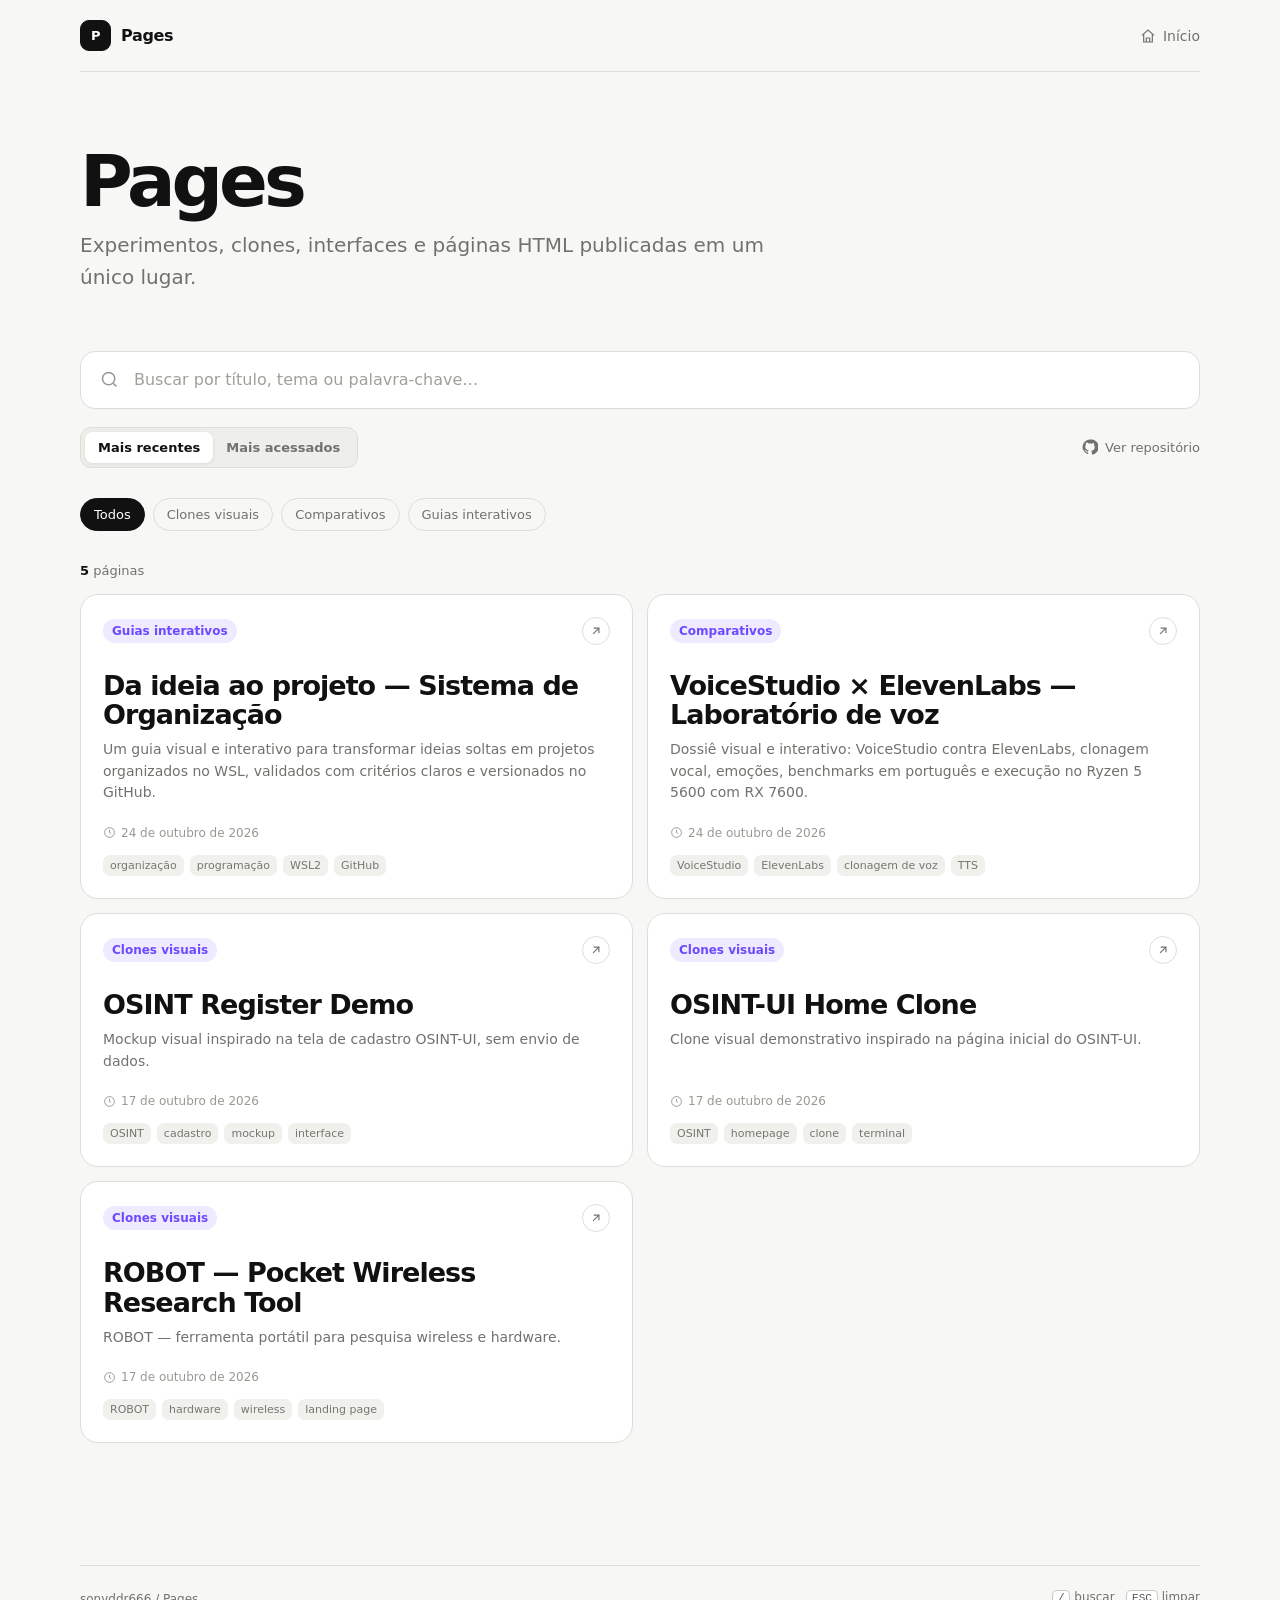
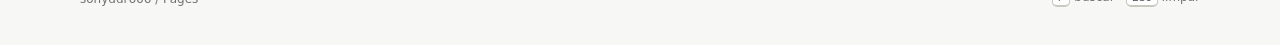
<file: index.html>
<!doctype html>
<html lang="pt-BR">
<head>
  <meta charset="utf-8">
  <meta name="viewport" content="width=device-width,initial-scale=1,viewport-fit=cover">
  <meta name="theme-color" content="#f7f7f5">
  <meta name="description" content="Catálogo das páginas HTML publicadas no repositório Pages.">
  <title>Pages — Catálogo</title>
  <style>
    :root{
      --bg:#f7f7f5;
      --surface:#ffffff;
      --surface-2:#f0f0ed;
      --text:#111111;
      --muted:#71716d;
      --muted-2:#999992;
      --line:#deded8;
      --line-dark:#c9c9c1;
      --accent:#6d4aff;
      --accent-soft:#eeeaff;
      --shadow:0 10px 35px rgba(0,0,0,.055);
      --radius:18px;
      --max:1120px;
    }

    *{box-sizing:border-box}
    html{scroll-behavior:smooth}
    body{
      margin:0;
      min-height:100vh;
      background:var(--bg);
      color:var(--text);
      font-family:Inter,ui-sans-serif,system-ui,-apple-system,BlinkMacSystemFont,"Segoe UI",sans-serif;
      -webkit-font-smoothing:antialiased;
    }
    a{color:inherit;text-decoration:none}
    button,input{font:inherit}
    button{color:inherit}
    .wrap{width:min(var(--max),calc(100% - 40px));margin:0 auto}

    .topbar{
      height:72px;
      display:flex;
      align-items:center;
      justify-content:space-between;
      border-bottom:1px solid var(--line);
    }
    .brand{
      display:flex;
      align-items:center;
      gap:10px;
      font-weight:750;
      letter-spacing:-.02em;
    }
    .brand-mark{
      width:31px;height:31px;border:1px solid #111;border-radius:9px;
      display:grid;place-items:center;background:#111;color:#fff;
      font-size:13px;font-weight:800;
    }
    .home-link{
      display:flex;align-items:center;gap:7px;
      font-size:14px;color:var(--muted);
      transition:.18s ease;
    }
    .home-link:hover{color:var(--text)}
    .home-link svg{width:16px;height:16px}

    .hero{padding:74px 0 38px}
    .hero h1{
      margin:0 0 12px;
      font-size:clamp(42px,7vw,72px);
      line-height:.98;
      letter-spacing:-.055em;
      font-weight:780;
    }
    .hero p{
      margin:0;
      max-width:700px;
      color:var(--muted);
      font-size:clamp(16px,2vw,20px);
      line-height:1.6;
    }

    .controls{padding:20px 0 26px}
    .searchbox{
      height:58px;
      display:flex;
      align-items:center;
      gap:12px;
      padding:0 18px;
      background:var(--surface);
      border:1px solid var(--line);
      border-radius:15px;
      box-shadow:0 1px 0 rgba(0,0,0,.02);
      transition:.18s ease;
    }
    .searchbox:focus-within{
      border-color:#b8b8af;
      box-shadow:0 0 0 4px rgba(0,0,0,.035);
    }
    .searchbox svg{width:21px;height:21px;color:var(--muted-2);flex:0 0 auto}
    .searchbox input{
      width:100%;
      height:100%;
      border:0;
      outline:0;
      background:transparent;
      color:var(--text);
      font-size:16px;
    }
    .searchbox input::placeholder{color:#a0a09a}

    .control-row{
      display:flex;
      align-items:center;
      justify-content:space-between;
      gap:16px;
      margin-top:18px;
    }
    .sort{
      display:inline-flex;
      padding:4px;
      border:1px solid var(--line);
      background:#eeeeea;
      border-radius:11px;
    }
    .sort button{
      border:0;
      background:transparent;
      cursor:pointer;
      padding:8px 13px;
      border-radius:8px;
      color:var(--muted);
      font-size:13px;
      font-weight:650;
      transition:.16s ease;
    }
    .sort button.active{
      background:var(--surface);
      color:var(--text);
      box-shadow:0 1px 4px rgba(0,0,0,.08);
    }
    .repo-link{
      font-size:13px;
      color:var(--muted);
      display:flex;align-items:center;gap:7px;
    }
    .repo-link:hover{color:var(--text)}
    .repo-link svg{width:16px;height:16px}

    .topics{
      display:flex;
      gap:8px;
      overflow-x:auto;
      scrollbar-width:none;
      padding:4px 0 22px;
    }
    .topics::-webkit-scrollbar{display:none}
    .topic{
      flex:0 0 auto;
      border:1px solid var(--line);
      background:transparent;
      padding:8px 13px;
      border-radius:999px;
      font-size:13px;
      color:var(--muted);
      cursor:pointer;
      transition:.16s ease;
    }
    .topic:hover{border-color:var(--line-dark);color:var(--text)}
    .topic.active{
      background:#111;
      color:#fff;
      border-color:#111;
    }

    .result-line{
      display:flex;
      align-items:center;
      justify-content:space-between;
      gap:14px;
      padding:10px 0 16px;
      color:var(--muted);
      font-size:13px;
    }
    .result-line strong{color:var(--text);font-weight:650}
    .clear{
      border:0;background:none;padding:0;cursor:pointer;
      color:var(--muted);font-size:13px;
    }
    .clear:hover{color:var(--text)}

    .grid{
      display:grid;
      grid-template-columns:repeat(2,minmax(0,1fr));
      gap:14px;
      padding-bottom:42px;
    }
    .card{
      min-width:0;
      min-height:240px;
      padding:22px;
      display:flex;
      flex-direction:column;
      border:1px solid var(--line);
      border-radius:var(--radius);
      background:var(--surface);
      transition:transform .18s ease,border-color .18s ease,box-shadow .18s ease;
      position:relative;
      overflow:hidden;
    }
    .card:hover{
      transform:translateY(-2px);
      border-color:var(--line-dark);
      box-shadow:var(--shadow);
    }
    .card:focus-visible{outline:3px solid rgba(109,74,255,.25);outline-offset:2px}
    .card-head{
      display:flex;
      align-items:center;
      justify-content:space-between;
      gap:12px;
      min-height:27px;
    }
    .category{
      font-size:12px;
      font-weight:700;
      color:var(--accent);
      background:var(--accent-soft);
      border-radius:999px;
      padding:5px 9px;
      max-width:70%;
      overflow:hidden;
      text-overflow:ellipsis;
      white-space:nowrap;
    }
    .arrow{
      width:28px;height:28px;border-radius:50%;
      display:grid;place-items:center;
      border:1px solid var(--line);
      color:var(--muted);
      transition:.18s ease;
    }
    .card:hover .arrow{
      background:#111;color:#fff;border-color:#111;
      transform:translate(1px,-1px);
    }
    .arrow svg{width:14px;height:14px}
    .card h2{
      margin:26px 0 10px;
      font-size:clamp(20px,2.4vw,27px);
      line-height:1.08;
      letter-spacing:-.035em;
    }
    .card .desc{
      margin:0 0 22px;
      color:var(--muted);
      line-height:1.55;
      font-size:14px;
      display:-webkit-box;
      -webkit-box-orient:vertical;
      -webkit-line-clamp:3;
      overflow:hidden;
    }
    .meta{
      margin-top:auto;
      display:flex;
      align-items:center;
      flex-wrap:wrap;
      gap:8px 13px;
      color:var(--muted-2);
      font-size:12px;
    }
    .meta span{display:inline-flex;align-items:center;gap:5px}
    .meta svg{width:13px;height:13px}
    .tag-row{
      display:flex;flex-wrap:wrap;gap:6px;
      margin-top:15px;
    }
    .tag{
      font-size:11px;
      color:#777770;
      background:var(--surface-2);
      border-radius:7px;
      padding:4px 7px;
    }
    .new-badge{
      color:#157347;
      background:#e8f6ed;
    }

    .empty{
      grid-column:1/-1;
      min-height:260px;
      border:1px dashed var(--line-dark);
      border-radius:var(--radius);
      display:grid;
      place-items:center;
      text-align:center;
      padding:36px;
      color:var(--muted);
      background:rgba(255,255,255,.42);
    }
    .empty strong{display:block;color:var(--text);font-size:18px;margin-bottom:7px}
    .empty code{font-size:12px;background:#eee;padding:2px 5px;border-radius:5px}

    .load-wrap{text-align:center;padding:0 0 80px}
    .load-more{
      display:none;
      border:1px solid var(--line-dark);
      background:var(--surface);
      color:var(--text);
      border-radius:11px;
      padding:11px 18px;
      cursor:pointer;
      font-weight:650;
      font-size:13px;
      transition:.16s ease;
    }
    .load-more:hover{background:#111;color:#fff;border-color:#111}
    .load-more.show{display:inline-flex}

    footer{
      border-top:1px solid var(--line);
      padding:24px 0 38px;
      color:var(--muted);
      font-size:12px;
    }
    .footer-row{
      display:flex;justify-content:space-between;align-items:center;
      gap:16px;flex-wrap:wrap;
    }
    kbd{
      border:1px solid var(--line-dark);
      border-bottom-width:2px;
      background:var(--surface);
      border-radius:5px;
      padding:1px 5px;
      font:11px/1.5 ui-monospace,SFMono-Regular,Menlo,monospace;
      color:#555;
    }

    @media(max-width:760px){
      .wrap{width:min(var(--max),calc(100% - 24px))}
      .topbar{height:62px}
      .hero{padding:52px 0 26px}
      .control-row{align-items:flex-start}
      .repo-link span{display:none}
      .grid{grid-template-columns:1fr}
      .card{min-height:220px}
    }
    @media(max-width:480px){
      .hero h1{font-size:46px}
      .hero p{font-size:15px}
      .searchbox{height:54px}
      .sort{width:100%}
      .sort button{flex:1}
      .control-row{display:block}
      .repo-link{display:none}
      .card{padding:19px}
      .card h2{margin-top:22px}
    }
    @media(prefers-reduced-motion:reduce){
      *,*::before,*::after{scroll-behavior:auto!important;transition:none!important}
    }
  </style>
</head>
<body>
  <div class="wrap">
    <header class="topbar">
      <a class="brand" href="./" aria-label="Página inicial">
        <span class="brand-mark">P</span>
        <span>Pages</span>
      </a>
      <a class="home-link" href="./" aria-label="Início">
        <svg viewBox="0 0 24 24" fill="none" stroke="currentColor" stroke-width="1.8" aria-hidden="true"><path d="m3 11 9-8 9 8"/><path d="M5.5 9.5V21h13V9.5"/><path d="M9.5 21v-6h5v6"/></svg>
        Início
      </a>
    </header>

    <main>
      <section class="hero">
        <h1>Pages</h1>
        <p>Experimentos, clones, interfaces e páginas HTML publicadas em um único lugar.</p>
      </section>

      <section class="controls" aria-label="Busca e filtros">
        <label class="searchbox">
          <svg viewBox="0 0 24 24" fill="none" stroke="currentColor" stroke-width="1.8" aria-hidden="true"><circle cx="11" cy="11" r="7"/><path d="m20 20-3.6-3.6"/></svg>
          <input id="search" type="search" placeholder="Buscar por título, tema ou palavra-chave…" autocomplete="off" spellcheck="false">
        </label>

        <div class="control-row">
          <div class="sort" role="group" aria-label="Ordenação">
            <button id="recentBtn" class="active" type="button">Mais recentes</button>
            <button id="popularBtn" type="button">Mais acessados</button>
          </div>

          <a class="repo-link" href="https://github.com/sonyddr666/Pages" target="_blank" rel="noopener">
            <svg viewBox="0 0 24 24" fill="currentColor" aria-hidden="true"><path d="M12 .8a11.2 11.2 0 0 0-3.54 21.82c.56.1.76-.24.76-.54v-2.16c-3.12.68-3.78-1.32-3.78-1.32-.51-1.3-1.25-1.65-1.25-1.65-1.02-.7.08-.68.08-.68 1.13.08 1.73 1.16 1.73 1.16 1 1.72 2.63 1.22 3.27.93.1-.73.39-1.22.71-1.5-2.49-.28-5.1-1.24-5.1-5.53 0-1.22.43-2.22 1.16-3-.12-.28-.5-1.42.1-2.96 0 0 .94-.3 3.08 1.15A10.7 10.7 0 0 1 12 6.84c.95 0 1.9.13 2.8.38 2.13-1.45 3.07-1.15 3.07-1.15.6 1.54.22 2.68.11 2.96.72.78 1.15 1.78 1.15 3 0 4.3-2.62 5.24-5.12 5.52.4.35.76 1.03.76 2.08v3.08c0 .3.2.65.77.54A11.2 11.2 0 0 0 12 .8Z"/></svg>
            <span>Ver repositório</span>
          </a>
        </div>
      </section>

      <nav class="topics" id="topics" aria-label="Categorias"></nav>

      <div class="result-line">
        <span id="count"><strong>0</strong> páginas</span>
        <button class="clear" id="clearBtn" type="button" hidden>Limpar filtros</button>
      </div>

      <section class="grid" id="grid" aria-live="polite"></section>

      <div class="load-wrap">
        <button id="loadMore" class="load-more" type="button">Carregar mais</button>
      </div>
    </main>

    <footer>
      <div class="footer-row">
        <span>sonyddr666 / Pages</span>
        <span><kbd>/</kbd> buscar &nbsp; <kbd>ESC</kbd> limpar</span>
      </div>
    </footer>
  </div>

  <script>
    const $ = s => document.querySelector(s);
    const grid = $('#grid');
    const topics = $('#topics');
    const search = $('#search');
    const count = $('#count');
    const clearBtn = $('#clearBtn');
    const recentBtn = $('#recentBtn');
    const popularBtn = $('#popularBtn');
    const loadMore = $('#loadMore');

    let pages = [];
    let category = 'Todos';
    let sortMode = 'recent';
    let visible = 12;

    const esc = (value='') => String(value).replace(/[&<>"']/g, char => ({
      '&':'&amp;','<':'&lt;','>':'&gt;','"':'&quot;',"'":'&#39;'
    }[char]));

    const normalize = value => String(value || '')
      .normalize('NFD')
      .replace(/[\u0300-\u036f]/g,'')
      .toLowerCase();

    const parseDate = value => {
      const time = Date.parse(value || '');
      return Number.isFinite(time) ? time : 0;
    };

    const isNew = value => {
      const time = parseDate(value);
      return time && (Date.now() - time) < 1000 * 60 * 60 * 24 * 10;
    };

    const formatDate = value => {
      if (!value) return 'Sem data';
      const date = new Date(value.includes('T') ? value : value + 'T12:00:00');
      if (Number.isNaN(date.getTime())) return value;
      return new Intl.DateTimeFormat('pt-BR', {
        day:'numeric', month:'long', year:'numeric'
      }).format(date);
    };

    function pageHref(page){
      const file = page.file || '';
      if (/^https?:\/\//i.test(file)) return file;
      if (file.startsWith('./') || file.startsWith('../') || file.startsWith('/')) return file;
      return './paginas/' + file.split('/').map(encodeURIComponent).join('/');
    }

    function getCategory(page){
      return String(page.category || (page.tags && page.tags[0]) || 'Outros').trim() || 'Outros';
    }

    function getViews(page){
      const value = Number(page.views ?? page.accesses ?? page.hits ?? 0);
      return Number.isFinite(value) ? value : 0;
    }

    function renderTopics(){
      const categories = [...new Set(pages.map(getCategory))].sort((a,b) => a.localeCompare(b,'pt-BR'));
      const all = ['Todos', ...categories];
      topics.innerHTML = all.map(name => `
        <button type="button" class="topic ${name === category ? 'active' : ''}" data-category="${esc(name)}">
          ${esc(name)}
        </button>
      `).join('');

      topics.querySelectorAll('.topic').forEach(btn => {
        btn.addEventListener('click', () => {
          category = btn.dataset.category;
          visible = 12;
          renderTopics();
          render();
        });
      });
    }

    function filteredPages(){
      const q = normalize(search.value.trim());
      let list = pages.filter(page => {
        const categoryOk = category === 'Todos' || getCategory(page) === category;
        if (!categoryOk) return false;

        if (!q) return true;
        const searchable = [
          page.title,
          page.description,
          page.file,
          getCategory(page),
          ...(page.tags || [])
        ].join(' ');
        return normalize(searchable).includes(q);
      });

      list.sort((a,b) => {
        if (sortMode === 'popular') {
          return getViews(b) - getViews(a) || parseDate(b.created) - parseDate(a.created);
        }
        return parseDate(b.created) - parseDate(a.created) ||
               String(a.title || '').localeCompare(String(b.title || ''),'pt-BR');
      });

      return list;
    }

    function cardHTML(page){
      const cat = getCategory(page);
      const tags = (page.tags || []).filter(tag => normalize(tag) !== normalize(cat)).slice(0,4);
      const views = getViews(page);
      const readTime = page.readTime || page.read_time || page.time || '';

      return `
        <a class="card" href="${esc(pageHref(page))}" ${/^https?:\/\//i.test(page.file || '') ? 'target="_blank" rel="noopener"' : ''}>
          <div class="card-head">
            <span class="category ${isNew(page.created) ? 'new-badge' : ''}">${isNew(page.created) ? 'Novo' : esc(cat)}</span>
            <span class="arrow" aria-hidden="true">
              <svg viewBox="0 0 24 24" fill="none" stroke="currentColor" stroke-width="2"><path d="M7 17 17 7"/><path d="M8 7h9v9"/></svg>
            </span>
          </div>

          <h2>${esc(page.title || page.file || 'Página sem título')}</h2>
          <p class="desc">${esc(page.description || 'Página HTML publicada no catálogo.')}</p>

          <div class="meta">
            <span>
              <svg viewBox="0 0 24 24" fill="none" stroke="currentColor" stroke-width="1.8"><circle cx="12" cy="12" r="9"/><path d="M12 7v5l3 2"/></svg>
              ${esc(formatDate(page.created))}
            </span>
            ${readTime ? `<span>${esc(readTime)}</span>` : ''}
            ${views ? `<span>
              <svg viewBox="0 0 24 24" fill="none" stroke="currentColor" stroke-width="1.8"><path d="M2.5 12s3.5-6 9.5-6 9.5 6 9.5 6-3.5 6-9.5 6-9.5-6-9.5-6Z"/><circle cx="12" cy="12" r="2.5"/></svg>
              ${views.toLocaleString('pt-BR')}
            </span>` : ''}
          </div>

          ${tags.length ? `<div class="tag-row">${tags.map(tag => `<span class="tag">${esc(tag)}</span>`).join('')}</div>` : ''}
        </a>
      `;
    }

    function render(){
      const list = filteredPages();
      const shown = list.slice(0, visible);

      count.innerHTML = `<strong>${list.length}</strong> ${list.length === 1 ? 'página' : 'páginas'}`;
      clearBtn.hidden = !(search.value.trim() || category !== 'Todos');

      if (!list.length) {
        grid.innerHTML = `
          <div class="empty">
            <div>
              <strong>${pages.length ? 'Nada encontrado' : 'Nenhuma página publicada ainda'}</strong>
              ${pages.length
                ? 'Tente outro termo ou limpe os filtros.'
                : 'Quando um HTML for cadastrado em <code>pages.json</code>, ele aparece aqui automaticamente.'}
            </div>
          </div>`;
        loadMore.classList.remove('show');
        return;
      }

      grid.innerHTML = shown.map(cardHTML).join('');
      loadMore.classList.toggle('show', visible < list.length);
    }

    function clearFilters(){
      search.value = '';
      category = 'Todos';
      visible = 12;
      renderTopics();
      render();
    }

    function setSort(mode){
      sortMode = mode;
      visible = 12;
      recentBtn.classList.toggle('active', mode === 'recent');
      popularBtn.classList.toggle('active', mode === 'popular');
      render();
    }

    async function load(){
      try{
        const response = await fetch('./pages.json?v=' + Date.now(), {cache:'no-store'});
        if(!response.ok) throw new Error('HTTP ' + response.status);

        const data = await response.json();
        pages = Array.isArray(data) ? data : Array.isArray(data.pages) ? data.pages : [];

        renderTopics();
        render();
      }catch(error){
        console.error('Falha ao carregar pages.json:', error);
        grid.innerHTML = `
          <div class="empty">
            <div>
              <strong>Não foi possível carregar o catálogo</strong>
              Verifique se <code>pages.json</code> existe e contém JSON válido.
            </div>
          </div>`;
        count.innerHTML = '<strong>0</strong> páginas';
      }
    }

    search.addEventListener('input', () => {
      visible = 12;
      render();
    });

    clearBtn.addEventListener('click', clearFilters);
    recentBtn.addEventListener('click', () => setSort('recent'));
    popularBtn.addEventListener('click', () => setSort('popular'));

    loadMore.addEventListener('click', () => {
      visible += 12;
      render();
    });

    document.addEventListener('keydown', event => {
      if (event.key === '/' && document.activeElement !== search) {
        event.preventDefault();
        search.focus();
      }
      if (event.key === 'Escape') {
        clearFilters();
        search.blur();
      }
    });

    load();
  </script>
</body>
</html>
</file>
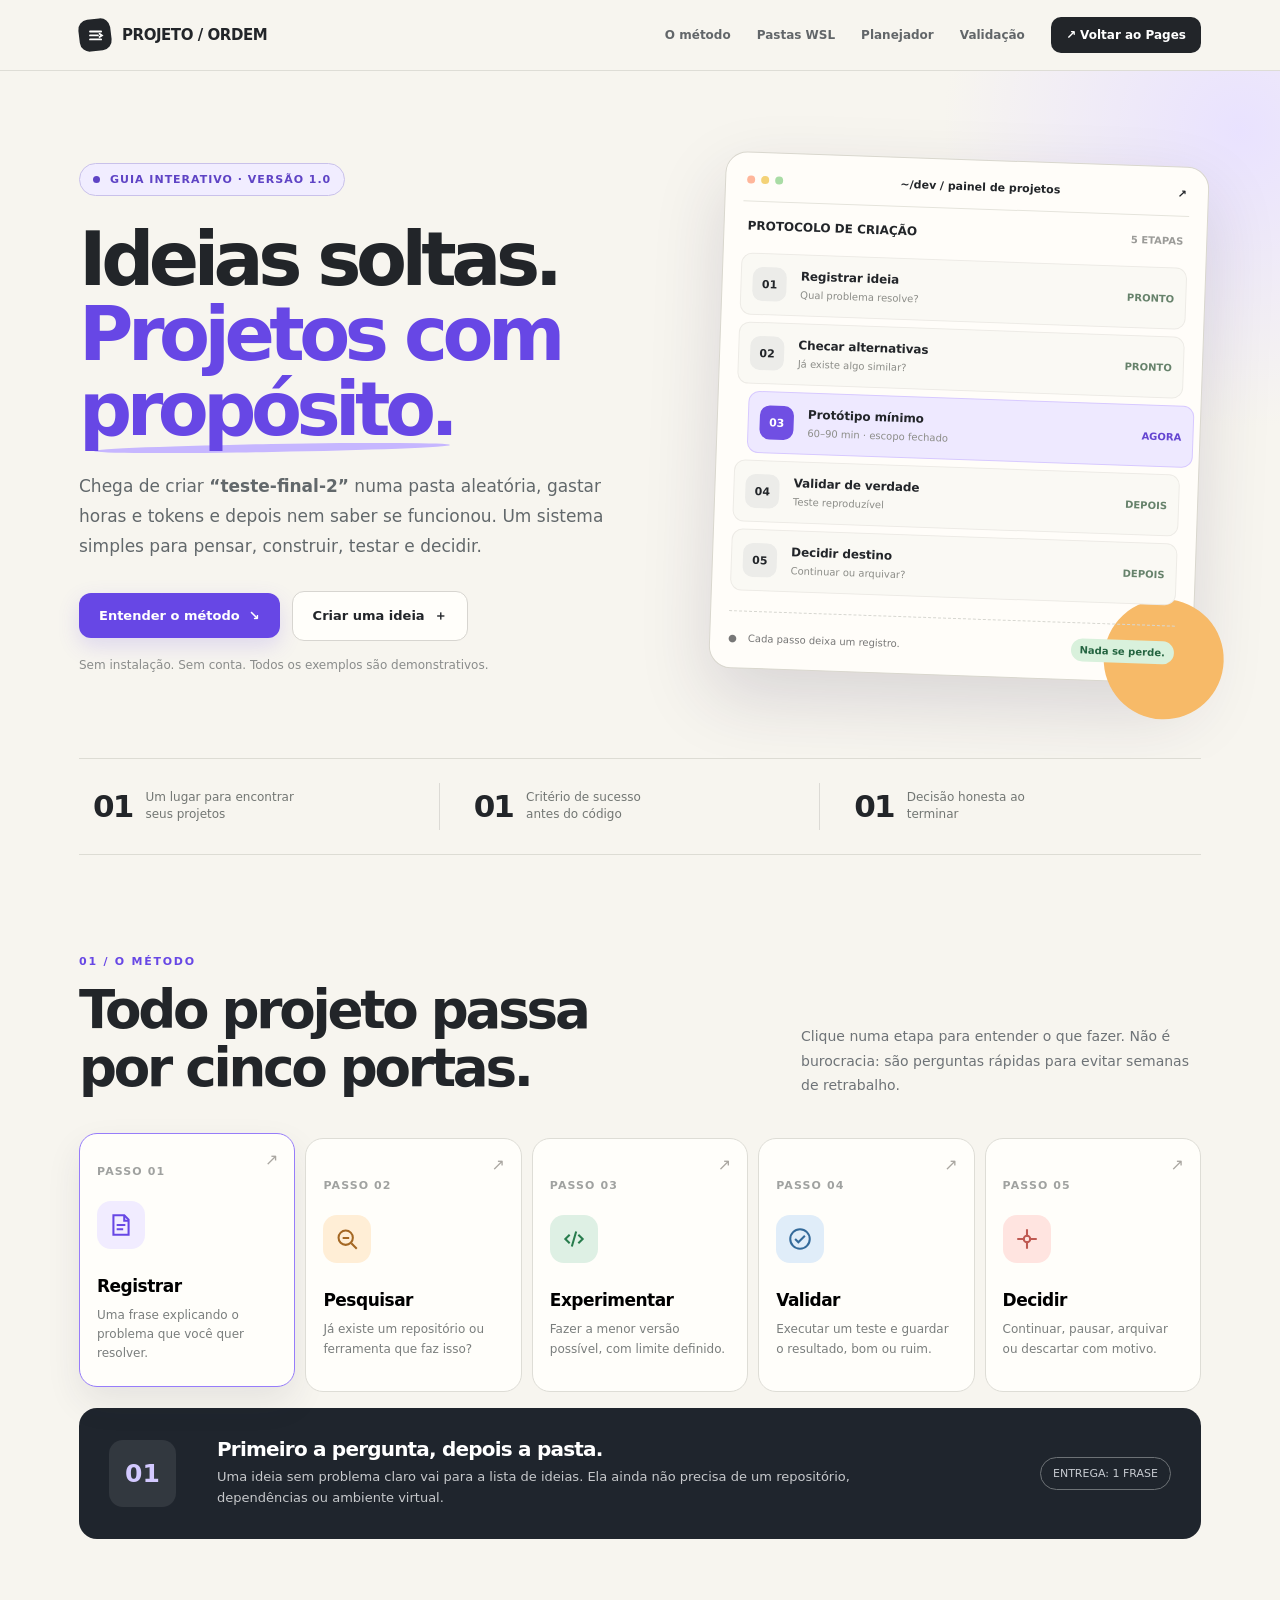
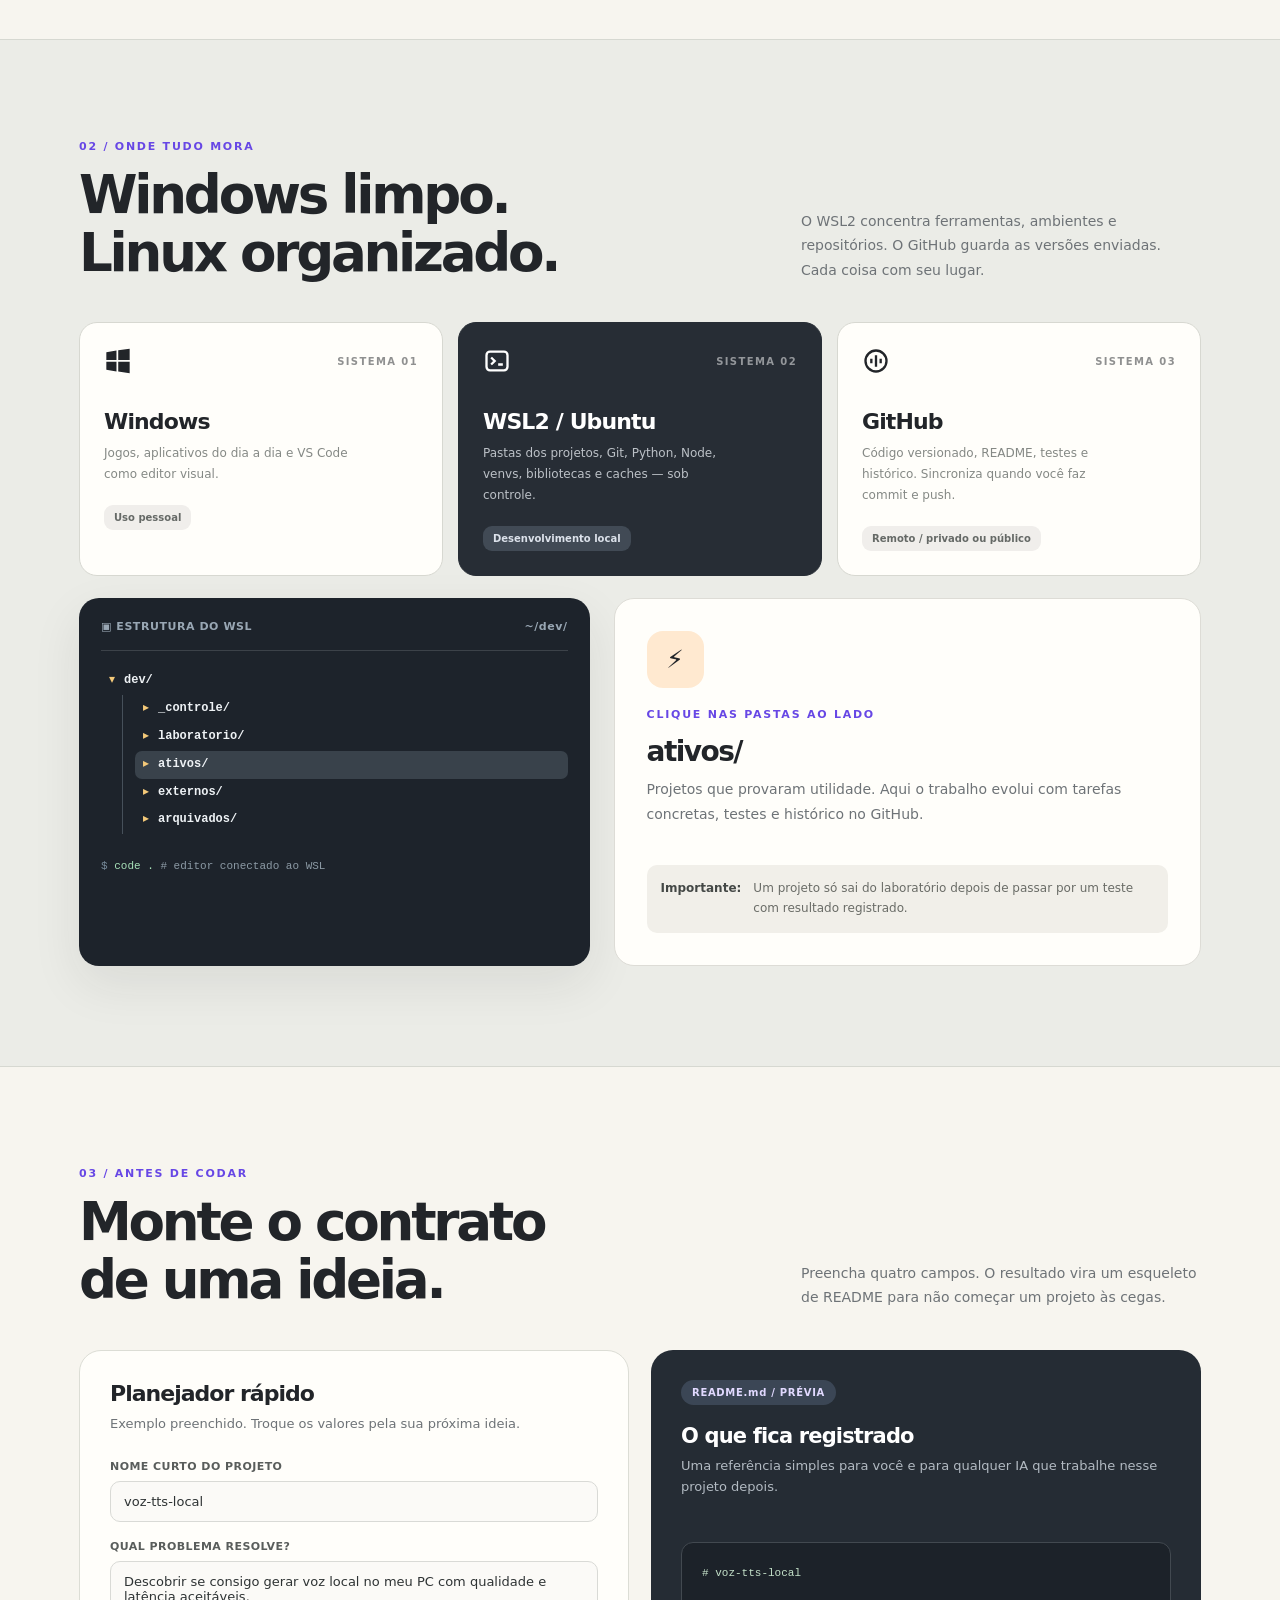
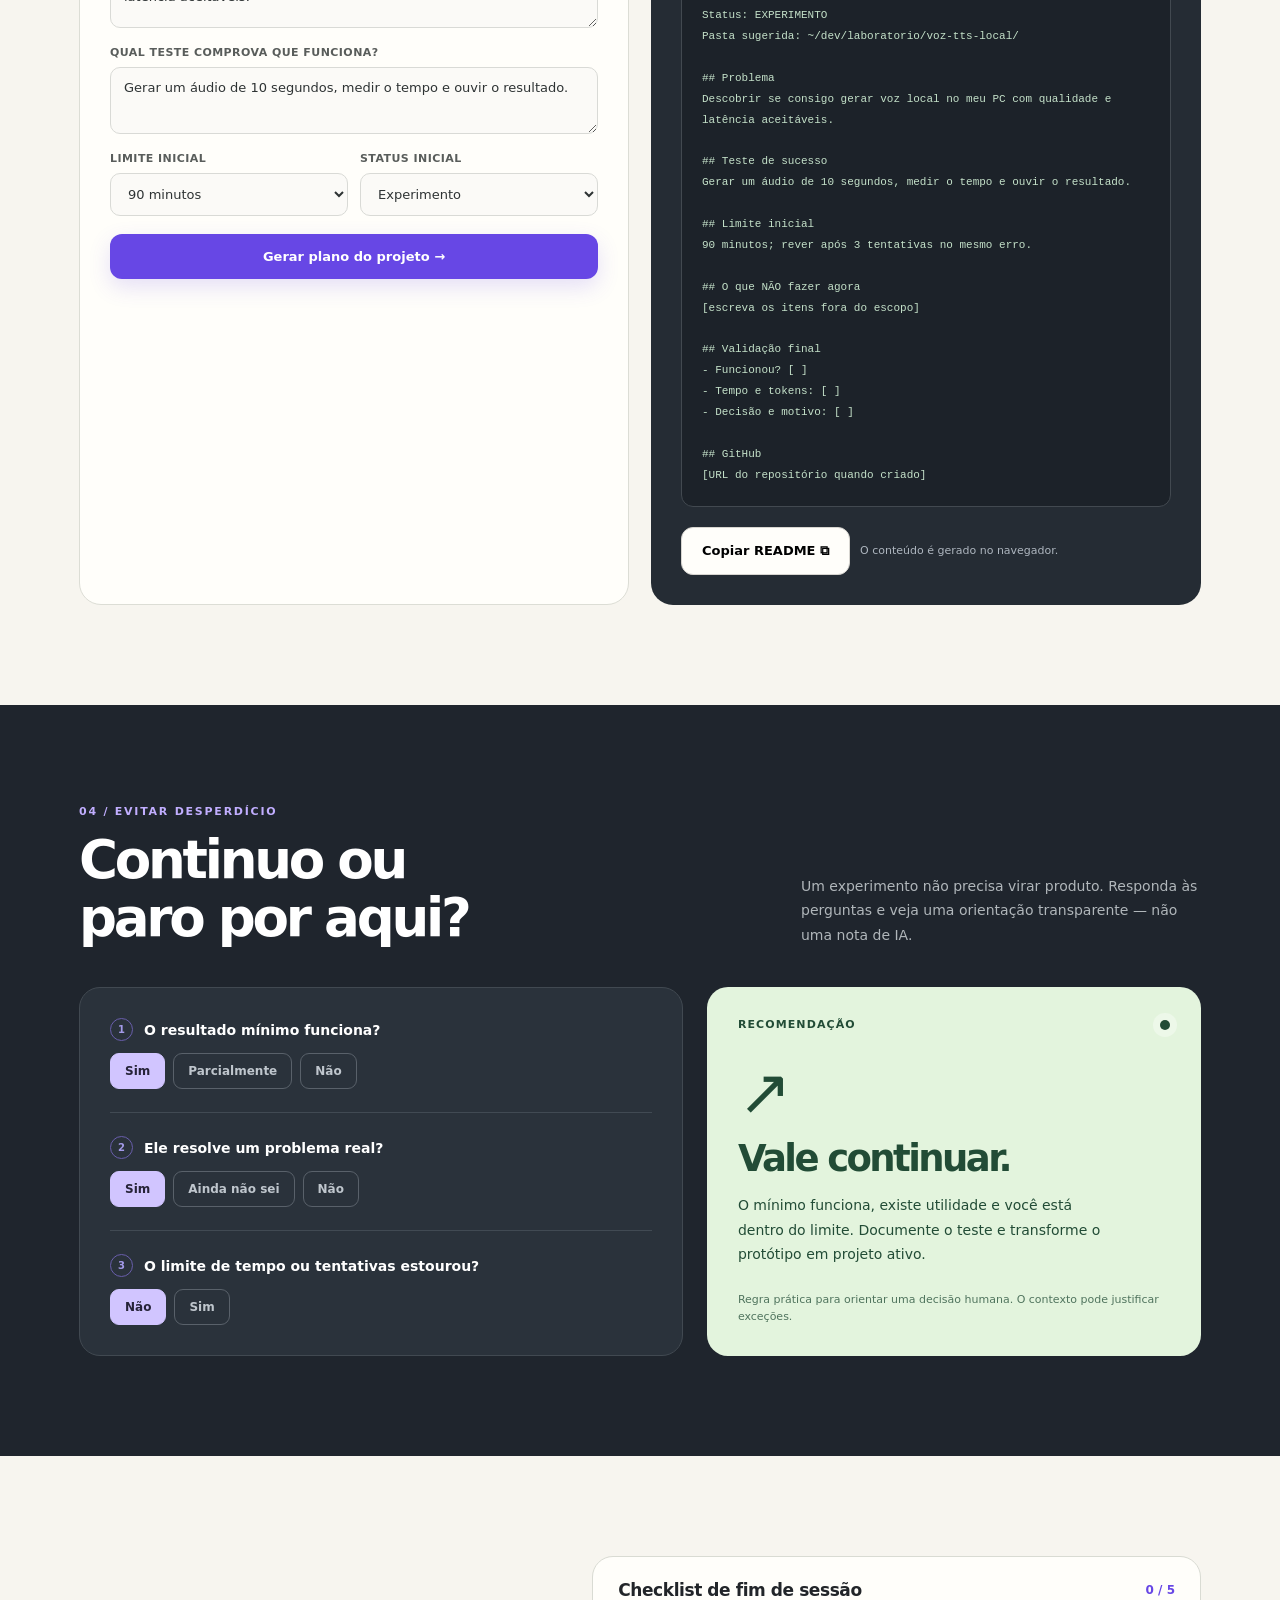
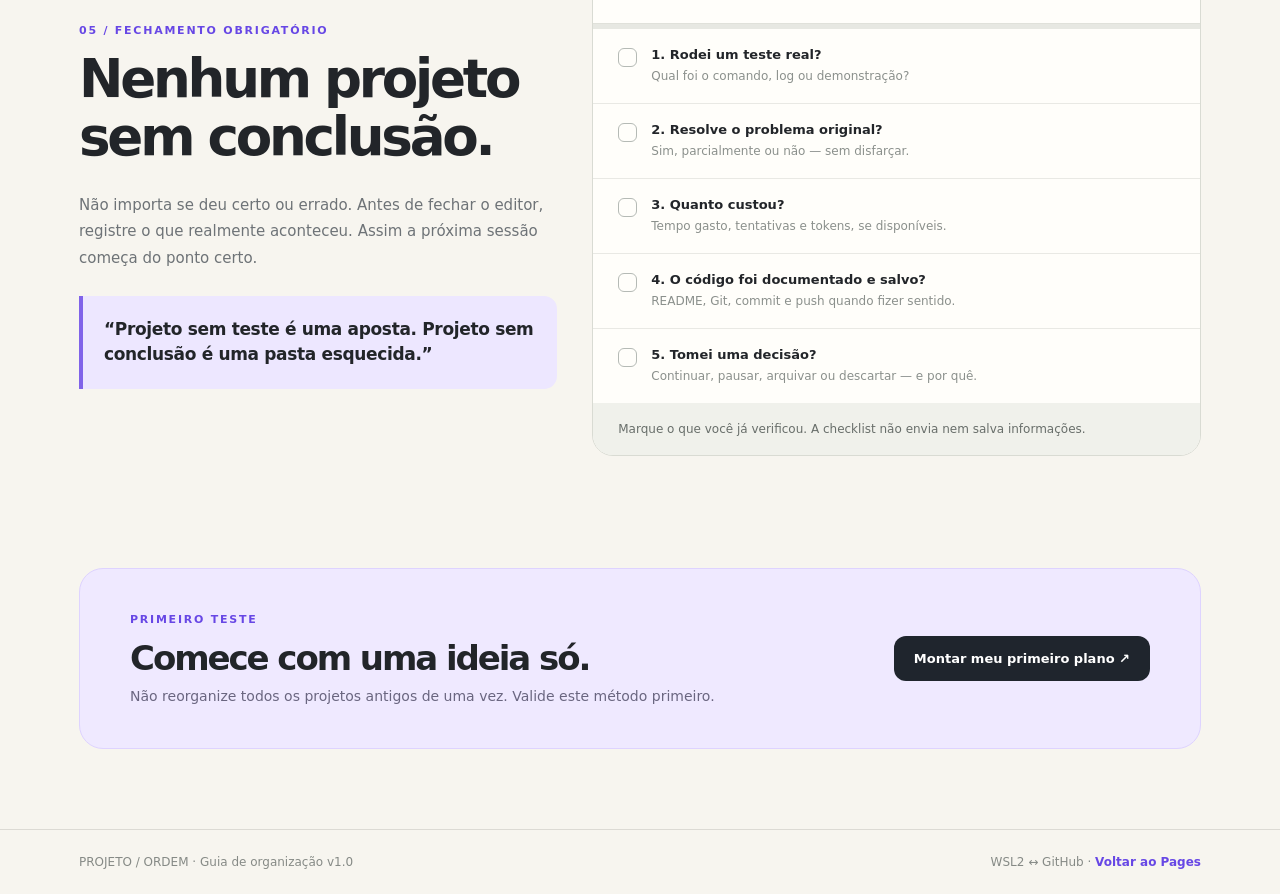
<file: paginas/organizacao-projetos.html>
<!doctype html>
<html lang="pt-BR">
<head>
  <meta charset="utf-8">
  <meta name="viewport" content="width=device-width, initial-scale=1, viewport-fit=cover">
  <meta name="theme-color" content="#f7f5ef">
  <meta name="description" content="Um guia visual e interativo para transformar ideias soltas em projetos organizados no WSL, validados com critérios claros e versionados no GitHub.">
  <meta name="category" content="Guias interativos">
  <meta name="keywords" content="organização, programação, WSL2, GitHub, projetos, produtividade, validação, tokens">
  <title>Da ideia ao projeto — Sistema de Organização</title>
  <style>
    :root {
      --paper:#f7f5ef; --white:#fffefa; --ink:#222529; --muted:#6e7377; --line:#dcded8;
      --violet:#6747e5; --violet-light:#ede8ff; --orange:#f5a54b; --peach:#ffe9d0;
      --mint:#d7f3d7; --green:#2b7353; --night:#1f252d;
      --shadow:0 18px 50px rgba(29,31,37,.085);
      --round:24px; --width:1170px;
    }
    * {box-sizing:border-box}
    html {scroll-behavior:smooth;scroll-padding-top:88px}
    body {margin:0;background:var(--paper);color:var(--ink);font-family:Inter,ui-sans-serif,system-ui,-apple-system,BlinkMacSystemFont,"Segoe UI",sans-serif;-webkit-font-smoothing:antialiased}
    button,input,select,textarea {font:inherit}
    button {cursor:pointer}
    a {color:inherit;text-decoration:none}
    a:focus-visible,button:focus-visible,input:focus-visible,textarea:focus-visible,select:focus-visible {outline:3px solid #aa97ff;outline-offset:3px}
    .wrap {max-width:var(--width);margin:auto;padding:0 24px}
    .caps {font-size:11px;letter-spacing:.16em;text-transform:uppercase;font-weight:850}
    .muted {color:var(--muted)}
    .eyebrow {display:inline-flex;align-items:center;gap:10px;border:1px solid #c9c1ea;background:#f1edff;color:#5e43c5;padding:9px 13px;border-radius:99px;font-size:11px;letter-spacing:.09em;font-weight:800;text-transform:uppercase}
    .dot {display:inline-block;width:7px;height:7px;border-radius:50%;background:currentColor}
    .topbar {position:sticky;top:0;z-index:40;background:rgba(247,245,239,.92);backdrop-filter:blur(18px);border-bottom:1px solid #deddd6}
    .topbar-inner {min-height:70px;display:flex;align-items:center;gap:26px}
    .brand {display:flex;align-items:center;gap:11px;font-size:15px;font-weight:900;white-space:nowrap;letter-spacing:-.03em}
    .brand-icon {display:grid;place-items:center;width:32px;height:32px;background:var(--ink);color:white;border-radius:10px;transform:rotate(-7deg)}
    .brand-icon svg {transform:rotate(7deg)}
    .nav {display:flex;align-items:center;gap:26px;margin-left:auto}
    .nav a {font-size:12px;font-weight:750;color:#626669;transition:color .2s}
    .nav a:hover {color:var(--violet)}
    .top-cta {padding:11px 15px;background:var(--ink);color:white;border-radius:10px;font-size:12px;font-weight:800;white-space:nowrap}
    .top-cta:hover {background:#393b42}
    .hero {position:relative;overflow:hidden;padding:88px 0 82px}
    .hero::before {content:"";position:absolute;width:600px;height:600px;border-radius:50%;background:radial-gradient(circle,#e9e2ff 0%,rgba(233,226,255,0) 70%);right:-260px;top:-240px;pointer-events:none}
    .hero-grid {position:relative;display:grid;grid-template-columns:1.08fr .92fr;align-items:center;gap:70px}
    h1,h2,h3,p {margin-top:0}
    h1 {font-size:clamp(48px,5.8vw,82px);line-height:1.005;letter-spacing:-.074em;margin:27px 0 24px;font-weight:850}
    .under {position:relative;color:var(--violet)}
    .under::after {content:"";position:absolute;left:4%;right:1%;bottom:1px;height:8px;border-radius:50%;background:#c6b6ff;z-index:-1;transform:rotate(-1deg)}
    .hero-desc {font-size:17px;line-height:1.77;color:#62686b;max-width:540px;margin-bottom:29px}
    .action-row {display:flex;flex-wrap:wrap;gap:12px;align-items:center}
    .button {border:0;border-radius:12px;padding:15px 20px;font-weight:800;font-size:13px;display:inline-flex;align-items:center;justify-content:center;gap:9px;transition:transform .2s,box-shadow .2s}
    .button:hover {transform:translateY(-2px)}
    .button.primary {background:var(--violet);color:#fff;box-shadow:0 8px 21px #6747e52b}
    .button.secondary {background:var(--white);border:1px solid #d7d5d0}
    .button.dark {background:var(--night);color:white}
    .button.ghost {background:transparent;border:1px solid #c9cbc6}
    .helper {font-size:12px;color:#8a8c8b;margin:17px 0 0}
    .hero-board {position:relative;background:#fffdf9;border:1px solid #d9d7ce;border-radius:22px;box-shadow:0 28px 70px rgba(44,33,73,.15);padding:18px;transform:rotate(2deg)}
    .hero-board::before {content:"";position:absolute;width:120px;height:120px;border-radius:50%;background:#f7ba68;right:-32px;bottom:-37px;z-index:-1}
    .board-top {display:flex;align-items:center;justify-content:space-between;border-bottom:1px solid #e5e4dc;padding:2px 3px 15px;margin-bottom:17px;font-size:11px;font-weight:800}
    .dots {display:flex;gap:6px}.dots i {display:block;width:8px;height:8px;background:#d1d2d0;border-radius:50%}.dots i:first-child {background:#ffb69b}.dots i:nth-child(2) {background:#f4d277}.dots i:nth-child(3) {background:#a9dca5}
    .board-label {display:flex;justify-content:space-between;align-items:center;padding:0 5px 13px;font-size:12px;font-weight:850}.board-label span {font-size:10px;color:#9b9b98}
    .mini-step {display:grid;grid-template-columns:37px 1fr auto;gap:11px;align-items:center;margin:7px 0;padding:13px 11px;border:1px solid #edebe6;border-radius:11px;background:#faf9f4;transition:transform .2s}
    .mini-step.current {transform:translateX(12px);background:#eee9ff;border-color:#d7c9ff}
    .mini-step .n {display:grid;place-items:center;background:#ecece9;border-radius:10px;width:34px;height:34px;font-size:11px;font-weight:900}
    .mini-step.current .n {background:#704fe3;color:#fff}
    .mini-step b {display:block;font-size:12px;letter-spacing:-.01em}.mini-step small {font-size:10px;color:#8c8d88}.mini-step em {font-size:10px;color:#66826b;font-style:normal;font-weight:800}
    .mini-step.current em {color:#6445d1}
    .board-foot {border-top:1px dashed #d7d7d1;margin-top:20px;padding-top:15px;display:flex;align-items:center;gap:11px;font-size:10px;color:#777}
    .board-foot strong {margin-left:auto;background:#d9f1dc;color:#246440;border-radius:20px;padding:6px 9px}
    .stat-strip {display:grid;grid-template-columns:repeat(3,1fr);gap:20px;border-top:1px solid #dddcd4;border-bottom:1px solid #dddcd4;padding:24px 0}
    .stat {display:flex;align-items:center;gap:13px;padding:6px 14px}.stat:not(:last-child) {border-right:1px solid #dcdad5}
    .stat b {font-size:31px;line-height:1;letter-spacing:-.06em}.stat span {font-size:12px;color:#727673;max-width:150px;line-height:1.45}
    section {scroll-margin-top:90px}
    .section {padding:100px 0}
    .section-head {display:flex;justify-content:space-between;align-items:flex-end;gap:24px;margin-bottom:40px}
    .section-kicker {color:var(--violet);margin-bottom:14px}
    h2 {font-size:clamp(35px,4.15vw,55px);line-height:1.09;letter-spacing:-.061em;margin-bottom:0;font-weight:850}
    .section-sub {max-width:400px;font-size:14px;color:var(--muted);line-height:1.75;margin:0}
    .flow-grid {display:grid;grid-template-columns:repeat(5,minmax(0,1fr));gap:10px}
    .flow-card {text-align:left;background:var(--white);border:1px solid #deddd6;border-radius:18px;padding:22px 17px 18px;min-height:254px;position:relative;transition:transform .2s,border-color .2s,box-shadow .2s}
    .flow-card:hover,.flow-card.active {transform:translateY(-5px);border-color:#977dfa;box-shadow:0 15px 35px #312b4416}
    .flow-card .flow-num {font-size:11px;color:#a0a2a0;letter-spacing:.1em;font-weight:900}
    .flow-icon {margin:22px 0 27px;display:grid;place-items:center;width:48px;height:48px;border-radius:14px;background:#f1ecff;color:var(--violet)}
    .flow-card:nth-child(2) .flow-icon {background:#ffeed6;color:#a46723}.flow-card:nth-child(3) .flow-icon {background:#def0e4;color:#287c4d}.flow-card:nth-child(4) .flow-icon {background:#e0edf9;color:#346a9a}.flow-card:nth-child(5) .flow-icon {background:#ffe4e0;color:#bf5952}
    .flow-card h3 {font-size:17px;margin:0 0 10px;letter-spacing:-.03em}
    .flow-card p {font-size:12px;color:#7a7e7d;line-height:1.6;margin:0}
    .flow-card:after {content:"↗";position:absolute;top:16px;right:16px;font-size:16px;color:#aaa7a1}
    .flow-detail {display:grid;grid-template-columns:90px 1fr auto;align-items:center;gap:18px;background:var(--night);color:#fff;padding:23px 30px;border-radius:18px;margin-top:16px;min-height:131px}
    .step-counter {width:67px;height:67px;border-radius:14px;display:grid;place-items:center;background:#ffffff16;color:#d3c9ff;font-size:25px;font-weight:850}
    .flow-detail h3 {margin:0 0 6px;font-size:20px;letter-spacing:-.04em}.flow-detail p {margin:0;color:#c6c8cb;font-size:13px;line-height:1.6;max-width:700px}
    .detail-tag {padding:9px 12px;border:1px solid #6d7276;color:#c7cbd1;border-radius:30px;font-size:11px;white-space:nowrap}
    .architecture {background:#ebece7;border-top:1px solid #d6d8d1;border-bottom:1px solid #d6d8d1}
    .system-cards {display:grid;grid-template-columns:repeat(3,1fr);gap:15px;position:relative}
    .system-card {position:relative;min-height:230px;border:1px solid #d7d8d1;background:#fffefa;padding:24px;border-radius:18px;overflow:hidden}
    .system-card:nth-child(2) {background:#272d35;color:#fff;border-color:#272d35}
    .sys-top {display:flex;align-items:center;justify-content:space-between;margin-bottom:34px}.system-card svg {width:28px;height:28px}
    .sys-id {font-size:10px;letter-spacing:.14em;font-weight:800;opacity:.5}
    .system-card h3 {font-size:22px;letter-spacing:-.04em;margin:0 0 9px}.system-card p {font-size:12px;line-height:1.75;color:#858985;margin:0;max-width:250px}.system-card:nth-child(2) p {color:#bcc1c7}
    .sys-chip {display:inline-block;margin-top:20px;padding:7px 10px;background:#f0eeeb;border-radius:9px;font-size:10px;font-weight:800;color:#656966}.system-card:nth-child(2) .sys-chip {background:#414a55;color:#dce2eb}
    .arch-grid {display:grid;grid-template-columns:.93fr 1.07fr;gap:24px;margin-top:22px}
    .terminal {background:#1d232b;color:#dce2e5;border-radius:20px;padding:22px;box-shadow:var(--shadow);overflow:hidden}
    .terminal-head {display:flex;align-items:center;justify-content:space-between;border-bottom:1px solid #3c4249;padding-bottom:17px;margin-bottom:16px;color:#99a7b4;font-size:11px;font-weight:800;letter-spacing:.05em}
    .terminal-body {font-family:ui-monospace,SFMono-Regular,Consolas,"Liberation Mono",monospace;font-size:12px;line-height:2.15}
    .tree-line {display:flex;align-items:center;gap:9px;border-radius:7px;padding:1px 8px;color:#b8c4cb}
    .tree-line b {font-weight:650;color:#eef2f5}
    .tree-line[data-folder] {cursor:pointer}
    .tree-line[data-folder]:hover,.tree-line.sel {background:#39424b;color:white}
    .tree-indent {margin-left:21px;border-left:1px solid #46505a;padding-left:12px}
    .dir-mark {color:#f4c979}
    .file-mark {color:#9da4aa}
    .folder-inspect {background:var(--white);border:1px solid #dddcd6;border-radius:20px;padding:32px;display:flex;flex-direction:column;justify-content:center;min-height:340px}
    .folder-inspect .folder-mark {width:57px;height:57px;display:grid;place-items:center;border-radius:16px;background:var(--peach);font-size:25px;margin-bottom:20px}
    .folder-inspect h3 {font-size:28px;letter-spacing:-.055em;margin:0 0 9px}
    .folder-inspect p {color:var(--muted);line-height:1.75;font-size:14px;min-height:74px}
    .note {display:flex;align-items:flex-start;gap:12px;font-size:12px;color:#6a6c67;padding:14px;background:#f1efe9;border-radius:10px;line-height:1.65}
    .note strong {color:#444846}
    .planner-grid {display:grid;grid-template-columns:1fr 1fr;gap:22px}
    .panel {border:1px solid #dcddd5;background:var(--white);border-radius:22px;padding:30px}
    .panel h3 {font-size:22px;letter-spacing:-.045em;margin-bottom:8px}.panel-lead {font-size:13px;line-height:1.6;color:var(--muted);margin-bottom:25px}
    .field {margin-bottom:18px}.field label {display:block;font-size:11px;letter-spacing:.04em;font-weight:850;margin-bottom:8px;color:#595d5b}
    .field input,.field textarea,.field select {display:block;width:100%;border:1px solid #d9dad6;border-radius:10px;background:#fbfaf7;color:#2e3334;padding:12px 13px;font-size:13px;outline:none;transition:border-color .15s,box-shadow .15s}
    .field input:focus,.field textarea:focus,.field select:focus {border-color:#9988e9;box-shadow:0 0 0 3px #e8e2ff}
    .field textarea {resize:vertical;min-height:67px}
    .dual {display:grid;grid-template-columns:1fr 1fr;gap:12px}
    .plan-out {background:#252c34;color:#fff;border-radius:22px;padding:30px;display:flex;flex-direction:column;min-width:0}
    .plan-out h3 {font-size:21px;letter-spacing:-.04em;margin:0 0 8px}.plan-out .panel-lead {color:#b2bac2}
    .pill {align-self:flex-start;background:#3b4655;color:#e1d9ff;border-radius:99px;padding:7px 11px;font-size:10px;font-weight:800;letter-spacing:.07em}
    .readme {font-family:ui-monospace,SFMono-Regular,Consolas,"Liberation Mono",monospace;white-space:pre-wrap;word-break:break-word;background:#1c2229;border:1px solid #424950;border-radius:12px;padding:20px;font-size:11px;line-height:1.9;color:#c4e1c9;flex:1;min-height:280px;margin:20px 0}
    .plan-foot {display:flex;align-items:center;gap:10px;flex-wrap:wrap}.plan-foot span {color:#aeb6bf;font-size:11px}
    .decision {background:var(--night);color:white}
    .decision .section-kicker {color:#c1aeff}.decision .section-sub {color:#b0b6ba}
    .decision-grid {display:grid;grid-template-columns:1.1fr .9fr;gap:24px}
    .decision-questions {border:1px solid #414951;background:#2a323b;border-radius:21px;padding:30px}
    .qblock {padding:0 0 23px;margin-bottom:23px;border-bottom:1px solid #414a53}.qblock:last-of-type {margin-bottom:0;padding-bottom:0;border:0}
    .qhead {display:flex;align-items:center;gap:11px;margin-bottom:12px}.qhead b {font-size:14px}.qhead span {font-weight:800;font-size:10px;color:#a39ae8;border:1px solid #695eab;border-radius:50%;width:23px;height:23px;display:grid;place-items:center}
    .answers {display:flex;gap:8px;flex-wrap:wrap}
    .answers button {border:1px solid #59616a;color:#bfc6cd;background:transparent;border-radius:9px;padding:10px 14px;font-size:12px;font-weight:800}
    .answers button[aria-pressed="true"] {color:#262338;background:#d1c5ff;border-color:#d1c5ff}
    .verdict {background:#e3f4dd;color:#224c36;border-radius:21px;padding:31px;display:flex;flex-direction:column;justify-content:space-between;min-height:360px}
    .verdict.orange {background:#ffead2;color:#724c25}.verdict.red {background:#ffe1dc;color:#7e3c39}
    .verdict-top {display:flex;align-items:center;justify-content:space-between;font-size:11px;font-weight:900;letter-spacing:.1em;text-transform:uppercase}
    .signal {width:10px;height:10px;background:currentColor;border-radius:50%;box-shadow:0 0 0 7px #ffffff55}
    .verdict-icon {font-size:64px;line-height:1;margin:23px 0 15px}
    .verdict h3 {font-size:37px;line-height:1.08;letter-spacing:-.07em;margin-bottom:14px}
    .verdict p {font-size:14px;line-height:1.75;max-width:370px;margin-bottom:20px}
    .verdict small {opacity:.76;font-size:11px;line-height:1.5}
    .review {display:grid;grid-template-columns:.88fr 1.12fr;gap:35px;align-items:center}
    .review-left p {font-size:15px;color:var(--muted);line-height:1.75;margin:25px 0}
    .rule-box {background:#ede7ff;border-left:4px solid #8063e9;padding:21px;border-radius:0 13px 13px 0;font-size:17px;line-height:1.5;letter-spacing:-.02em;font-weight:750}
    .checklist {border:1px solid #d9dbd3;background:var(--white);border-radius:21px;overflow:hidden}
    .check-head {padding:23px 25px;border-bottom:1px solid #e0e1da;display:flex;align-items:center;justify-content:space-between;gap:12px}
    .check-head h3 {font-size:17px;margin:0;letter-spacing:-.025em}.check-head span {font-size:12px;font-weight:800;color:var(--violet)}
    .progress {background:#e7e8e2;height:5px}.progress div {height:100%;width:0;background:#7656e5;transition:width .2s}
    .check {display:flex;gap:14px;padding:18px 25px;border-bottom:1px solid #e9e9e4;cursor:pointer;align-items:flex-start}
    .check:last-of-type {border-bottom:0}.check input {appearance:none;flex:0 0 19px;height:19px;border:1.8px solid #b5bab5;border-radius:6px;margin:1px 0 0;display:grid;place-items:center;cursor:pointer}.check input:checked {background:var(--violet);border-color:var(--violet)}.check input:checked::after {content:'✓';font-size:13px;color:white;font-weight:bold}
    .check b {display:block;font-size:13px;margin-bottom:3px}.check small {font-size:12px;color:#8b908c;line-height:1.5}
    .check-footer {background:#f0f1eb;padding:17px 25px;font-size:12px;color:#686e6a;line-height:1.5}
    .bottom-cta {margin:12px auto 80px;background:#efe9ff;border:1px solid #ded3ff;border-radius:24px;padding:44px 50px;display:flex;align-items:center;justify-content:space-between;gap:20px}
    .bottom-cta h2 {font-size:34px;margin:10px 0 10px}.bottom-cta p {font-size:14px;color:#6a6680;margin:0}
    footer {border-top:1px solid #dcdad4;padding:25px 0;color:#868a86}
    .footer-inner {display:flex;align-items:center;justify-content:space-between;font-size:12px;gap:15px}
    .float-top {position:fixed;bottom:24px;right:24px;z-index:30;width:48px;height:48px;border:0;border-radius:15px;background:var(--violet);color:white;box-shadow:0 12px 30px #5d46d540;display:grid;place-items:center;transition:opacity .2s,transform .2s;opacity:0;pointer-events:none;transform:translateY(10px)}
    .float-top.show {opacity:1;pointer-events:auto;transform:translateY(0)}
    .toast {position:fixed;bottom:84px;right:24px;z-index:45;border-radius:12px;background:#242b33;color:#fff;box-shadow:var(--shadow);padding:13px 18px;font-size:12px;font-weight:800;opacity:0;transform:translateY(8px);pointer-events:none;transition:.2s}.toast.show {opacity:1;transform:translateY(0)}
    svg {display:block}
    @media(max-width:1050px) {
      .hero-grid {gap:30px}.flow-grid {grid-template-columns:repeat(3,minmax(0,1fr))}.flow-card {min-height:215px}.detail-tag {display:none}
      .nav {gap:13px}.nav a {font-size:11px}
    }
    @media(max-width:760px) {
      .wrap {padding:0 19px}.topbar-inner {min-height:62px}.nav {display:none}.top-cta {margin-left:auto;font-size:11px;padding:10px}
      .hero {padding:54px 0 59px}.hero-grid {grid-template-columns:1fr;gap:42px}h1 {font-size:clamp(45px,10vw,68px)}.hero-desc {font-size:15px}.hero-board {max-width:520px;margin:auto;width:calc(100% - 16px)}
      .stat-strip {gap:0}.stat {padding:2px 9px;gap:7px;flex-direction:column;align-items:flex-start}.stat b {font-size:27px}.stat span {font-size:10px}
      .section {padding:68px 0}.section-head {display:block;margin-bottom:27px}.section-sub {margin-top:15px}
      .flow-grid {grid-template-columns:repeat(2,minmax(0,1fr))}.flow-card {min-height:200px;padding:18px}.flow-icon {margin:14px 0 21px}
      .flow-detail {grid-template-columns:55px 1fr;padding:20px;gap:13px}.step-counter {width:50px;height:50px;font-size:21px}.flow-detail h3 {font-size:18px}.flow-detail p {font-size:12px}
      .system-cards,.arch-grid,.planner-grid,.decision-grid,.review {grid-template-columns:1fr}.system-card {min-height:auto}.sys-top {margin-bottom:19px}.system-card p {max-width:none}
      .panel,.plan-out,.decision-questions,.verdict {padding:24px}.plan-out {min-height:390px}.review {gap:25px}.bottom-cta {padding:30px;display:block}.bottom-cta .button {margin-top:22px}
    }
    @media(max-width:440px) {
      .brand {font-size:13px}.brand-icon {width:29px;height:29px}.top-cta {font-size:10px}.flow-grid {gap:8px}.flow-card {padding:16px 13px;min-height:213px}.flow-card h3 {font-size:15px}.flow-card p {font-size:11px}
      .dual {grid-template-columns:1fr}.flow-detail {grid-template-columns:1fr}.step-counter {display:none}.stat b {font-size:23px}.stat span {font-size:9px}
    }
    @media(prefers-reduced-motion:reduce) {html {scroll-behavior:auto}*,*::before,*::after {transition:none!important;animation:none!important}}
  </style>
</head>
<body>
  <header class="topbar">
    <div class="wrap topbar-inner">
      <a class="brand" href="#inicio" aria-label="Início do guia">
        <span class="brand-icon"><svg width="19" height="19" viewBox="0 0 24 24" fill="none" stroke="currentColor" stroke-width="2.3" stroke-linecap="round"><path d="M5 7h14M5 12h10M5 17h14"/><path d="m17 10 3 2-3 2"/></svg></span>
        PROJETO / ORDEM
      </a>
      <nav class="nav" aria-label="Seções">
        <a href="#metodo">O método</a><a href="#estrutura">Pastas WSL</a><a href="#planejador">Planejador</a><a href="#decisao">Validação</a>
      </nav>
      <a class="top-cta" href="../index.html" title="Voltar ao catálogo Pages">↗ Voltar ao Pages</a>
    </div>
  </header>

  <main>
    <section class="hero" id="inicio">
      <div class="wrap hero-grid">
        <div>
          <span class="eyebrow"><span class="dot"></span> Guia interativo · versão 1.0</span>
          <h1>Ideias soltas.<br><span class="under">Projetos com<br>propósito.</span></h1>
          <p class="hero-desc">Chega de criar <strong>“teste-final-2”</strong> numa pasta aleatória, gastar horas e tokens e depois nem saber se funcionou. Um sistema simples para pensar, construir, testar e decidir.</p>
          <div class="action-row">
            <a class="button primary" href="#metodo">Entender o método <span aria-hidden="true">↘</span></a>
            <a class="button secondary" href="#planejador">Criar uma ideia <span aria-hidden="true">＋</span></a>
          </div>
          <p class="helper">Sem instalação. Sem conta. Todos os exemplos são demonstrativos.</p>
        </div>
        <div class="hero-board" aria-label="Exemplo visual do fluxo de organização">
          <div class="board-top"><div class="dots"><i></i><i></i><i></i></div><span>~/dev / painel de projetos</span><span>↗</span></div>
          <div class="board-label">PROTOCOLO DE CRIAÇÃO <span>5 ETAPAS</span></div>
          <div class="mini-step"><span class="n">01</span><div><b>Registrar ideia</b><small>Qual problema resolve?</small></div><em>PRONTO</em></div>
          <div class="mini-step"><span class="n">02</span><div><b>Checar alternativas</b><small>Já existe algo similar?</small></div><em>PRONTO</em></div>
          <div class="mini-step current"><span class="n">03</span><div><b>Protótipo mínimo</b><small>60–90 min · escopo fechado</small></div><em>AGORA</em></div>
          <div class="mini-step"><span class="n">04</span><div><b>Validar de verdade</b><small>Teste reproduzível</small></div><em>DEPOIS</em></div>
          <div class="mini-step"><span class="n">05</span><div><b>Decidir destino</b><small>Continuar ou arquivar?</small></div><em>DEPOIS</em></div>
          <div class="board-foot"><span>●</span> Cada passo deixa um registro. <strong>Nada se perde.</strong></div>
        </div>
      </div>
    </section>

    <div class="wrap"><div class="stat-strip" aria-label="Três princípios">
      <div class="stat"><b>01</b><span>Um lugar para encontrar seus projetos</span></div>
      <div class="stat"><b>01</b><span>Critério de sucesso antes do código</span></div>
      <div class="stat"><b>01</b><span>Decisão honesta ao terminar</span></div>
    </div></div>

    <section class="section" id="metodo">
      <div class="wrap">
        <div class="section-head"><div><div class="caps section-kicker">01 / O método</div><h2>Todo projeto passa<br>por cinco portas.</h2></div><p class="section-sub">Clique numa etapa para entender o que fazer. Não é burocracia: são perguntas rápidas para evitar semanas de retrabalho.</p></div>
        <div class="flow-grid" id="steps">
          <button type="button" class="flow-card active" data-step="0" aria-pressed="true"><span class="flow-num">PASSO 01</span><span class="flow-icon"><svg width="26" height="26" viewBox="0 0 24 24" fill="none" stroke="currentColor" stroke-width="1.9"><path d="M7 3h8l4 4v14H5V3h2Z"/><path d="M15 3v5h4M8 12h8M8 16h6"/></svg></span><h3>Registrar</h3><p>Uma frase explicando o problema que você quer resolver.</p></button>
          <button type="button" class="flow-card" data-step="1" aria-pressed="false"><span class="flow-num">PASSO 02</span><span class="flow-icon"><svg width="26" height="26" viewBox="0 0 24 24" fill="none" stroke="currentColor" stroke-width="1.9"><circle cx="10.8" cy="10.8" r="6.6"/><path d="m16 16 5 5M8 11h6"/></svg></span><h3>Pesquisar</h3><p>Já existe um repositório ou ferramenta que faz isso?</p></button>
          <button type="button" class="flow-card" data-step="2" aria-pressed="false"><span class="flow-num">PASSO 03</span><span class="flow-icon"><svg width="26" height="26" viewBox="0 0 24 24" fill="none" stroke="currentColor" stroke-width="1.9"><path d="m8 8-4 4 4 4m8-8 4 4-4 4M14 5l-4 14"/></svg></span><h3>Experimentar</h3><p>Fazer a menor versão possível, com limite definido.</p></button>
          <button type="button" class="flow-card" data-step="3" aria-pressed="false"><span class="flow-num">PASSO 04</span><span class="flow-icon"><svg width="26" height="26" viewBox="0 0 24 24" fill="none" stroke="currentColor" stroke-width="1.9"><circle cx="12" cy="12" r="9"/><path d="m7.5 12 3 3 6-6"/></svg></span><h3>Validar</h3><p>Executar um teste e guardar o resultado, bom ou ruim.</p></button>
          <button type="button" class="flow-card" data-step="4" aria-pressed="false"><span class="flow-num">PASSO 05</span><span class="flow-icon"><svg width="26" height="26" viewBox="0 0 24 24" fill="none" stroke="currentColor" stroke-width="1.9"><path d="M12 3v7m0 4v7M3 12h7m4 0h7"/><circle cx="12" cy="12" r="3"/></svg></span><h3>Decidir</h3><p>Continuar, pausar, arquivar ou descartar com motivo.</p></button>
        </div>
        <div class="flow-detail" aria-live="polite"><div class="step-counter" id="stepNumber">01</div><div><h3 id="stepTitle">Primeiro a pergunta, depois a pasta.</h3><p id="stepText">Uma ideia sem problema claro vai para a lista de ideias. Ela ainda não precisa de um repositório, dependências ou ambiente virtual.</p></div><span class="detail-tag" id="stepTag">ENTREGA: 1 FRASE</span></div>
      </div>
    </section>

    <section class="section architecture" id="estrutura">
      <div class="wrap">
        <div class="section-head"><div><div class="caps section-kicker">02 / Onde tudo mora</div><h2>Windows limpo.<br>Linux organizado.</h2></div><p class="section-sub">O WSL2 concentra ferramentas, ambientes e repositórios. O GitHub guarda as versões enviadas. Cada coisa com seu lugar.</p></div>
        <div class="system-cards">
          <article class="system-card"><div class="sys-top"><svg viewBox="0 0 24 24" fill="currentColor"><path d="M2 4.5 10.7 3v8.2H2V4.5Zm10.2-1.7L22 1.5v9.7h-9.8V2.8ZM2 12.7h8.7V21L2 19.6v-6.9Zm10.2 0H22v9.8l-9.8-1.4v-8.4Z"/></svg><span class="sys-id">SISTEMA 01</span></div><h3>Windows</h3><p>Jogos, aplicativos do dia a dia e VS Code como editor visual.</p><span class="sys-chip">Uso pessoal</span></article>
          <article class="system-card"><div class="sys-top"><svg viewBox="0 0 24 24" fill="none" stroke="currentColor" stroke-width="2"><rect x="3" y="4" width="18" height="16" rx="3"/><path d="m7 9 3 3-3 3m6 0h4"/></svg><span class="sys-id">SISTEMA 02</span></div><h3>WSL2 / Ubuntu</h3><p>Pastas dos projetos, Git, Python, Node, venvs, bibliotecas e caches — sob controle.</p><span class="sys-chip">Desenvolvimento local</span></article>
          <article class="system-card"><div class="sys-top"><svg viewBox="0 0 24 24" fill="none" stroke="currentColor" stroke-width="2"><circle cx="12" cy="12" r="9"/><path d="M8 14v-4m4 7V7m4 7v-4"/></svg><span class="sys-id">SISTEMA 03</span></div><h3>GitHub</h3><p>Código versionado, README, testes e histórico. Sincroniza quando você faz commit e push.</p><span class="sys-chip">Remoto / privado ou público</span></article>
        </div>
        <div class="arch-grid">
          <div class="terminal">
            <div class="terminal-head"><span>▣ ESTRUTURA DO WSL</span><span>~/dev/</span></div>
            <div class="terminal-body">
              <div class="tree-line"><span class="dir-mark">▾</span><b>dev/</b></div>
              <div class="tree-indent">
                <div class="tree-line" data-folder="ideias" tabindex="0" role="button"><span class="dir-mark">▸</span><b>_controle/</b></div>
                <div class="tree-line" data-folder="lab" tabindex="0" role="button"><span class="dir-mark">▸</span><b>laboratorio/</b></div>
                <div class="tree-line sel" data-folder="ativos" tabindex="0" role="button"><span class="dir-mark">▸</span><b>ativos/</b></div>
                <div class="tree-line" data-folder="externos" tabindex="0" role="button"><span class="dir-mark">▸</span><b>externos/</b></div>
                <div class="tree-line" data-folder="arquivados" tabindex="0" role="button"><span class="dir-mark">▸</span><b>arquivados/</b></div>
              </div>
              <div style="margin-top:21px;color:#788c9b;font-size:11px">$ <span style="color:#a7e1b8">code .</span> <span style="color:#8c9aa5"># editor conectado ao WSL</span></div>
            </div>
          </div>
          <div class="folder-inspect" aria-live="polite"><div class="folder-mark" id="folderEmoji">⚡</div><div class="caps section-kicker">CLIQUE NAS PASTAS AO LADO</div><h3 id="folderTitle">ativos/</h3><p id="folderDesc">Projetos que provaram utilidade. Aqui o trabalho evolui com tarefas concretas, testes e histórico no GitHub.</p><div class="note"><strong>Importante:</strong><span id="folderHint">Um projeto só sai do laboratório depois de passar por um teste com resultado registrado.</span></div></div>
        </div>
      </div>
    </section>

    <section class="section" id="planejador">
      <div class="wrap">
        <div class="section-head"><div><div class="caps section-kicker">03 / Antes de codar</div><h2>Monte o contrato<br>de uma ideia.</h2></div><p class="section-sub">Preencha quatro campos. O resultado vira um esqueleto de README para não começar um projeto às cegas.</p></div>
        <div class="planner-grid">
          <form class="panel" id="projectForm">
            <h3>Planejador rápido</h3><p class="panel-lead">Exemplo preenchido. Troque os valores pela sua próxima ideia.</p>
            <div class="field"><label for="projectName">NOME CURTO DO PROJETO</label><input id="projectName" maxlength="65" value="voz-tts-local" required></div>
            <div class="field"><label for="projectProblem">QUAL PROBLEMA RESOLVE?</label><textarea id="projectProblem" required>Descobrir se consigo gerar voz local no meu PC com qualidade e latência aceitáveis.</textarea></div>
            <div class="field"><label for="projectTest">QUAL TESTE COMPROVA QUE FUNCIONA?</label><textarea id="projectTest" required>Gerar um áudio de 10 segundos, medir o tempo e ouvir o resultado.</textarea></div>
            <div class="dual"><div class="field"><label for="projectTime">LIMITE INICIAL</label><select id="projectTime"><option value="30 minutos">30 minutos</option><option value="60 minutos">60 minutos</option><option value="90 minutos" selected>90 minutos</option><option value="120 minutos">120 minutos</option></select></div><div class="field"><label for="projectStatus">STATUS INICIAL</label><select id="projectStatus"><option value="EXPERIMENTO" selected>Experimento</option><option value="IDEIA">Ideia</option></select></div></div>
            <button type="submit" class="button primary" style="width:100%">Gerar plano do projeto →</button>
          </form>
          <div class="plan-out"><span class="pill">README.md / PRÉVIA</span><h3 style="margin-top:19px">O que fica registrado</h3><p class="panel-lead">Uma referência simples para você e para qualquer IA que trabalhe nesse projeto depois.</p><pre class="readme" id="readmeOutput" aria-live="polite"></pre><div class="plan-foot"><button type="button" class="button secondary" id="copyReadme">Copiar README ⧉</button><span>O conteúdo é gerado no navegador.</span></div></div>
        </div>
      </div>
    </section>

    <section class="section decision" id="decisao">
      <div class="wrap">
        <div class="section-head"><div><div class="caps section-kicker">04 / Evitar desperdício</div><h2>Continuo ou<br>paro por aqui?</h2></div><p class="section-sub">Um experimento não precisa virar produto. Responda às perguntas e veja uma orientação transparente — não uma nota de IA.</p></div>
        <div class="decision-grid">
          <div class="decision-questions">
            <div class="qblock" data-question="works"><div class="qhead"><span>1</span><b>O resultado mínimo funciona?</b></div><div class="answers"><button type="button" data-value="yes" aria-pressed="true">Sim</button><button type="button" data-value="partial" aria-pressed="false">Parcialmente</button><button type="button" data-value="no" aria-pressed="false">Não</button></div></div>
            <div class="qblock" data-question="useful"><div class="qhead"><span>2</span><b>Ele resolve um problema real?</b></div><div class="answers"><button type="button" data-value="yes" aria-pressed="true">Sim</button><button type="button" data-value="maybe" aria-pressed="false">Ainda não sei</button><button type="button" data-value="no" aria-pressed="false">Não</button></div></div>
            <div class="qblock" data-question="budget"><div class="qhead"><span>3</span><b>O limite de tempo ou tentativas estourou?</b></div><div class="answers"><button type="button" data-value="no" aria-pressed="true">Não</button><button type="button" data-value="yes" aria-pressed="false">Sim</button></div></div>
          </div>
          <div class="verdict" id="verdictBox" aria-live="polite"><div class="verdict-top"><span>RECOMENDAÇÃO</span><span class="signal"></span></div><div><div class="verdict-icon" id="verdictIcon">↗</div><h3 id="verdictTitle">Vale continuar.</h3><p id="verdictText">O mínimo funciona, existe utilidade e você está dentro do limite. Documente o teste e transforme o protótipo em projeto ativo.</p></div><small>Regra prática para orientar uma decisão humana. O contexto pode justificar exceções.</small></div>
        </div>
      </div>
    </section>

    <section class="section" id="fechamento">
      <div class="wrap review">
        <div class="review-left"><div class="caps section-kicker">05 / Fechamento obrigatório</div><h2>Nenhum projeto<br>sem conclusão.</h2><p>Não importa se deu certo ou errado. Antes de fechar o editor, registre o que realmente aconteceu. Assim a próxima sessão começa do ponto certo.</p><div class="rule-box">“Projeto sem teste é uma aposta. Projeto sem conclusão é uma pasta esquecida.”</div></div>
        <div class="checklist"><div class="check-head"><h3>Checklist de fim de sessão</h3><span id="progressLabel">0 / 5</span></div><div class="progress"><div id="progressBar"></div></div>
          <label class="check"><input type="checkbox"><span><b>1. Rodei um teste real?</b><small>Qual foi o comando, log ou demonstração?</small></span></label>
          <label class="check"><input type="checkbox"><span><b>2. Resolve o problema original?</b><small>Sim, parcialmente ou não — sem disfarçar.</small></span></label>
          <label class="check"><input type="checkbox"><span><b>3. Quanto custou?</b><small>Tempo gasto, tentativas e tokens, se disponíveis.</small></span></label>
          <label class="check"><input type="checkbox"><span><b>4. O código foi documentado e salvo?</b><small>README, Git, commit e push quando fizer sentido.</small></span></label>
          <label class="check"><input type="checkbox"><span><b>5. Tomei uma decisão?</b><small>Continuar, pausar, arquivar ou descartar — e por quê.</small></span></label>
          <div class="check-footer" id="progressMessage">Marque o que você já verificou. A checklist não envia nem salva informações.</div>
        </div>
      </div>
    </section>

    <div class="wrap"><div class="bottom-cta"><div><div class="caps section-kicker">PRIMEIRO TESTE</div><h2>Comece com uma ideia só.</h2><p>Não reorganize todos os projetos antigos de uma vez. Valide este método primeiro.</p></div><a class="button dark" href="#planejador">Montar meu primeiro plano ↗</a></div></div>
  </main>

  <footer><div class="wrap footer-inner"><span>PROJETO / ORDEM · Guia de organização v1.0</span><span>WSL2 ↔ GitHub · <a href="../index.html" style="color:#6747e5;font-weight:800">Voltar ao Pages</a></span></div></footer>
  <button type="button" class="float-top" id="backToTop" aria-label="Voltar ao topo" title="Voltar ao topo (ESC)"><svg width="22" height="22" viewBox="0 0 24 24" fill="none" stroke="currentColor" stroke-width="2.5" stroke-linecap="round"><path d="m5 14 7-7 7 7"/></svg></button>
  <div class="toast" id="toast" role="status" aria-live="polite"></div>

  <script>
    (() => {
      'use strict';
      const $ = (s, root = document) => root.querySelector(s);
      const $$ = (s, root = document) => Array.from(root.querySelectorAll(s));

      const stages = [
        {title:'Primeiro a pergunta, depois a pasta.', text:'Uma ideia sem problema claro vai para a lista de ideias. Ela ainda não precisa de um repositório, dependências ou ambiente virtual.', tag:'ENTREGA: 1 FRASE'},
        {title:'Evite reinventar o que já existe.', text:'Procure uma biblioteca, um projeto similar ou uma solução mais simples. Anote a fonte e decida se vai adaptar, construir ou cancelar.', tag:'ENTREGA: LINKS + HIPÓTESE'},
        {title:'Teste só o que prova a ideia.', text:'Defina o menor resultado observável, um limite inicial de 60–90 minutos e até três tentativas no mesmo bloqueio antes de revisar a abordagem.', tag:'ENTREGA: PROTÓTIPO'},
        {title:'"Parece bom" não é validação.', text:'Rode o projeto de verdade. Registre o comando, log, resultado e limitações. Se falhou, a conclusão negativa também é aprendizado.', tag:'ENTREGA: EVIDÊNCIA'},
        {title:'O fim também faz parte do trabalho.', text:'Continue se houve valor. Pause se faltar informação. Arquive se a hipótese falhou ou o custo deixou de compensar. Anote o motivo.', tag:'ENTREGA: DECISÃO'}
      ];
      $$('.flow-card').forEach(button => button.addEventListener('click', () => {
        const i = Number(button.dataset.step);
        $$('.flow-card').forEach(b => {b.classList.toggle('active', b === button);b.setAttribute('aria-pressed', String(b === button));});
        $('#stepNumber').textContent = String(i + 1).padStart(2, '0');
        $('#stepTitle').textContent = stages[i].title;
        $('#stepText').textContent = stages[i].text;
        $('#stepTag').textContent = stages[i].tag;
      }));

      const folders = {
        ideias:{emoji:'🗒️', title:'_controle/',desc:'Índice geral, ideias ainda não iniciadas e modelos. Evita criar pastas desnecessárias antes da triagem.',hint:'O índice aponta para a localização e status de cada projeto.'},
        lab:{emoji:'🧪',title:'laboratorio/',desc:'Experimentos com começo e fim. Aqui entram protótipos com um critério de teste e orçamento de esforço.',hint:'Se o teste não compensar, registre o que aprendeu e arquive.'},
        ativos:{emoji:'⚡',title:'ativos/',desc:'Projetos que provaram utilidade. Aqui o trabalho evolui com tarefas concretas, testes e histórico no GitHub.',hint:'Um projeto só sai do laboratório depois de passar por um teste com resultado registrado.'},
        externos:{emoji:'🔎',title:'externos/',desc:'Repositórios de terceiros clonados para ler, estudar ou experimentar sem confundir com seus projetos próprios.',hint:'Inspecione README e scripts antes de executar código desconhecido.'},
        arquivados:{emoji:'📦',title:'arquivados/',desc:'Trabalhos concluídos ou interrompidos, com uma nota curta explicando a decisão e como retomar.',hint:'Arquivar não é fracassar: preserva aprendizado e evita gastar tokens duas vezes.'}
      };
      function selectFolder(el){
        $$('.tree-line[data-folder]').forEach(item => item.classList.toggle('sel',item===el));
        const f=folders[el.dataset.folder];
        $('#folderEmoji').textContent=f.emoji;$('#folderTitle').textContent=f.title;$('#folderDesc').textContent=f.desc;$('#folderHint').textContent=f.hint;
      }
      $$('.tree-line[data-folder]').forEach(el=>{el.addEventListener('click',()=>selectFolder(el));el.addEventListener('keydown',e=>{if(e.key==='Enter'||e.key===' '){e.preventDefault();selectFolder(el);}});});

      let currentReadme = '';
      function slugify(value) {return String(value).normalize('NFD').replace(/[\u0300-\u036f]/g,'').toLowerCase().replace(/[^a-z0-9]+/g,'-').replace(/^-+|-+$/g,'').slice(0,60)||'projeto-sem-nome';}
      function buildReadme() {
        const rawName=$('#projectName').value.trim()||'Minha ideia';
        const slug=slugify(rawName);
        const problem=$('#projectProblem').value.trim()||'[descreva o problema]';
        const test=$('#projectTest').value.trim()||'[defina um teste reproduzível]';
        const status=$('#projectStatus').value;
        const time=$('#projectTime').value;
        currentReadme = `# ${rawName}\n\nStatus: ${status}\nPasta sugerida: ~/dev/${status==='IDEIA'?'_controle/ideias.md':'laboratorio/'+slug+'/'}\n\n## Problema\n${problem}\n\n## Teste de sucesso\n${test}\n\n## Limite inicial\n${time}; rever após 3 tentativas no mesmo erro.\n\n## O que NÃO fazer agora\n[escreva os itens fora do escopo]\n\n## Validação final\n- Funcionou? [ ]\n- Tempo e tokens: [ ]\n- Decisão e motivo: [ ]\n\n## GitHub\n[URL do repositório quando criado]`;
        $('#readmeOutput').textContent=currentReadme;
      }
      $('#projectForm').addEventListener('submit',e=>{e.preventDefault();buildReadme();notify('Plano atualizado!');});
      ['projectName','projectProblem','projectTest','projectTime','projectStatus'].forEach(id=>$('#'+id).addEventListener('input',buildReadme));
      buildReadme();
      let toastTimer;
      function notify(message){const el=$('#toast');el.textContent=message;el.classList.add('show');clearTimeout(toastTimer);toastTimer=setTimeout(()=>el.classList.remove('show'),2600);}
      $('#copyReadme').addEventListener('click',async()=>{
        try {await navigator.clipboard.writeText(currentReadme);notify('README copiado!');}
        catch {const textarea=document.createElement('textarea');textarea.value=currentReadme;textarea.style.position='fixed';textarea.style.opacity='0';document.body.appendChild(textarea);textarea.select();const ok=document.execCommand('copy');textarea.remove();notify(ok?'README copiado!':'Selecione e copie o texto do modelo.');}
      });

      const answers={works:'yes',useful:'yes',budget:'no'};
      function updateVerdict(){
        let state;
        if(answers.useful==='no') state={kind:'red',icon:'↘',title:'Arquive a ideia.',text:'Se não resolve um problema real, continuar gastando tempo não faz sentido. Anote o aprendizado e encerre com tranquilidade.'};
        else if(answers.budget==='yes' || answers.works==='no') state={kind:'orange',icon:'Ⅱ',title:'Pause e revise.',text:'O teste não funcionou ou o limite foi atingido. Documente o bloqueio, procure uma alternativa e só então decida por uma nova rodada.'};
        else if(answers.works==='partial'||answers.useful==='maybe') state={kind:'orange',icon:'?',title:'Valide mais uma hipótese.',text:'Ainda falta evidência. Escolha um teste pequeno e objetivo; não amplie o projeto antes de responder à dúvida central.'};
        else state={kind:'green',icon:'↗',title:'Vale continuar.',text:'O mínimo funciona, existe utilidade e você está dentro do limite. Documente o teste e transforme o protótipo em projeto ativo.'};
        const box=$('#verdictBox');box.className='verdict'+(state.kind==='green'?'':' '+state.kind);
        $('#verdictIcon').textContent=state.icon;$('#verdictTitle').textContent=state.title;$('#verdictText').textContent=state.text;
      }
      $$('.qblock').forEach(block=>{$$('button',block).forEach(btn=>btn.addEventListener('click',()=>{
        answers[block.dataset.question]=btn.dataset.value;
        $$('button',block).forEach(b=>b.setAttribute('aria-pressed',String(b===btn)));
        updateVerdict();
      }));});
      updateVerdict();

      const checklist=$$('.check input');
      checklist.forEach(c=>c.addEventListener('change',()=>{
        const n=checklist.filter(x=>x.checked).length;
        $('#progressLabel').textContent=`${n} / ${checklist.length}`;
        $('#progressBar').style.width=`${n/checklist.length*100}%`;
        $('#progressMessage').textContent=n===checklist.length?'Tudo conferido. Agora registre a decisão no README antes de encerrar.':'Marque o que você já verificou. A checklist não envia nem salva informações.';
      }));
      const topBtn=$('#backToTop');
      function refreshTop(){topBtn.classList.toggle('show',window.scrollY>420);}
      window.addEventListener('scroll',refreshTop,{passive:true});refreshTop();
      topBtn.addEventListener('click',()=>window.scrollTo({top:0,behavior:'smooth'}));
      document.addEventListener('keydown',e=>{if(e.key==='Escape' && !['INPUT','TEXTAREA','SELECT'].includes(document.activeElement?.tagName)){window.scrollTo({top:0,behavior:'smooth'});}});
    })();
  </script>
</body>
</html>
</file>
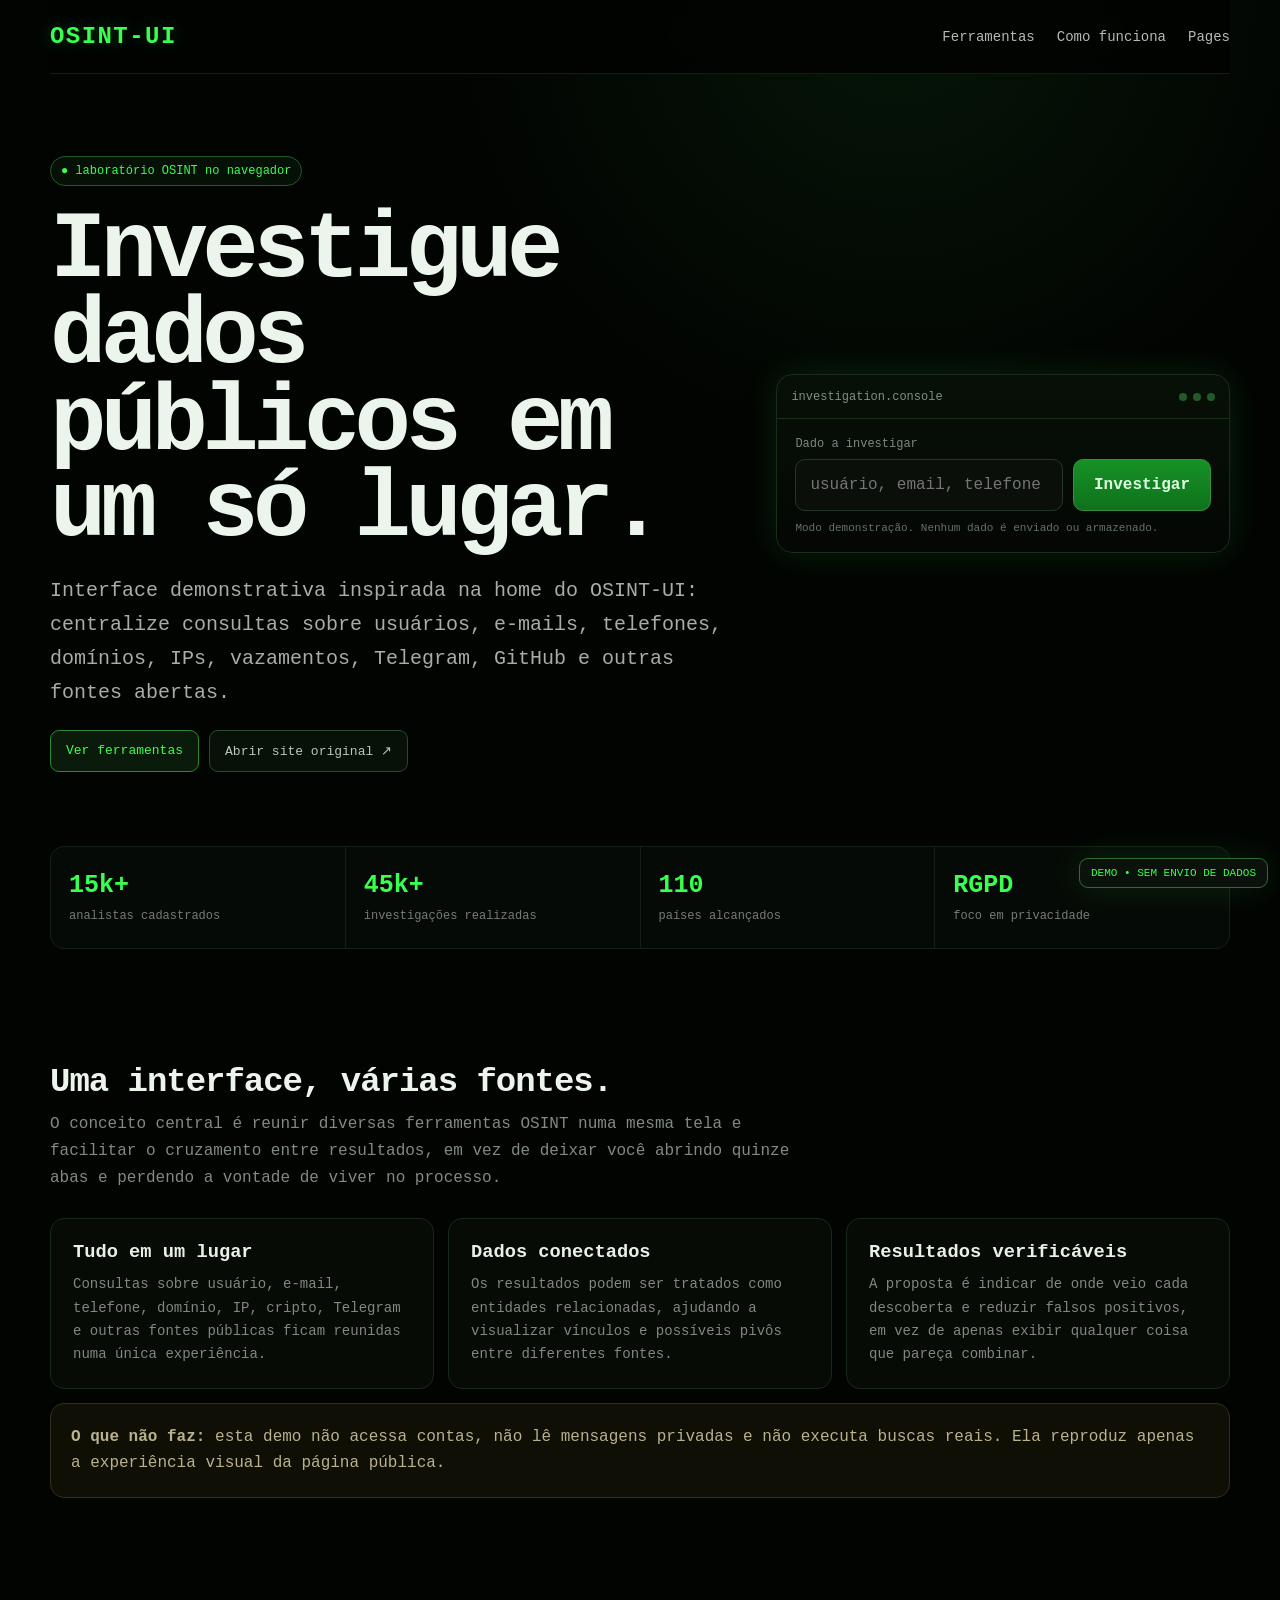
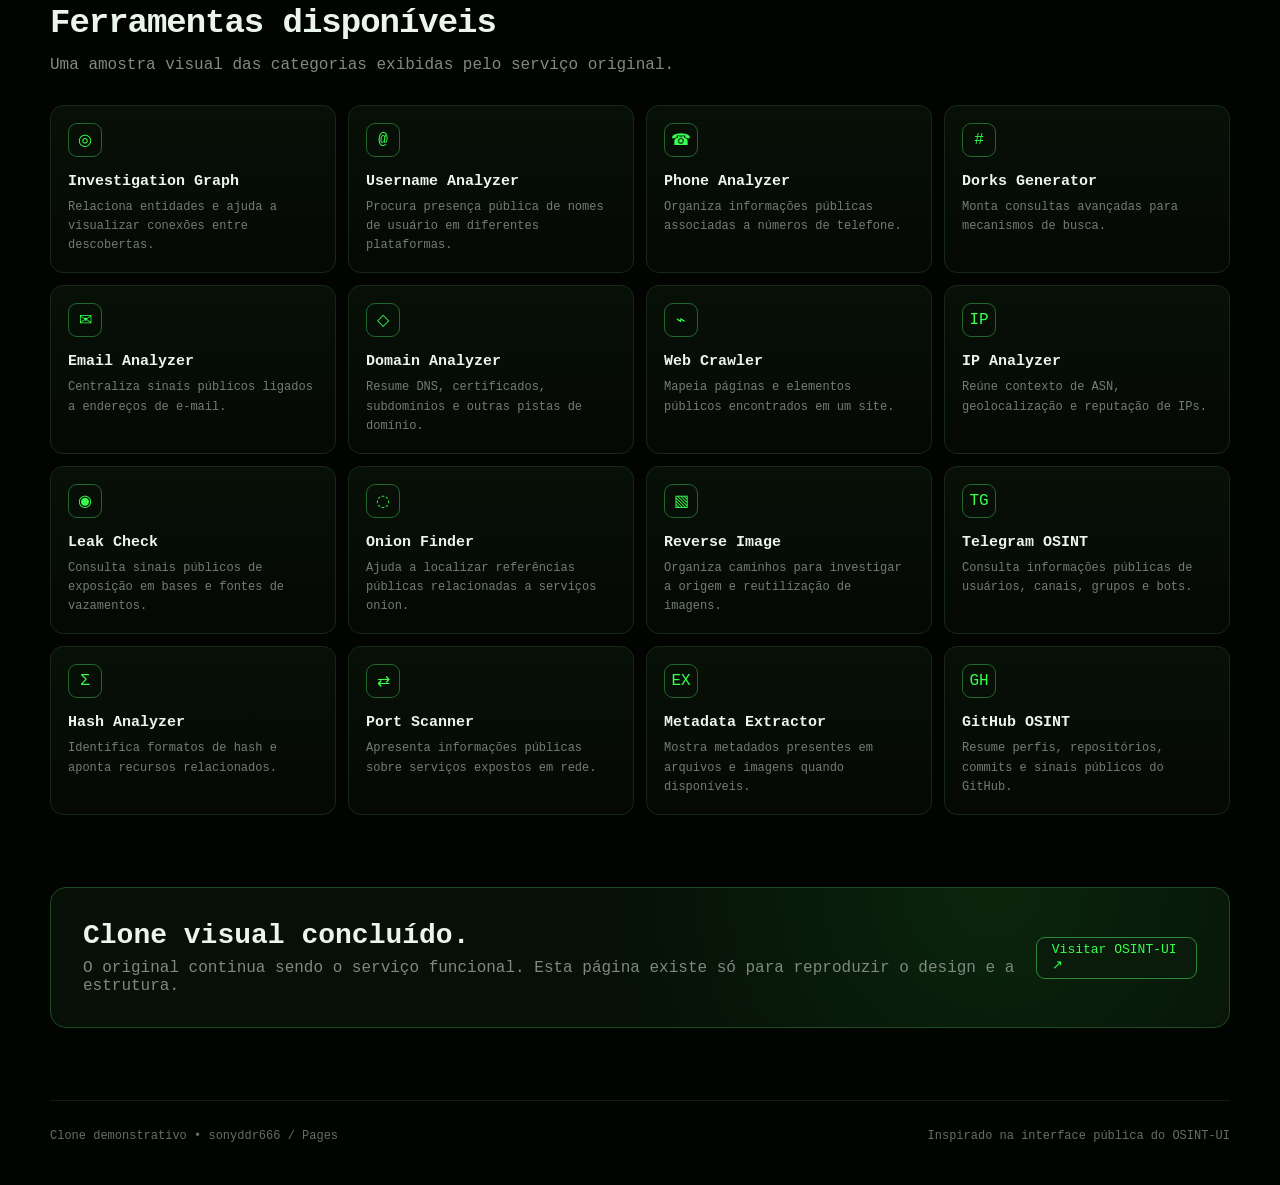
<file: paginas/osint-home-clone.html>
<!doctype html>
<html lang="pt-BR">
<head>
  <meta charset="utf-8">
  <meta name="viewport" content="width=device-width,initial-scale=1,viewport-fit=cover">
  <meta name="theme-color" content="#020402">
  <meta name="description" content="Clone visual demonstrativo inspirado na página inicial do OSINT-UI.">
  <meta name="category" content="Clones visuais">
  <meta name="keywords" content="OSINT, homepage, clone, terminal, neon, interface">
  <title>OSINT-UI Home Clone</title>
  <style>
    :root{--bg:#020402;--panel:#071007;--panel2:#0b150b;--line:#163216;--green:#39ff4f;--green2:#1ab72d;--text:#ecf5ec;--muted:#7f897f;--soft:#122012;--shadow:0 0 35px rgba(57,255,79,.12)}
    *{box-sizing:border-box}html{scroll-behavior:smooth}body{margin:0;background:radial-gradient(circle at 70% 0%,rgba(57,255,79,.07),transparent 28rem),#020402;color:var(--text);font-family:ui-monospace,SFMono-Regular,Menlo,Consolas,"Liberation Mono",monospace;min-height:100vh}a{color:inherit;text-decoration:none}button,input{font:inherit}.wrap{width:min(1180px,calc(100% - 30px));margin:auto}.top{height:74px;display:flex;align-items:center;justify-content:space-between;border-bottom:1px solid #151b15;position:sticky;top:0;background:rgba(2,4,2,.92);backdrop-filter:blur(14px);z-index:10}.brand{font-size:24px;font-weight:900;letter-spacing:.06em;color:var(--green);text-shadow:0 0 18px rgba(57,255,79,.28)}.nav{display:flex;gap:22px;align-items:center;color:#b3bcb3;font-size:14px}.nav a:hover{color:var(--green)}.hero{padding:82px 0 56px;display:grid;grid-template-columns:1.2fr .8fr;gap:46px;align-items:center}.eyebrow{display:inline-flex;gap:8px;align-items:center;color:var(--green);border:1px solid #205c25;background:rgba(57,255,79,.05);padding:7px 10px;border-radius:999px;font-size:12px}.hero h1{font-size:clamp(48px,8vw,94px);line-height:.92;letter-spacing:-.06em;margin:22px 0 18px}.hero p{color:#a6afa6;font-size:clamp(16px,2vw,20px);line-height:1.7;max-width:760px}.terminal{border:1px solid #1b2c1b;background:linear-gradient(180deg,#071007,#040704);box-shadow:var(--shadow);border-radius:16px;overflow:hidden}.term-head{height:44px;border-bottom:1px solid #173017;display:flex;align-items:center;justify-content:space-between;padding:0 14px;color:#819081;font-size:12px}.dots{display:flex;gap:6px}.dots i{width:8px;height:8px;border-radius:50%;background:#245a29}.term-body{padding:18px}.label{font-size:12px;color:#7e897e;margin-bottom:8px}.searchrow{display:flex;gap:10px}.searchrow input{flex:1;min-width:0;height:52px;background:#0a0f0a;border:1px solid #263626;border-radius:10px;color:#d9e4d9;padding:0 14px;outline:none}.searchrow input:focus{border-color:#2f8d3a;box-shadow:0 0 0 3px rgba(57,255,79,.06)}.go{height:52px;padding:0 20px;border-radius:10px;border:1px solid #3b8e44;background:linear-gradient(#179126,#0e721b);color:#dfffe3;font-weight:800;cursor:pointer}.go:hover{filter:brightness(1.1)}.demo-note{margin-top:11px;color:#667066;font-size:11px}.actions{display:flex;gap:10px;margin-top:18px;flex-wrap:wrap}.btn{display:inline-flex;align-items:center;justify-content:center;min-height:42px;padding:0 15px;border-radius:9px;border:1px solid #284b2b;background:#081108;color:#b9c7b9;font-size:13px}.btn.primary{border-color:#2c8736;color:var(--green);background:#0a1a0b}.stats{display:grid;grid-template-columns:repeat(4,1fr);gap:1px;background:#152015;border:1px solid #152015;border-radius:14px;overflow:hidden;margin:18px 0 80px}.stat{background:#060a06;padding:24px 18px}.stat strong{display:block;font-size:25px;color:var(--green);margin-bottom:6px}.stat span{color:#737d73;font-size:12px}.section{padding:34px 0 72px}.section h2{font-size:34px;margin:0 0 10px;letter-spacing:-.03em}.section>.sub{color:#818b81;max-width:760px;line-height:1.7;margin:0 0 26px}.tri{display:grid;grid-template-columns:repeat(3,1fr);gap:14px}.info{border:1px solid #182818;background:#060b06;border-radius:14px;padding:22px;min-height:170px}.info h3{margin:0 0 10px;color:#e8f1e8}.info p{margin:0;color:#7f897f;line-height:1.65;font-size:14px}.warning{margin-top:14px;border:1px solid #342f18;background:#100f06;border-radius:14px;padding:20px;color:#b9b28c;line-height:1.65}.tools{display:grid;grid-template-columns:repeat(4,1fr);gap:12px}.tool{border:1px solid #182818;background:linear-gradient(180deg,#071007,#050805);border-radius:13px;padding:17px;min-height:150px;transition:.18s ease}.tool:hover{transform:translateY(-2px);border-color:#28672f;box-shadow:0 12px 36px rgba(0,0,0,.22)}.tool .ico{width:34px;height:34px;border:1px solid #22662b;border-radius:9px;display:grid;place-items:center;color:var(--green);margin-bottom:16px}.tool h3{margin:0 0 8px;font-size:15px}.tool p{margin:0;color:#737d73;font-size:12px;line-height:1.6}.cta{border:1px solid #1e4c22;background:radial-gradient(circle at 80% 0%,rgba(57,255,79,.09),transparent 24rem),#061006;border-radius:16px;padding:32px;display:flex;align-items:center;justify-content:space-between;gap:20px}.cta h3{font-size:28px;margin:0 0 8px}.cta p{margin:0;color:#7f897f}.footer{border-top:1px solid #141b14;padding:28px 0 42px;margin-top:72px;color:#657065;font-size:12px;display:flex;justify-content:space-between;gap:18px;flex-wrap:wrap}.badge-demo{position:fixed;right:12px;bottom:12px;background:#0b120b;border:1px solid #2e6c35;color:var(--green);padding:8px 11px;border-radius:9px;font-size:11px;z-index:20;box-shadow:var(--shadow)}
    @media(max-width:900px){.hero{grid-template-columns:1fr}.tools{grid-template-columns:repeat(2,1fr)}.tri{grid-template-columns:1fr}.stats{grid-template-columns:repeat(2,1fr)}.nav{gap:12px}.nav .hide{display:none}}
    @media(max-width:560px){.wrap{width:min(100% - 22px,1180px)}.top{height:64px}.brand{font-size:20px}.hero{padding-top:48px}.hero h1{font-size:56px}.searchrow{flex-direction:column}.go{width:100%}.tools{grid-template-columns:1fr}.stats{grid-template-columns:1fr}.cta{align-items:flex-start;flex-direction:column}.nav{font-size:12px}}
  </style>
</head>
<body>
  <div class="wrap">
    <header class="top">
      <a class="brand" href="#">OSINT-UI</a>
      <nav class="nav">
        <a href="#tools">Ferramentas</a>
        <a class="hide" href="#about">Como funciona</a>
        <a href="../">Pages</a>
      </nav>
    </header>

    <main>
      <section class="hero">
        <div>
          <span class="eyebrow">● laboratório OSINT no navegador</span>
          <h1>Investigue dados públicos em um só lugar.</h1>
          <p>Interface demonstrativa inspirada na home do OSINT-UI: centralize consultas sobre usuários, e-mails, telefones, domínios, IPs, vazamentos, Telegram, GitHub e outras fontes abertas.</p>
          <div class="actions"><a class="btn primary" href="#tools">Ver ferramentas</a><a class="btn" href="https://osint-ui.com" target="_blank" rel="noopener">Abrir site original ↗</a></div>
        </div>

        <div class="terminal">
          <div class="term-head"><span>investigation.console</span><span class="dots"><i></i><i></i><i></i></span></div>
          <div class="term-body">
            <div class="label">Dado a investigar</div>
            <div class="searchrow"><input id="target" placeholder="usuário, email, telefone ou domínio" autocomplete="off"><button class="go" id="go">Investigar</button></div>
            <div class="demo-note" id="demoNote">Modo demonstração. Nenhum dado é enviado ou armazenado.</div>
          </div>
        </div>
      </section>

      <section class="stats">
        <div class="stat"><strong>15k+</strong><span>analistas cadastrados</span></div>
        <div class="stat"><strong>45k+</strong><span>investigações realizadas</span></div>
        <div class="stat"><strong>110</strong><span>países alcançados</span></div>
        <div class="stat"><strong>RGPD</strong><span>foco em privacidade</span></div>
      </section>

      <section class="section" id="about">
        <h2>Uma interface, várias fontes.</h2>
        <p class="sub">O conceito central é reunir diversas ferramentas OSINT numa mesma tela e facilitar o cruzamento entre resultados, em vez de deixar você abrindo quinze abas e perdendo a vontade de viver no processo.</p>
        <div class="tri">
          <article class="info"><h3>Tudo em um lugar</h3><p>Consultas sobre usuário, e-mail, telefone, domínio, IP, cripto, Telegram e outras fontes públicas ficam reunidas numa única experiência.</p></article>
          <article class="info"><h3>Dados conectados</h3><p>Os resultados podem ser tratados como entidades relacionadas, ajudando a visualizar vínculos e possíveis pivôs entre diferentes fontes.</p></article>
          <article class="info"><h3>Resultados verificáveis</h3><p>A proposta é indicar de onde veio cada descoberta e reduzir falsos positivos, em vez de apenas exibir qualquer coisa que pareça combinar.</p></article>
        </div>
        <div class="warning"><strong>O que não faz:</strong> esta demo não acessa contas, não lê mensagens privadas e não executa buscas reais. Ela reproduz apenas a experiência visual da página pública.</div>
      </section>

      <section class="section" id="tools">
        <h2>Ferramentas disponíveis</h2>
        <p class="sub">Uma amostra visual das categorias exibidas pelo serviço original.</p>
        <div class="tools">
          <article class="tool"><div class="ico">◎</div><h3>Investigation Graph</h3><p>Relaciona entidades e ajuda a visualizar conexões entre descobertas.</p></article>
          <article class="tool"><div class="ico">@</div><h3>Username Analyzer</h3><p>Procura presença pública de nomes de usuário em diferentes plataformas.</p></article>
          <article class="tool"><div class="ico">☎</div><h3>Phone Analyzer</h3><p>Organiza informações públicas associadas a números de telefone.</p></article>
          <article class="tool"><div class="ico">#</div><h3>Dorks Generator</h3><p>Monta consultas avançadas para mecanismos de busca.</p></article>
          <article class="tool"><div class="ico">✉</div><h3>Email Analyzer</h3><p>Centraliza sinais públicos ligados a endereços de e-mail.</p></article>
          <article class="tool"><div class="ico">◇</div><h3>Domain Analyzer</h3><p>Resume DNS, certificados, subdomínios e outras pistas de domínio.</p></article>
          <article class="tool"><div class="ico">⌁</div><h3>Web Crawler</h3><p>Mapeia páginas e elementos públicos encontrados em um site.</p></article>
          <article class="tool"><div class="ico">IP</div><h3>IP Analyzer</h3><p>Reúne contexto de ASN, geolocalização e reputação de IPs.</p></article>
          <article class="tool"><div class="ico">◉</div><h3>Leak Check</h3><p>Consulta sinais públicos de exposição em bases e fontes de vazamentos.</p></article>
          <article class="tool"><div class="ico">◌</div><h3>Onion Finder</h3><p>Ajuda a localizar referências públicas relacionadas a serviços onion.</p></article>
          <article class="tool"><div class="ico">▧</div><h3>Reverse Image</h3><p>Organiza caminhos para investigar a origem e reutilização de imagens.</p></article>
          <article class="tool"><div class="ico">TG</div><h3>Telegram OSINT</h3><p>Consulta informações públicas de usuários, canais, grupos e bots.</p></article>
          <article class="tool"><div class="ico">Σ</div><h3>Hash Analyzer</h3><p>Identifica formatos de hash e aponta recursos relacionados.</p></article>
          <article class="tool"><div class="ico">⇄</div><h3>Port Scanner</h3><p>Apresenta informações públicas sobre serviços expostos em rede.</p></article>
          <article class="tool"><div class="ico">EX</div><h3>Metadata Extractor</h3><p>Mostra metadados presentes em arquivos e imagens quando disponíveis.</p></article>
          <article class="tool"><div class="ico">GH</div><h3>GitHub OSINT</h3><p>Resume perfis, repositórios, commits e sinais públicos do GitHub.</p></article>
        </div>
      </section>

      <section class="cta">
        <div><h3>Clone visual concluído.</h3><p>O original continua sendo o serviço funcional. Esta página existe só para reproduzir o design e a estrutura.</p></div>
        <a class="btn primary" href="https://osint-ui.com" target="_blank" rel="noopener">Visitar OSINT-UI ↗</a>
      </section>
    </main>

    <footer class="footer"><span>Clone demonstrativo • sonyddr666 / Pages</span><span>Inspirado na interface pública do OSINT-UI</span></footer>
  </div>
  <div class="badge-demo">DEMO • SEM ENVIO DE DADOS</div>

  <script>
    const input=document.getElementById('target');const go=document.getElementById('go');const note=document.getElementById('demoNote');
    go.addEventListener('click',()=>{const v=input.value.trim();note.textContent=v?`Demo: “${v}” seria enviado para uma ferramenta de investigação. Aqui nada sai do navegador.`:'Digite algum dado para simular a ação.';});
    input.addEventListener('keydown',e=>{if(e.key==='Enter')go.click();});
  </script>
</body>
</html>
</file>
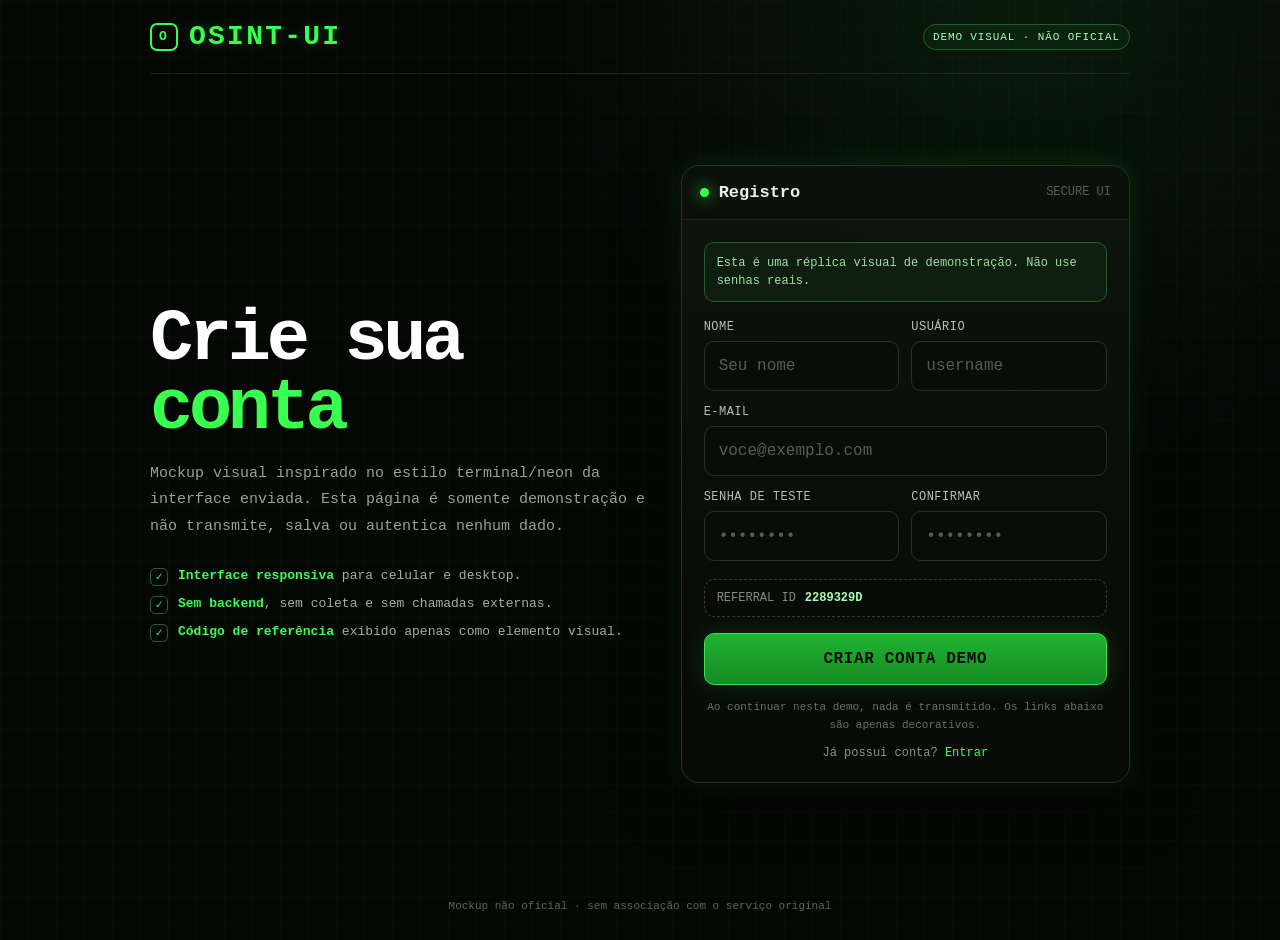
<file: paginas/osint-register-demo.html>
<!doctype html>
<html lang="pt-BR">
<head>
  <meta charset="utf-8">
  <meta name="viewport" content="width=device-width,initial-scale=1,viewport-fit=cover">
  <meta name="theme-color" content="#050705">
  <meta name="description" content="Mockup visual inspirado na tela de cadastro OSINT-UI, sem envio de dados.">
  <meta name="category" content="Clones visuais">
  <meta name="keywords" content="OSINT, cadastro, mockup, interface, neon, terminal">
  <title>OSINT Register Demo</title>
  <style>
    :root{
      --bg:#050705;
      --panel:#0a0d0a;
      --panel2:#0f140f;
      --line:#1d2a1d;
      --green:#39ff4f;
      --green2:#16c82b;
      --text:#e9f0e9;
      --muted:#7c857c;
      --danger:#ff5656;
      --shadow:0 0 30px rgba(57,255,79,.12);
    }
    *{box-sizing:border-box}
    html,body{margin:0;min-height:100%;background:var(--bg);color:var(--text)}
    body{
      font-family:ui-monospace,SFMono-Regular,Menlo,Consolas,"Liberation Mono",monospace;
      background:
        radial-gradient(circle at 80% 0%,rgba(57,255,79,.08),transparent 30rem),
        linear-gradient(rgba(57,255,79,.018) 1px,transparent 1px),
        linear-gradient(90deg,rgba(57,255,79,.018) 1px,transparent 1px),
        var(--bg);
      background-size:auto,28px 28px,28px 28px,auto;
    }
    a{color:inherit;text-decoration:none}
    button,input{font:inherit}
    .shell{width:min(100% - 28px,980px);margin:auto}
    .top{
      height:74px;display:flex;align-items:center;justify-content:space-between;gap:14px;
      border-bottom:1px solid #1d231d;
    }
    .brand{display:flex;align-items:center;gap:11px;font-size:clamp(20px,4vw,28px);font-weight:900;letter-spacing:.08em;color:var(--green);text-shadow:0 0 15px rgba(57,255,79,.22)}
    .brand-mark{width:28px;height:28px;border:2px solid var(--green);border-radius:7px;display:grid;place-items:center;font-size:13px}
    .demo-badge{font-size:11px;letter-spacing:.08em;padding:6px 9px;border:1px solid #205f2a;border-radius:999px;color:#a9ffb2;background:rgba(27,123,38,.1)}
    .main{display:grid;grid-template-columns:1.05fr .95fr;gap:34px;align-items:center;min-height:calc(100vh - 74px);padding:44px 0 70px}
    .copy h1{margin:0 0 18px;font-size:clamp(40px,7vw,72px);line-height:.95;letter-spacing:-.06em;color:#fff}
    .copy h1 span{color:var(--green)}
    .copy p{margin:0 0 24px;max-width:560px;color:#9aa19a;font-size:15px;line-height:1.75}
    .feature-list{display:grid;gap:10px;margin-top:28px}
    .feature{display:flex;gap:10px;align-items:flex-start;color:#a6aea6;font-size:13px}
    .feature b{color:var(--green)}
    .feature i{width:18px;height:18px;flex:0 0 18px;border:1px solid #216129;border-radius:5px;display:grid;place-items:center;color:var(--green);font-style:normal;font-size:10px}
    .card{
      border:1px solid #223222;border-radius:18px;background:linear-gradient(180deg,rgba(14,20,14,.96),rgba(7,10,7,.98));
      box-shadow:0 16px 60px rgba(0,0,0,.5),var(--shadow);overflow:hidden;
    }
    .card-head{display:flex;align-items:center;justify-content:space-between;gap:12px;padding:17px 18px;border-bottom:1px solid #1a231a;background:rgba(0,0,0,.18)}
    .card-title{display:flex;align-items:center;gap:10px;font-size:17px;font-weight:800}
    .status{width:9px;height:9px;border-radius:50%;background:var(--green);box-shadow:0 0 16px var(--green)}
    .form{padding:22px}
    .notice{padding:11px 12px;border:1px solid #285b2d;border-radius:10px;background:rgba(57,255,79,.05);color:#a6dbaa;font-size:12px;line-height:1.5;margin-bottom:18px}
    .field{margin-bottom:14px}
    .field label{display:block;margin-bottom:7px;color:#b8c0b8;font-size:12px;letter-spacing:.04em}
    .field input{
      width:100%;height:50px;border:1px solid #263126;border-radius:10px;background:#090c09;color:#eef7ee;padding:0 14px;outline:0;transition:.15s ease;
    }
    .field input::placeholder{color:#555d55}
    .field input:focus{border-color:#2ec13c;box-shadow:0 0 0 3px rgba(57,255,79,.08)}
    .field-row{display:grid;grid-template-columns:1fr 1fr;gap:12px}
    .refbox{display:flex;gap:9px;align-items:center;padding:11px 12px;border:1px dashed #284529;border-radius:10px;background:#080b08;color:#809080;font-size:12px;margin:4px 0 16px}
    .refbox strong{color:#a6ffb1}
    .submit{width:100%;height:52px;border:1px solid #3fe14e;border-radius:10px;background:linear-gradient(180deg,#1fb431,#168b25);color:#041006;font-weight:900;letter-spacing:.04em;cursor:pointer;box-shadow:0 0 24px rgba(57,255,79,.14)}
    .submit:active{transform:translateY(1px)}
    .legal{margin:14px 0 0;text-align:center;color:#697169;font-size:11px;line-height:1.6}
    .legal a{color:#98d99e}
    .login{display:block;margin-top:12px;text-align:center;color:#8b958b;font-size:12px}
    .login span{color:var(--green)}
    .toast{display:none;margin-top:13px;padding:10px 12px;border:1px solid #315a35;border-radius:9px;color:#baffc1;background:rgba(57,255,79,.05);font-size:12px;line-height:1.5}
    .toast.show{display:block}
    footer{padding:0 0 28px;color:#5d655d;font-size:11px;text-align:center}
    @media(max-width:760px){
      .top{height:68px}.main{grid-template-columns:1fr;min-height:auto;padding:34px 0 56px}.copy h1{font-size:48px}.copy p{font-size:14px}.feature-list{margin-bottom:8px}.card{max-width:620px;width:100%;margin:auto}}
    @media(max-width:480px){
      .shell{width:min(100% - 20px,980px)}.top{gap:8px}.brand{font-size:19px;letter-spacing:.05em}.demo-badge{font-size:9px}.main{padding-top:24px}.copy h1{font-size:41px}.field-row{grid-template-columns:1fr}.form{padding:17px}.card-head{padding:14px 15px}}
  </style>
</head>
<body>
  <div class="shell">
    <header class="top">
      <a class="brand" href="../"><span class="brand-mark">O</span><span>OSINT-UI</span></a>
      <span class="demo-badge">DEMO VISUAL · NÃO OFICIAL</span>
    </header>

    <main class="main">
      <section class="copy">
        <h1>Crie sua<br><span>conta</span></h1>
        <p>Mockup visual inspirado no estilo terminal/neon da interface enviada. Esta página é somente demonstração e não transmite, salva ou autentica nenhum dado.</p>
        <div class="feature-list">
          <div class="feature"><i>✓</i><span><b>Interface responsiva</b> para celular e desktop.</span></div>
          <div class="feature"><i>✓</i><span><b>Sem backend</b>, sem coleta e sem chamadas externas.</span></div>
          <div class="feature"><i>✓</i><span><b>Código de referência</b> exibido apenas como elemento visual.</span></div>
        </div>
      </section>

      <section class="card" aria-label="Formulário de demonstração">
        <div class="card-head">
          <div class="card-title"><span class="status"></span><span>Registro</span></div>
          <span style="color:#566056;font-size:12px">SECURE UI</span>
        </div>
        <form class="form" id="demoForm">
          <div class="notice">Esta é uma réplica visual de demonstração. Não use senhas reais.</div>

          <div class="field-row">
            <div class="field">
              <label for="name">NOME</label>
              <input id="name" autocomplete="off" placeholder="Seu nome">
            </div>
            <div class="field">
              <label for="user">USUÁRIO</label>
              <input id="user" autocomplete="off" placeholder="username">
            </div>
          </div>

          <div class="field">
            <label for="email">E-MAIL</label>
            <input id="email" type="email" autocomplete="off" placeholder="voce@exemplo.com">
          </div>

          <div class="field-row">
            <div class="field">
              <label for="pass">SENHA DE TESTE</label>
              <input id="pass" type="password" autocomplete="new-password" placeholder="••••••••">
            </div>
            <div class="field">
              <label for="confirm">CONFIRMAR</label>
              <input id="confirm" type="password" autocomplete="new-password" placeholder="••••••••">
            </div>
          </div>

          <div class="refbox">REFERRAL ID <strong>2289329D</strong></div>

          <button class="submit" type="submit">CRIAR CONTA DEMO</button>
          <div class="toast" id="toast">Modo demonstração: nenhum dado foi enviado ou armazenado.</div>
          <p class="legal">Ao continuar nesta demo, nada é transmitido. Os links abaixo são apenas decorativos.</p>
          <a class="login" href="javascript:void(0)">Já possui conta? <span>Entrar</span></a>
        </form>
      </section>
    </main>

    <footer>Mockup não oficial · sem associação com o serviço original</footer>
  </div>

  <script>
    const form = document.getElementById('demoForm');
    const toast = document.getElementById('toast');
    form.addEventListener('submit', e => {
      e.preventDefault();
      toast.classList.add('show');
      form.querySelectorAll('input').forEach(input => input.value = '');
    });
  </script>
</body>
</html>
</file>
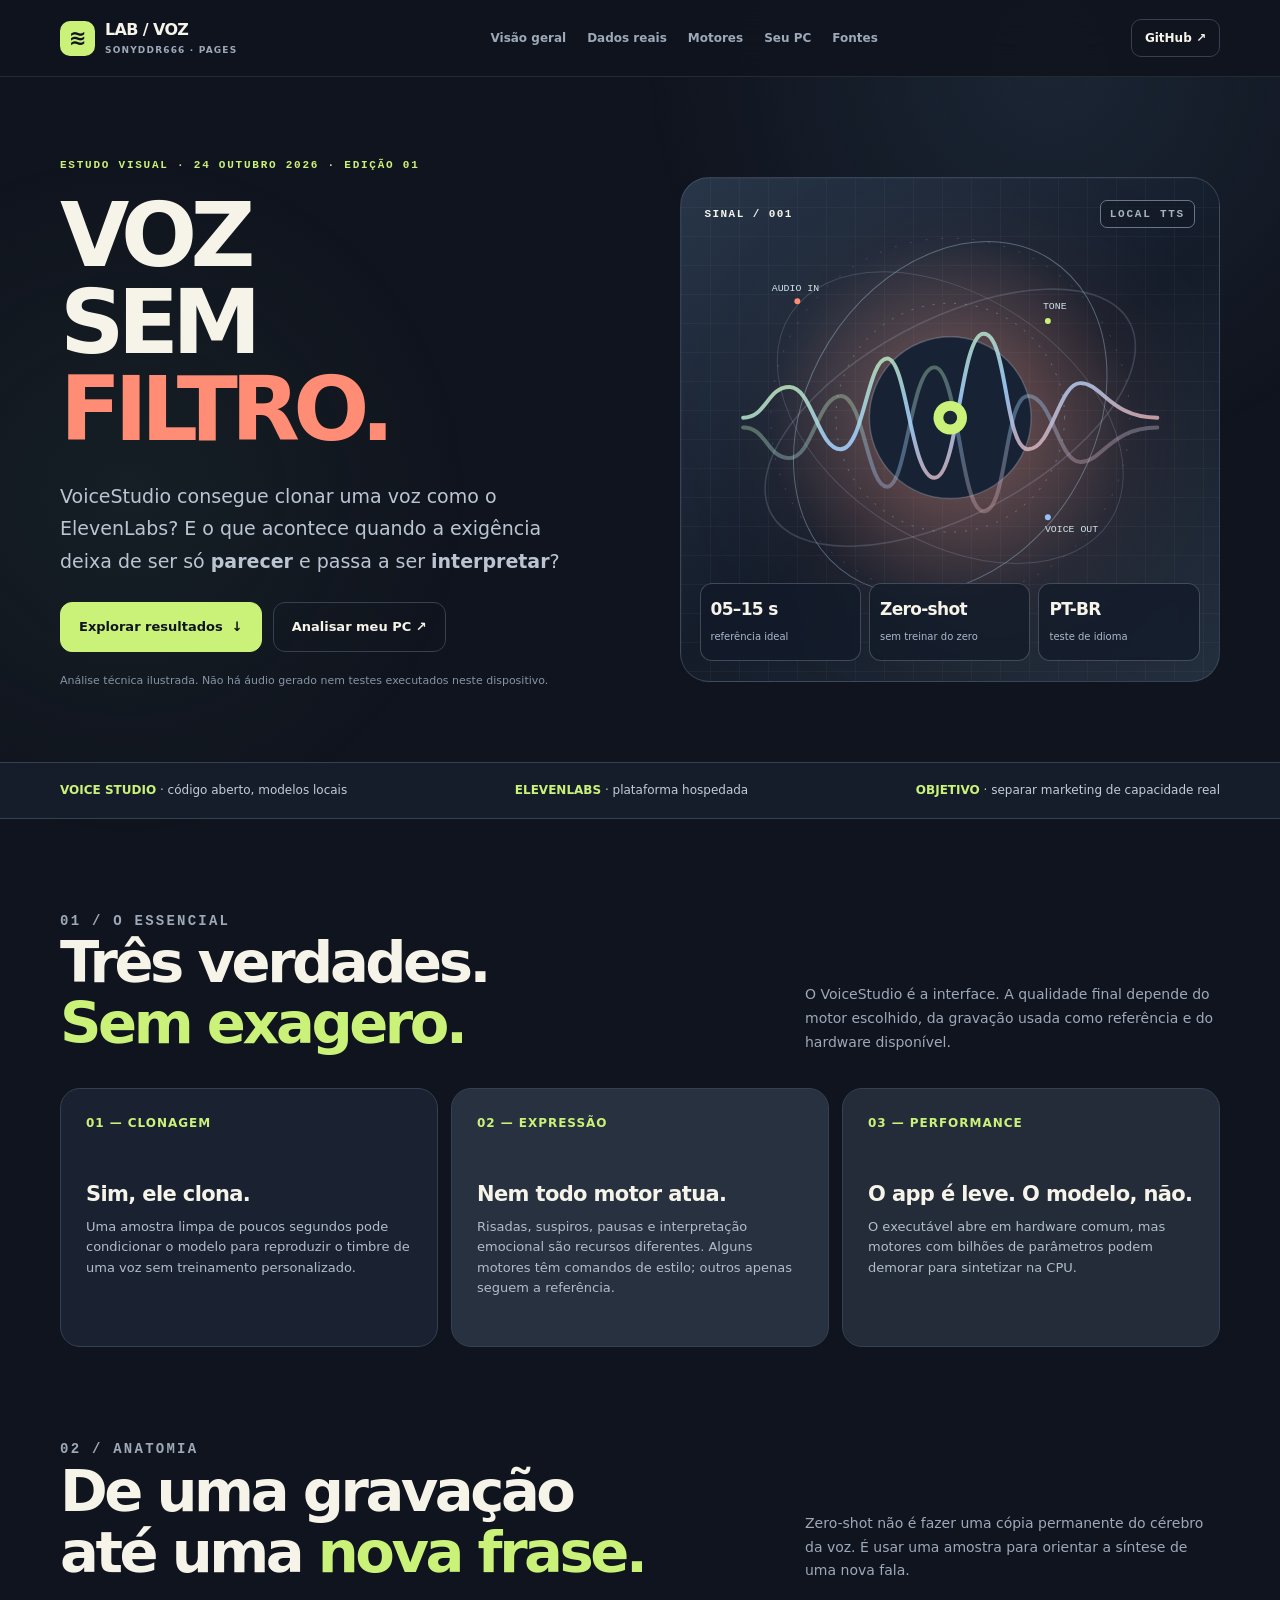
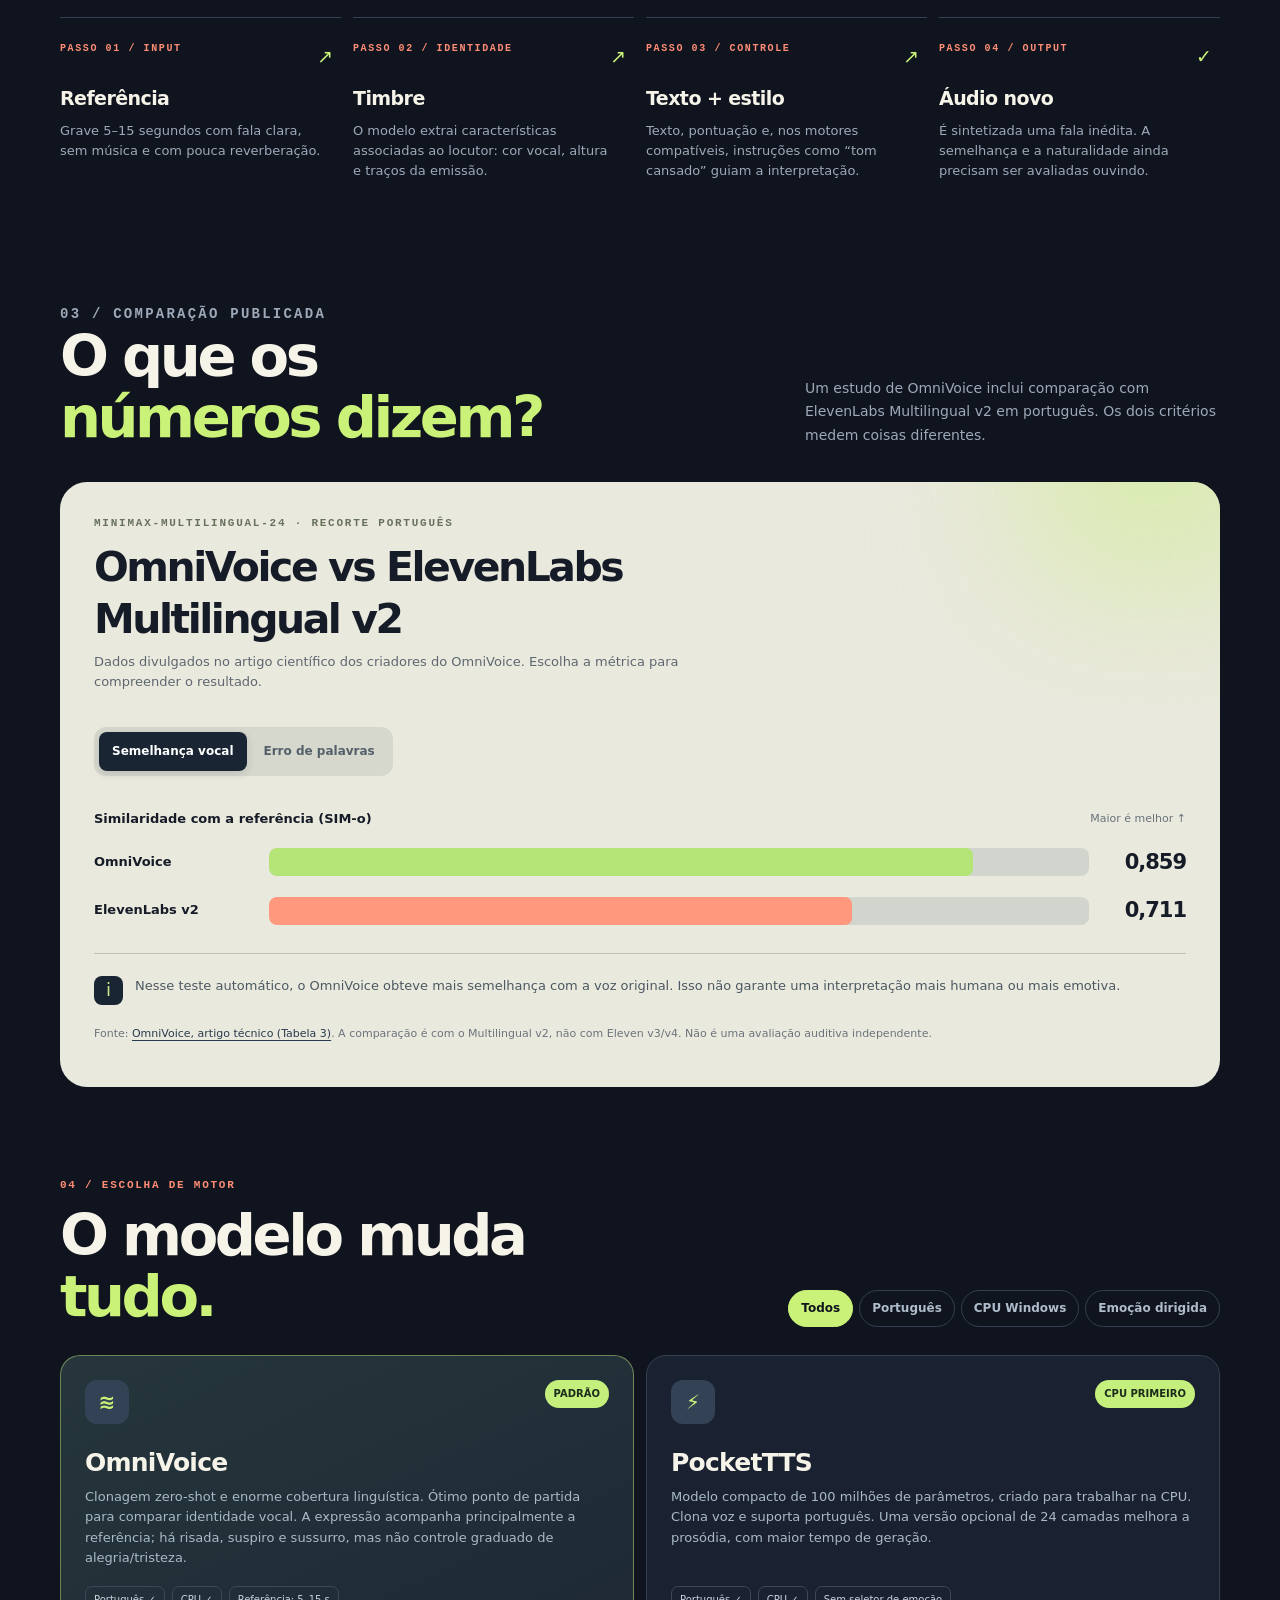
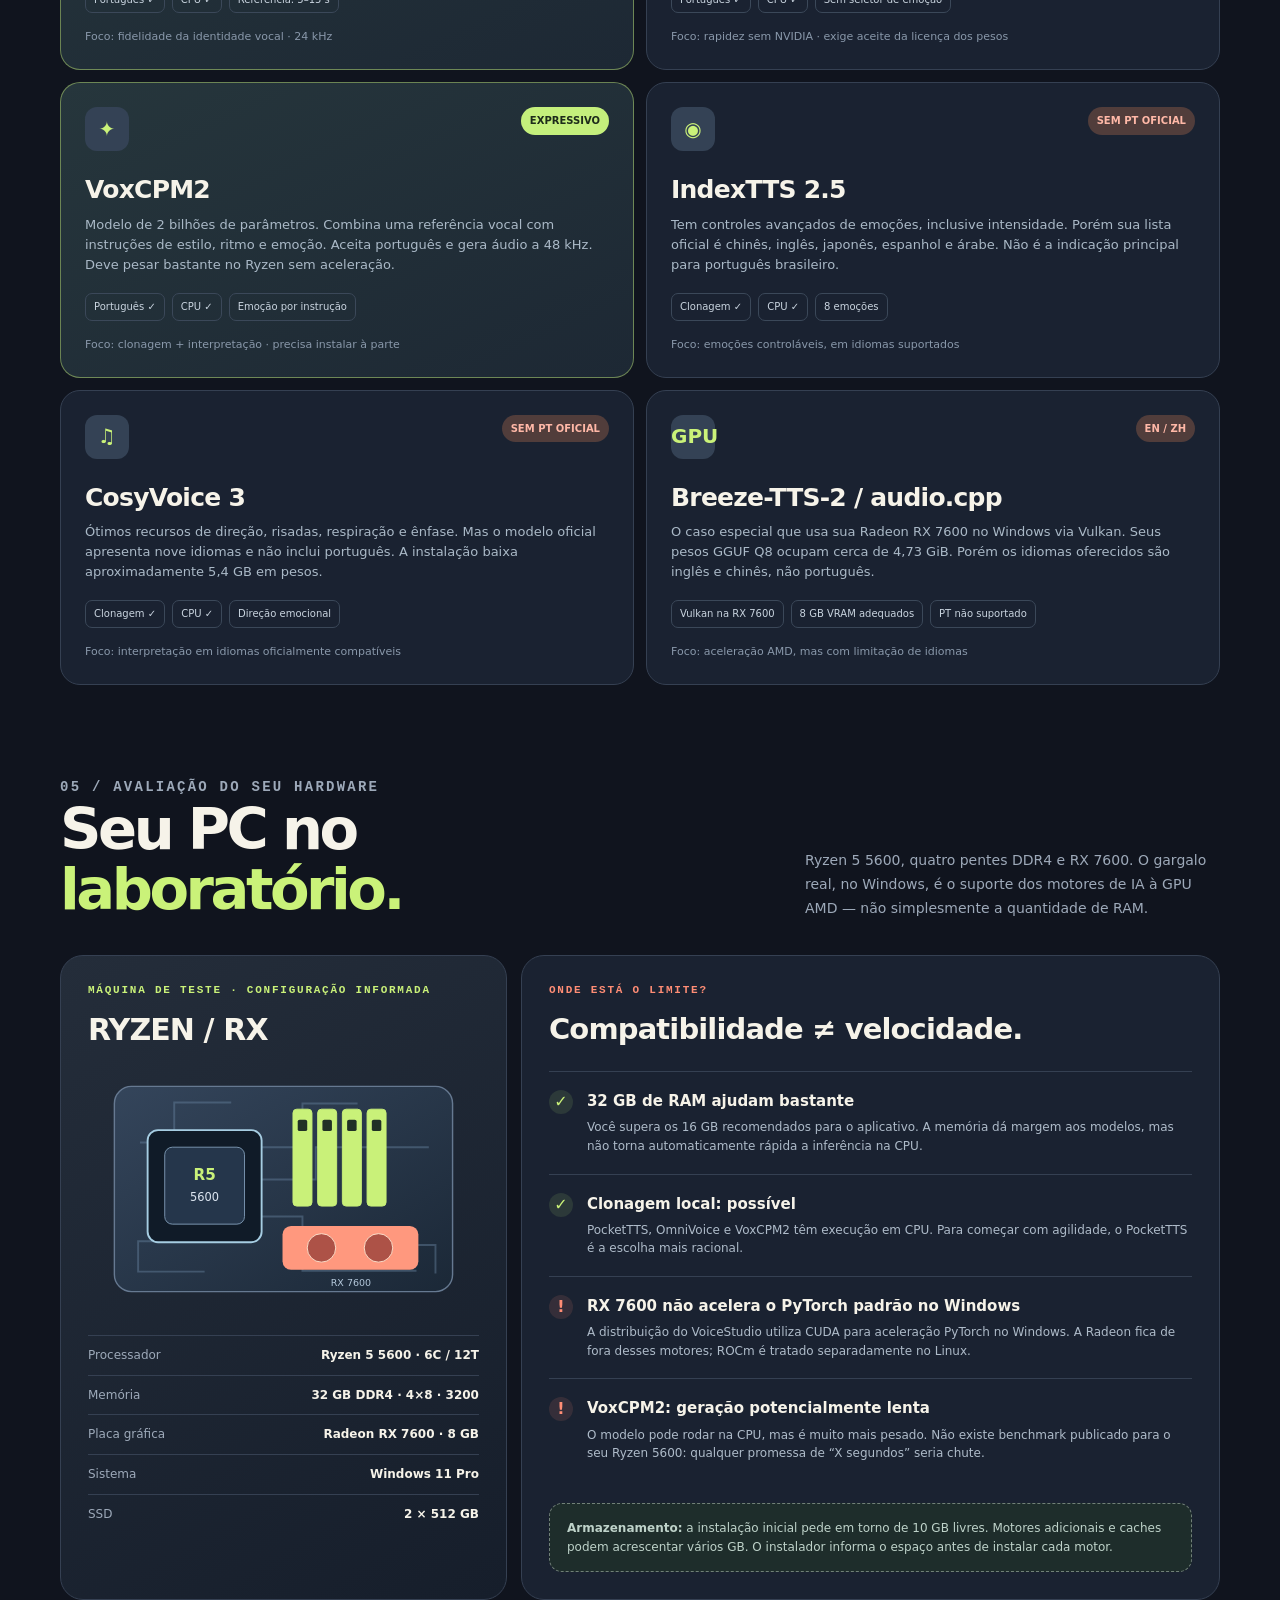
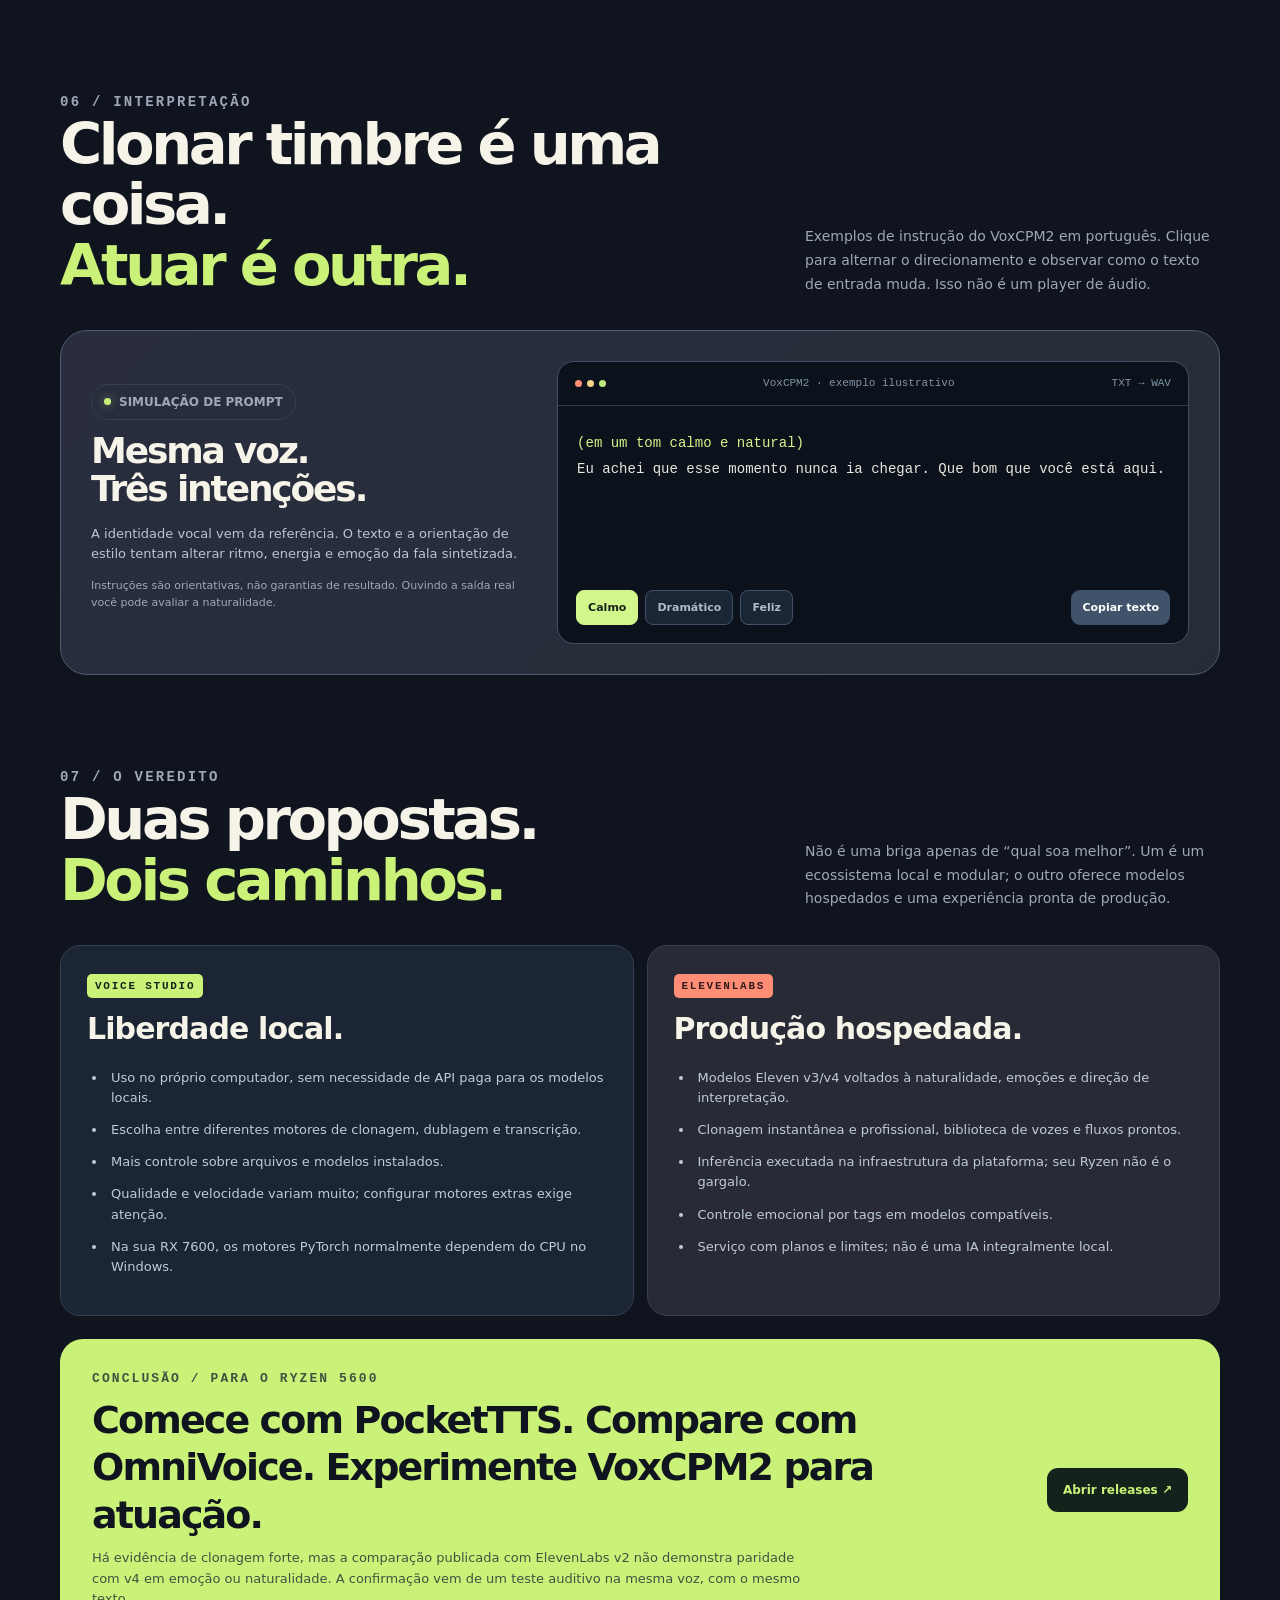
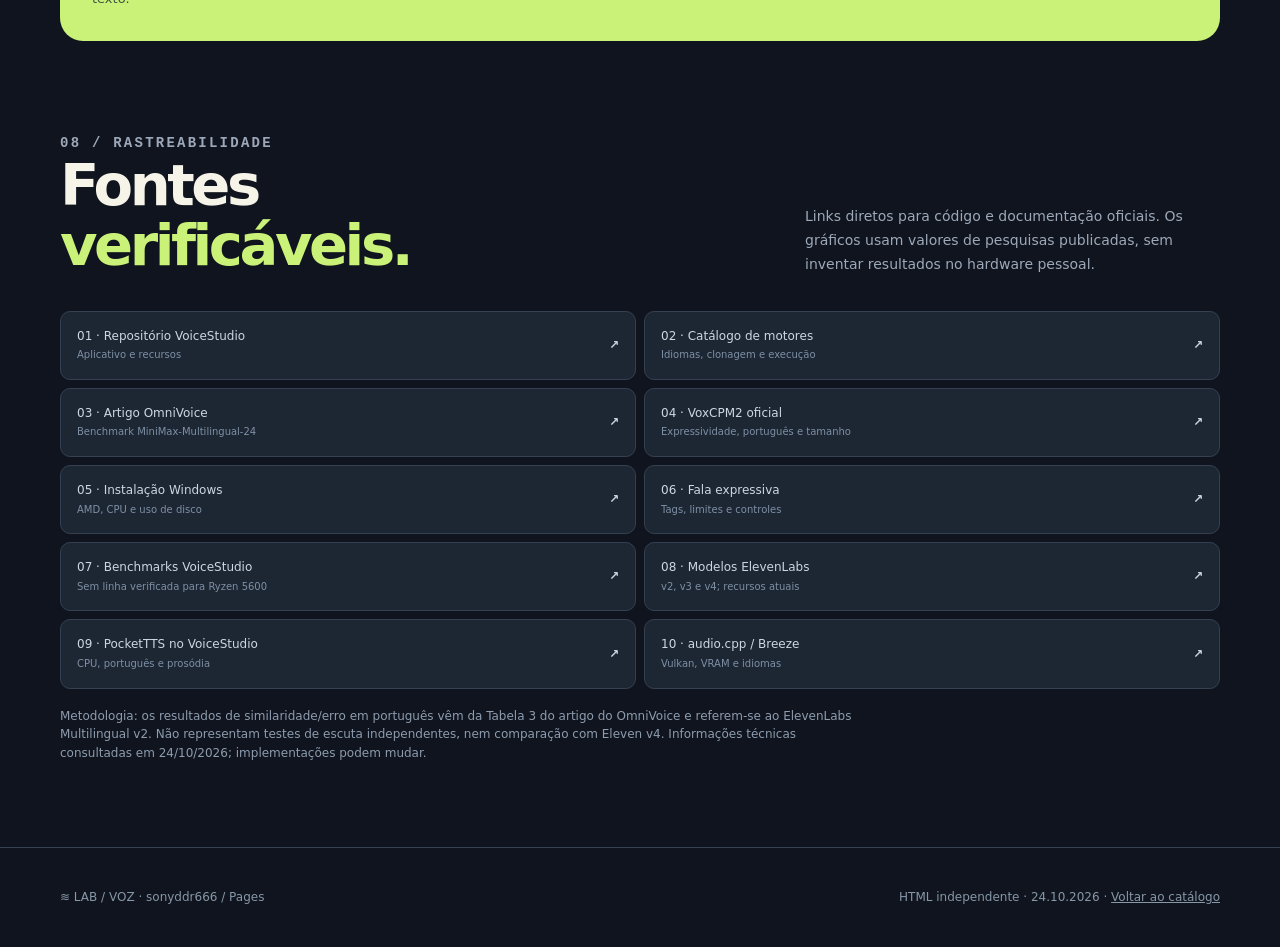
<file: paginas/voicestudio-vs-elevenlabs.html>
<!doctype html>
<html lang="pt-BR">
<head>
  <meta charset="utf-8">
  <meta name="viewport" content="width=device-width, initial-scale=1, viewport-fit=cover">
  <meta name="theme-color" content="#10141e">
  <meta name="description" content="Dossiê visual e interativo: VoiceStudio contra ElevenLabs, clonagem vocal, emoções, benchmarks em português e execução no Ryzen 5 5600 com RX 7600.">
  <title>VoiceStudio × ElevenLabs — Laboratório de voz</title>
  <style>
    :root{--bg:#10141e;--bg2:#151b29;--card:#1a2231;--card2:#20293a;--line:#354052;--soft:#9da9b9;--white:#f6f3e9;--lime:#caf279;--coral:#ff8d75;--blue:#96bffc;--ink:#10141e;--max:1160px}
    *{box-sizing:border-box}
    html{scroll-behavior:smooth;scroll-padding-top:104px}
    body{margin:0;background:var(--bg);color:var(--white);font:16px/1.55 system-ui,-apple-system,BlinkMacSystemFont,"Segoe UI",sans-serif;-webkit-font-smoothing:antialiased}
    body:before{content:"";position:fixed;z-index:-1;inset:0;pointer-events:none;background:radial-gradient(circle at 82% 7%,#38526e48,transparent 30%),radial-gradient(circle at 10% 55%,#2e514630,transparent 27%)}
    a{color:inherit}button{font:inherit}button:focus-visible,a:focus-visible{outline:3px solid var(--lime);outline-offset:3px}
    .wrap{width:min(var(--max),calc(100% - 40px));margin:auto}
    .micro{font:700 11px/1.3 ui-monospace,SFMono-Regular,Consolas,monospace;letter-spacing:.16em;text-transform:uppercase}
    .muted{color:var(--soft)}
    .muted-small{color:var(--soft);font-size:13px}
    .pill{display:inline-flex;align-items:center;gap:8px;padding:8px 12px;border:1px solid var(--line);border-radius:50px;color:var(--soft);font-size:12px;font-weight:650}
    .pill .dot{width:7px;height:7px;border-radius:50%;background:var(--lime);box-shadow:0 0 10px #caf27980}
    .top{position:sticky;top:0;z-index:40;background:#10141eea;backdrop-filter:blur(22px);border-bottom:1px solid #ffffff18}
    .top .wrap{min-height:76px;display:flex;align-items:center;justify-content:space-between;gap:20px}
    .identity{display:flex;align-items:center;gap:10px;text-decoration:none;font-weight:800;letter-spacing:-.04em;white-space:nowrap}
    .identity i{width:35px;height:35px;border-radius:10px;background:var(--lime);display:grid;place-items:center;color:var(--ink);font-size:21px;font-style:normal;line-height:1}
    .identity small{display:block;color:var(--soft);font-size:9px;letter-spacing:.13em;line-height:1.6;text-transform:uppercase}
    .top nav{display:flex;gap:21px;align-items:center}
    .top nav a{color:var(--soft);font-size:12px;font-weight:750;text-decoration:none;white-space:nowrap;transition:color .2s}
    .top nav a:hover{color:var(--lime)}
    .top .toplink{display:inline-flex;align-items:center;gap:6px;padding:9px 13px;border:1px solid var(--line);border-radius:10px;text-decoration:none;font-size:12px;font-weight:800}
    .toplink:hover{border-color:var(--lime)}
    .hero{display:grid;grid-template-columns:minmax(0,1.04fr) minmax(0,.96fr);align-items:center;gap:34px;padding:81px 0 62px}
    .eyebrow{color:var(--lime);margin:0 0 20px}
    h1,h2,h3,p{margin-top:0}
    h1{font-size:clamp(56px,7vw,105px);line-height:.97;letter-spacing:-.075em;margin:0 0 27px;font-weight:850}
    h1 em{color:var(--coral);font-style:normal}
    .lead{font-size:clamp(16px,1.5vw,19px);line-height:1.7;color:#bbc5d2;max-width:530px;margin-bottom:25px}
    .hero-actions{display:flex;flex-wrap:wrap;gap:11px}
    .btn{border-radius:12px;padding:14px 18px;font-weight:800;font-size:13px;display:inline-flex;align-items:center;gap:9px;cursor:pointer;text-decoration:none;border:1px solid var(--line);background:transparent;color:var(--white);transition:transform .15s,background .15s}
    .btn:hover{transform:translateY(-2px)}.btn.primary{background:var(--lime);color:var(--ink);border-color:var(--lime)}
    .hero-note{font-size:11px;color:#8794a6;margin-top:20px}
    .voice-art{position:relative;min-height:505px;border:1px solid #63728a65;border-radius:29px;overflow:hidden;background:linear-gradient(142deg,#283649,#141c2a 52%,#242f3d)}
    .voice-art:before{content:"";position:absolute;inset:0;background-image:linear-gradient(#d0dfef0a 1px,transparent 1px),linear-gradient(90deg,#d0dfef0a 1px,transparent 1px);background-size:29px 29px}
    .voice-art:after{content:"";position:absolute;width:290px;height:290px;border-radius:50%;left:27%;top:22%;background:#ff8d7530;filter:blur(73px);pointer-events:none}
    .art-header{position:absolute;left:24px;right:24px;top:22px;display:flex;align-items:center;justify-content:space-between;gap:10px;z-index:3}
    .art-label{color:var(--white);letter-spacing:.13em}
    .art-index{color:#a6b3c2;border:1px solid #697588;background:#11182388;border-radius:7px;padding:6px 9px}
    .voice-art svg{width:100%;height:100%;position:absolute;inset:0;z-index:1}
    .orbit{transform-origin:50% 50%;animation:orbit 32s linear infinite}
    .orbit.rev{animation-direction:reverse;animation-duration:45s}
    @keyframes orbit{to{transform:rotate(360deg)}}
    .art-footer{position:absolute;left:19px;right:19px;bottom:20px;display:grid;grid-template-columns:repeat(3,1fr);gap:8px;z-index:3}
    .art-stat{padding:12px 10px;border:1px solid #93a2b159;background:#121a29be;border-radius:12px;backdrop-filter:blur(9px)}
    .art-stat strong{display:block;font-size:17px;letter-spacing:-.04em}.art-stat span{color:#aab9ca;font-size:10px}
    .strip{border-block:1px solid var(--line);background:#161d2a;padding:18px 0}
    .strip .wrap{display:flex;align-items:center;justify-content:space-between;gap:13px;flex-wrap:wrap}
    .strip strong{color:var(--lime);font-weight:800}.strip span{color:#c3ccd6;font-size:12px}
    section.content{padding:91px 0 0}
    .section-top{display:flex;align-items:end;justify-content:space-between;gap:25px;margin-bottom:34px}
    .section-top p{max-width:415px;color:var(--soft);margin:0;font-size:14px;line-height:1.7}
    .kicker{color:var(--coral);margin:0 0 14px}
    h2{font-size:clamp(36px,4.5vw,64px);line-height:1.05;letter-spacing:-.06em;font-weight:840;margin:0}
    h2 .outline{color:var(--lime)}
    h3{font-size:21px;letter-spacing:-.03em;line-height:1.25}
    .three{display:grid;grid-template-columns:repeat(3,minmax(0,1fr));gap:13px}
    .insight{min-height:259px;border:1px solid var(--line);border-radius:20px;background:var(--card);padding:25px;display:flex;flex-direction:column}
    .insight:nth-child(2){background:#27313f}.insight:nth-child(3){background:#242c39}
    .insight .num{color:var(--lime);font-size:12px;letter-spacing:.08em;font-weight:900;margin-bottom:48px}
    .insight h3{margin-bottom:10px}.insight p{font-size:13px;color:#b1bdca;margin-bottom:0}
    .path{display:grid;grid-template-columns:repeat(4,minmax(0,1fr));gap:12px}
    .path-card{position:relative;border-top:1px solid var(--line);padding:24px 16px 18px 0}
    .path-card:after{content:'↗';position:absolute;right:8px;top:24px;color:var(--lime);font-size:19px}
    .path-card:last-child:after{content:'✓'}
    .path-card .step{font-size:10px;color:var(--coral);margin-bottom:32px}
    .path-card h3{font-size:19px;margin-bottom:10px}.path-card p{font-size:13px;color:var(--soft)}
    .benchmark{background:#eae9de;color:#161c27;border-radius:27px;padding:34px;position:relative;overflow:hidden}
    .benchmark:before{content:"";position:absolute;width:250px;height:250px;background:#d7ebaa;filter:blur(80px);top:-150px;right:-60px;pointer-events:none}
    .benchmark .micro{color:#67725c}
    .benchmark h3{font-size:clamp(26px,3.2vw,41px);max-width:600px;letter-spacing:-.06em;margin:12px 0 7px}
    .benchmark .intro{max-width:650px;color:#5e6770;font-size:13px}
    .segmented{display:inline-flex;background:#d6d8ce;padding:5px;border-radius:12px;gap:4px;margin:22px 0 33px}
    .segmented button{background:transparent;color:#53606a;padding:10px 13px;border:0;border-radius:8px;cursor:pointer;font-size:12px;font-weight:850}
    .segmented button.active{background:#192533;color:#fff;box-shadow:0 3px 9px #14202b20}
    .metric-title{display:flex;align-items:center;justify-content:space-between;gap:12px;margin-bottom:17px}
    .metric-title b{font-size:13px}.metric-title span{font-size:11px;color:#68727a}
    .measure{display:grid;grid-template-columns:160px 1fr 82px;align-items:center;gap:15px;margin:16px 0}
    .measure .who{font-size:13px;font-weight:800}
    .track{width:100%;height:28px;border-radius:8px;background:#d1d5cd;overflow:hidden;position:relative}
    .fill{height:100%;width:0;transition:width .5s cubic-bezier(.2,.8,.2,1);border-radius:7px}
    .fill.omni{background:#b5e576}.fill.eleven{background:#ff987d}
    .measure strong{font-size:21px;font-weight:870;letter-spacing:-.05em;text-align:right}
    .reading{display:flex;gap:12px;align-items:start;border-top:1px solid #bbc0b6;padding-top:22px;margin-top:26px}
    .reading .symbol{font-size:18px;background:#192533;color:#c8e990;width:29px;height:29px;flex:0 0 29px;text-align:center;border-radius:8px}
    .reading p{font-size:13px;color:#4c5962;margin:0}
    .source-mini{font-size:11px;color:#6b737b;margin-top:20px}
    .source-mini a{color:#293b4c;text-underline-offset:3px}
    .motor-head{display:flex;justify-content:space-between;align-items:end;gap:22px;flex-wrap:wrap;margin-bottom:28px}
    .filters{display:flex;flex-wrap:wrap;gap:6px}
    .filters button{border:1px solid var(--line);border-radius:100px;padding:8px 12px;background:transparent;color:#afbccb;font-size:12px;font-weight:750;cursor:pointer}
    .filters button.active{color:var(--ink);background:var(--lime);border-color:var(--lime)}
    .motor-grid{display:grid;grid-template-columns:repeat(2,minmax(0,1fr));gap:12px}
    .motor{position:relative;background:var(--card);border:1px solid var(--line);border-radius:20px;padding:24px;display:flex;flex-direction:column;min-height:247px}
    .motor[hidden]{display:none}
    .motor-featured{border-color:#caf27972;background:linear-gradient(155deg,#26363c,#1d2834)}
    .motor .cap{display:flex;justify-content:space-between;gap:12px;margin-bottom:23px;align-items:start}
    .motor .engine-icon{width:44px;height:44px;border-radius:12px;display:grid;place-items:center;background:#344255;color:var(--lime);font-weight:800;font-size:20px}
    .flag{font-size:10px;border-radius:50px;padding:6px 9px;background:#324053;color:#cad4df;font-weight:850;text-align:center}
    .flag.good{background:#c4ef7c;color:#1d2b1a}.flag.warn{background:#513d3b;color:#ffb8a7}
    .motor h3{font-size:25px;margin-bottom:9px}.motor p{color:#aab9c7;font-size:13px;margin-bottom:18px}
    .motor .facts{display:flex;flex-wrap:wrap;gap:7px;margin-top:auto}
    .motor .facts span{border:1px solid #3b4859;border-radius:7px;padding:5px 8px;font-size:10px;color:#c9d4df}
    .motor .footnote{font-size:11px;color:#8998aa;margin-top:15px}
    .spec-sheet{display:grid;grid-template-columns:minmax(0,.78fr) minmax(0,1.22fr);gap:14px}
    .device{border:1px solid var(--line);border-radius:23px;padding:27px;background:linear-gradient(150deg,#242d3a,#161e2b)}
    .device .micro{color:var(--lime)}
    .device h3{font-size:30px;margin:14px 0 25px}
    .device svg{width:100%;max-height:228px;margin:2px 0 24px}
    .spec-row{padding:10px 0;display:flex;justify-content:space-between;gap:15px;border-top:1px solid var(--line);font-size:12px}
    .spec-row span{color:var(--soft)}.spec-row strong{text-align:right}
    .capabilities{border:1px solid var(--line);border-radius:23px;padding:27px;background:var(--card)}
    .capabilities h3{font-size:29px;margin:10px 0 24px}
    .ability{padding:18px 0;border-top:1px solid var(--line);display:grid;grid-template-columns:26px 1fr;gap:12px}
    .ability .mark{height:24px;width:24px;display:grid;place-items:center;border-radius:50%;background:#b8ed791d;color:var(--lime);font-weight:850}
    .ability.alert .mark{color:var(--coral);background:#ff8d751f}
    .ability h4{font-size:15px;margin:0 0 5px}.ability p{font-size:12px;color:#aebbc9;margin:0}
    .notice{border:1px dashed #718078;border-radius:13px;padding:15px 17px;margin-top:22px;background:#1e2d2b;color:#bed2c9;font-size:12px}
    .lab{background:linear-gradient(130deg,#292d3e,#252e37);border:1px solid #505c70;border-radius:27px;padding:30px;display:grid;grid-template-columns:.82fr 1.18fr;gap:27px;align-items:center}
    .lab h3{font-size:36px;line-height:1.05;letter-spacing:-.06em;margin:12px 0 16px}
    .lab p{color:#bac5d2;font-size:13px}
    .lab .tiny-note{font-size:11px;color:#9caaba}
    .console{background:#0c121b;border:1px solid #405064;border-radius:17px;overflow:hidden}
    .console-top{display:flex;align-items:center;justify-content:space-between;gap:10px;border-bottom:1px solid #2e3c4f;padding:13px 17px;color:#7f94a8;font-size:11px;font-family:ui-monospace,monospace}
    .lights{display:flex;gap:5px}.lights i{height:7px;width:7px;background:#ff8d75;border-radius:50%}.lights i:nth-child(2){background:#f4d485}.lights i:nth-child(3){background:#bae980}
    .console-code{padding:25px 19px;white-space:pre-wrap;word-break:break-word;min-height:184px;margin:0;font:14px/1.8 ui-monospace,SFMono-Regular,Consolas,monospace;color:#d7e3f0}
    .code-label{color:#94b4fa}.code-instruct{color:#d3f68c}.code-normal{color:#e9e6df}
    .console-actions{padding:0 18px 18px;display:flex;align-items:center;justify-content:space-between;gap:10px}
    .switches{display:flex;gap:7px;flex-wrap:wrap}.switches button{border:1px solid #425266;background:#1a2636;color:#aebbc9;padding:8px 11px;border-radius:8px;font-size:11px;font-weight:800;cursor:pointer}
    .switches button.active{background:#d3f68c;color:#172117;border-color:#d3f68c}
    .copy{border:0;border-radius:9px;padding:9px 11px;background:#41536b;color:#fff;cursor:pointer;font-weight:800;font-size:11px}
    .vs{display:grid;grid-template-columns:1fr 1fr;gap:13px}
    .vs-card{border:1px solid var(--line);border-radius:20px;padding:26px;background:#1c2533}
    .vs-card:nth-child(2){background:#282b36}
    .vs-card h3{font-size:30px;margin:12px 0 20px}
    .vs-card li{margin:0 0 12px;color:#beccd7;font-size:13px;padding-left:4px}
    .vs-card ul{padding-left:20px;margin:0}
    .vs-card .badge{display:inline-block;color:#15231a;background:var(--lime);border-radius:5px;padding:5px 8px}
    .vs-card:nth-child(2) .badge{background:var(--coral);color:#321c1c}
    .end-verdict{display:grid;grid-template-columns:1fr auto;align-items:center;gap:15px;background:var(--lime);color:var(--ink);border-radius:23px;padding:32px;margin-top:23px}
    .end-verdict h3{font-size:clamp(25px,3vw,38px);margin:9px 0;letter-spacing:-.05em}.end-verdict p{margin:0;font-size:13px;max-width:710px;color:#3f5440}
    .end-verdict a{border-radius:11px;background:#14221c;color:var(--lime);text-decoration:none;padding:13px 16px;font-size:12px;font-weight:850;white-space:nowrap}
    .references{display:grid;grid-template-columns:repeat(2,minmax(0,1fr));gap:8px}
    .references a{display:flex;justify-content:space-between;gap:10px;align-items:center;background:#1d2633;border:1px solid var(--line);padding:15px 16px;border-radius:10px;font-size:12px;text-decoration:none;color:#cdd7e4}
    .references a:hover{border-color:var(--lime);color:var(--lime)}
    .references small{color:#7e90a5}
    .method{font-size:12px;color:#8d9cae;margin-top:18px;max-width:800px}
    footer{padding:40px 0;margin-top:85px;border-top:1px solid var(--line)}
    footer .wrap{display:flex;justify-content:space-between;gap:16px;align-items:center;flex-wrap:wrap;color:#8697a8;font-size:12px}
    .up{position:fixed;right:21px;bottom:21px;z-index:60;width:47px;height:47px;border:1px solid #8f9cac88;border-radius:14px;background:#202d3b;color:var(--lime);font-weight:900;font-size:21px;cursor:pointer;box-shadow:0 12px 35px #0006;opacity:0;pointer-events:none;transform:translateY(12px);transition:all .2s}
    .up.show{opacity:1;pointer-events:auto;transform:none}
    .sr{position:absolute;width:1px;height:1px;padding:0;margin:-1px;overflow:hidden;clip:rect(0,0,0,0);white-space:nowrap;border:0}
    @media(max-width:960px){.top nav{gap:11px}.top nav a{font-size:11px}.hero{grid-template-columns:1fr 1fr}.voice-art{min-height:420px}.art-stat strong{font-size:14px}.spec-sheet{grid-template-columns:1fr 1.2fr}}
    @media(max-width:760px){.wrap{width:calc(100% - 26px)}.top .wrap{min-height:66px}.top nav{display:none}.hero{grid-template-columns:1fr;gap:30px;padding:53px 0 39px}h1{font-size:clamp(56px,12vw,83px)}.voice-art{min-height:400px}.section-top{display:block}.section-top p{margin-top:18px}.three,.path{grid-template-columns:1fr 1fr}.insight{min-height:235px}.motor-grid{grid-template-columns:1fr}.spec-sheet,.lab{grid-template-columns:1fr}.vs{grid-template-columns:1fr}.references{grid-template-columns:1fr}.end-verdict{grid-template-columns:1fr}}
    @media(max-width:480px){.identity{font-size:13px}.toplink{font-size:11px!important;padding:8px 10px!important}.hero{padding-top:43px}.voice-art{min-height:355px}.art-footer{left:10px;right:10px;bottom:12px}.art-stat{padding:9px 6px}.art-stat strong{font-size:12px}.art-stat span{font-size:9px}.three,.path{grid-template-columns:1fr}.insight{min-height:205px}.insight .num{margin-bottom:29px}section.content{padding-top:68px}.benchmark{padding:21px 16px}.measure{grid-template-columns:86px 1fr 61px;gap:9px}.measure .who{font-size:11px}.measure strong{font-size:16px}.metric-title{align-items:start}.segmented button{padding:8px 9px;font-size:11px}.lab{padding:17px}.lab h3{font-size:31px}.console-code{font-size:12px;padding:18px 13px;min-height:193px}.console-actions{display:block}.copy{margin-top:11px}.end-verdict{padding:24px}}
    @media(prefers-reduced-motion:reduce){html{scroll-behavior:auto}*,*:before,*:after{animation:none!important;transition:none!important}}
  </style>
</head>
<body>
  <header class="top">
    <div class="wrap">
      <a class="identity" href="../" aria-label="Voltar ao catálogo Pages"><i>≋</i><span>LAB / VOZ<small>SONYDDR666 · PAGES</small></span></a>
      <nav aria-label="Seções da análise">
        <a href="#visao">Visão geral</a><a href="#dados">Dados reais</a><a href="#motores">Motores</a><a href="#hardware">Seu PC</a><a href="#fontes">Fontes</a>
      </nav>
      <a class="toplink" href="https://github.com/debpalash/VoiceStudio" target="_blank" rel="noopener noreferrer">GitHub ↗</a>
    </div>
  </header>

  <main>
    <div class="wrap hero">
      <div>
        <p class="micro eyebrow">Estudo visual · 24 outubro 2026 · edição 01</p>
        <h1>VOZ<br>SEM<br><em>FILTRO.</em></h1>
        <p class="lead">VoiceStudio consegue clonar uma voz como o ElevenLabs? E o que acontece quando a exigência deixa de ser só <strong>parecer</strong> e passa a ser <strong>interpretar</strong>?</p>
        <div class="hero-actions"><a class="btn primary" href="#dados">Explorar resultados <span aria-hidden="true">↓</span></a><a class="btn" href="#hardware">Analisar meu PC ↗</a></div>
        <p class="hero-note">Análise técnica ilustrada. Não há áudio gerado nem testes executados neste dispositivo.</p>
      </div>
      <div class="voice-art" role="img" aria-label="Ilustração abstrata de camadas e ondas sonoras representando timbre, ritmo e emoção">
        <div class="art-header"><span class="micro art-label">SINAL / 001</span><span class="micro art-index">LOCAL TTS</span></div>
        <svg viewBox="0 0 520 510" xmlns="http://www.w3.org/2000/svg" aria-hidden="true">
          <defs><radialGradient id="glow"><stop stop-color="#ffb7a4" stop-opacity=".3"/><stop offset="1" stop-color="#ffb7a4" stop-opacity="0"/></radialGradient><linearGradient id="wave" x1="0" y1="0" x2="1" y2="1"><stop stop-color="#c8f17c"/><stop offset=".5" stop-color="#a1cfff"/><stop offset="1" stop-color="#ff8d75"/></linearGradient></defs>
          <circle cx="260" cy="245" r="185" fill="url(#glow)"/>
          <g class="orbit" fill="none" stroke="#a8b7cf" stroke-opacity=".22"><circle cx="260" cy="243" r="182" stroke-dasharray="2 14"/><ellipse cx="260" cy="243" rx="206" ry="99" transform="rotate(-28 260 243)" stroke-width="1.6"/><ellipse cx="260" cy="243" rx="193" ry="124" transform="rotate(33 260 243)"/></g>
          <g class="orbit rev" fill="none" stroke="#a6cde2" stroke-opacity=".39"><ellipse cx="260" cy="243" rx="145" ry="190" transform="rotate(32 260 243)"/><circle cx="260" cy="243" r="116" stroke-dasharray="2 9"/></g>
          <circle cx="260" cy="243" r="82" fill="#172334" stroke="#abbaca" stroke-opacity=".3" stroke-width="1.5"/>
          <g fill="none" stroke="url(#wave)" stroke-width="4" stroke-linecap="round">
            <path d="M50 243 C74 243 74 212 97 212 S126 275 149 275 S176 183 196 183 S220 304 244 304 S270 158 294 158 S315 275 339 275 S370 208 392 208 S422 243 470 243" opacity=".89"/>
            <path d="M50 253 C74 253 74 284 97 284 S126 221 149 221 S176 313 196 313 S220 192 244 192 S270 338 294 338 S315 221 339 221 S370 288 392 288 S422 253 470 253" opacity=".38"/>
          </g>
          <circle cx="260" cy="243" r="17" fill="#caf279"/><circle cx="260" cy="243" r="7" fill="#1b2934"/>
          <g fill="#d0e4e9" font-size="10" font-family="monospace"><text x="79" y="115">AUDIO IN</text><text x="354" y="133">TONE</text><text x="356" y="359">VOICE OUT</text></g>
          <circle cx="105" cy="125" r="3" fill="#ff8d75"/><circle cx="359" cy="145" r="3" fill="#caf279"/><circle cx="359" cy="344" r="3" fill="#96bffc"/>
        </svg>
        <div class="art-footer"><div class="art-stat"><strong>05–15 s</strong><span>referência ideal</span></div><div class="art-stat"><strong>Zero-shot</strong><span>sem treinar do zero</span></div><div class="art-stat"><strong>PT-BR</strong><span>teste de idioma</span></div></div>
      </div>
    </div>

    <div class="strip"><div class="wrap"><span><strong>VOICE STUDIO</strong> · código aberto, modelos locais</span><span><strong>ELEVENLABS</strong> · plataforma hospedada</span><span><strong>OBJETIVO</strong> · separar marketing de capacidade real</span></div></div>

    <section class="content wrap" id="visao">
      <div class="section-top"><div><p class="micro kicker">01 / O essencial</p><h2>Três verdades.<br><span class="outline">Sem exagero.</span></h2></div><p>O VoiceStudio é a interface. A qualidade final depende do motor escolhido, da gravação usada como referência e do hardware disponível.</p></div>
      <div class="three">
        <article class="insight"><span class="num">01 — CLONAGEM</span><h3>Sim, ele clona.</h3><p>Uma amostra limpa de poucos segundos pode condicionar o modelo para reproduzir o timbre de uma voz sem treinamento personalizado.</p></article>
        <article class="insight"><span class="num">02 — EXPRESSÃO</span><h3>Nem todo motor atua.</h3><p>Risadas, suspiros, pausas e interpretação emocional são recursos diferentes. Alguns motores têm comandos de estilo; outros apenas seguem a referência.</p></article>
        <article class="insight"><span class="num">03 — PERFORMANCE</span><h3>O app é leve. O modelo, não.</h3><p>O executável abre em hardware comum, mas motores com bilhões de parâmetros podem demorar para sintetizar na CPU.</p></article>
      </div>
    </section>

    <section class="content wrap" id="processo">
      <div class="section-top"><div><p class="micro kicker">02 / Anatomia</p><h2>De uma gravação<br>até uma <span class="outline">nova frase.</span></h2></div><p>Zero-shot não é fazer uma cópia permanente do cérebro da voz. É usar uma amostra para orientar a síntese de uma nova fala.</p></div>
      <div class="path">
        <div class="path-card"><p class="micro step">PASSO 01 / INPUT</p><h3>Referência</h3><p>Grave 5–15 segundos com fala clara, sem música e com pouca reverberação.</p></div>
        <div class="path-card"><p class="micro step">PASSO 02 / IDENTIDADE</p><h3>Timbre</h3><p>O modelo extrai características associadas ao locutor: cor vocal, altura e traços da emissão.</p></div>
        <div class="path-card"><p class="micro step">PASSO 03 / CONTROLE</p><h3>Texto + estilo</h3><p>Texto, pontuação e, nos motores compatíveis, instruções como “tom cansado” guiam a interpretação.</p></div>
        <div class="path-card"><p class="micro step">PASSO 04 / OUTPUT</p><h3>Áudio novo</h3><p>É sintetizada uma fala inédita. A semelhança e a naturalidade ainda precisam ser avaliadas ouvindo.</p></div>
      </div>
    </section>

    <section class="content wrap" id="dados">
      <div class="section-top"><div><p class="micro kicker">03 / Comparação publicada</p><h2>O que os<br><span class="outline">números dizem?</span></h2></div><p>Um estudo de OmniVoice inclui comparação com ElevenLabs Multilingual v2 em português. Os dois critérios medem coisas diferentes.</p></div>
      <div class="benchmark">
        <p class="micro">MiniMax-Multilingual-24 · recorte português</p>
        <h3>OmniVoice vs ElevenLabs Multilingual v2</h3>
        <p class="intro">Dados divulgados no artigo científico dos criadores do OmniVoice. Escolha a métrica para compreender o resultado.</p>
        <div class="segmented" role="group" aria-label="Selecionar métrica"><button type="button" class="active" data-metric="similarity" aria-pressed="true">Semelhança vocal</button><button type="button" data-metric="wer" aria-pressed="false">Erro de palavras</button></div>
        <div class="metric-title"><b id="metricName">Similaridade com a referência (SIM-o)</b><span id="metricHint">Maior é melhor ↑</span></div>
        <div class="measure"><span class="who">OmniVoice</span><div class="track" aria-hidden="true"><div class="fill omni" id="omniBar" style="width:85.9%"></div></div><strong id="omniValue">0,859</strong></div>
        <div class="measure"><span class="who">ElevenLabs v2</span><div class="track" aria-hidden="true"><div class="fill eleven" id="elevenBar" style="width:71.1%"></div></div><strong id="elevenValue">0,711</strong></div>
        <div class="reading"><span class="symbol">i</span><p id="metricReading">Nesse teste automático, o OmniVoice obteve mais semelhança com a voz original. Isso não garante uma interpretação mais humana ou mais emotiva.</p></div>
        <p class="source-mini">Fonte: <a href="https://arxiv.org/abs/2604.00688" target="_blank" rel="noopener noreferrer">OmniVoice, artigo técnico (Tabela 3)</a>. A comparação é com o Multilingual v2, não com Eleven v3/v4. Não é uma avaliação auditiva independente.</p>
      </div>
    </section>

    <section class="content wrap" id="motores">
      <div class="motor-head"><div><p class="micro kicker">04 / Escolha de motor</p><h2>O modelo muda<br><span class="outline">tudo.</span></h2></div><div class="filters" role="group" aria-label="Filtros de motores"><button type="button" class="active" data-filter="all" aria-pressed="true">Todos</button><button type="button" data-filter="pt" aria-pressed="false">Português</button><button type="button" data-filter="cpu" aria-pressed="false">CPU Windows</button><button type="button" data-filter="emotion" aria-pressed="false">Emoção dirigida</button></div></div>
      <div class="motor-grid" id="motorGrid">
        <article class="motor motor-featured" data-pt="yes" data-cpu="yes" data-emotion="no"><div class="cap"><span class="engine-icon">≋</span><span class="flag good">PADRÃO</span></div><h3>OmniVoice</h3><p>Clonagem zero-shot e enorme cobertura linguística. Ótimo ponto de partida para comparar identidade vocal. A expressão acompanha principalmente a referência; há risada, suspiro e sussurro, mas não controle graduado de alegria/tristeza.</p><div class="facts"><span>Português ✓</span><span>CPU ✓</span><span>Referência: 5–15 s</span></div><div class="footnote">Foco: fidelidade da identidade vocal · 24 kHz</div></article>
        <article class="motor" data-pt="yes" data-cpu="yes" data-emotion="no"><div class="cap"><span class="engine-icon">⚡</span><span class="flag good">CPU PRIMEIRO</span></div><h3>PocketTTS</h3><p>Modelo compacto de 100 milhões de parâmetros, criado para trabalhar na CPU. Clona voz e suporta português. Uma versão opcional de 24 camadas melhora a prosódia, com maior tempo de geração.</p><div class="facts"><span>Português ✓</span><span>CPU ✓</span><span>Sem seletor de emoção</span></div><div class="footnote">Foco: rapidez sem NVIDIA · exige aceite da licença dos pesos</div></article>
        <article class="motor motor-featured" data-pt="yes" data-cpu="yes" data-emotion="yes"><div class="cap"><span class="engine-icon">✦</span><span class="flag good">EXPRESSIVO</span></div><h3>VoxCPM2</h3><p>Modelo de 2 bilhões de parâmetros. Combina uma referência vocal com instruções de estilo, ritmo e emoção. Aceita português e gera áudio a 48 kHz. Deve pesar bastante no Ryzen sem aceleração.</p><div class="facts"><span>Português ✓</span><span>CPU ✓</span><span>Emoção por instrução</span></div><div class="footnote">Foco: clonagem + interpretação · precisa instalar à parte</div></article>
        <article class="motor" data-pt="no" data-cpu="yes" data-emotion="yes"><div class="cap"><span class="engine-icon">◉</span><span class="flag warn">SEM PT OFICIAL</span></div><h3>IndexTTS 2.5</h3><p>Tem controles avançados de emoções, inclusive intensidade. Porém sua lista oficial é chinês, inglês, japonês, espanhol e árabe. Não é a indicação principal para português brasileiro.</p><div class="facts"><span>Clonagem ✓</span><span>CPU ✓</span><span>8 emoções</span></div><div class="footnote">Foco: emoções controláveis, em idiomas suportados</div></article>
        <article class="motor" data-pt="no" data-cpu="yes" data-emotion="yes"><div class="cap"><span class="engine-icon">♫</span><span class="flag warn">SEM PT OFICIAL</span></div><h3>CosyVoice 3</h3><p>Ótimos recursos de direção, risadas, respiração e ênfase. Mas o modelo oficial apresenta nove idiomas e não inclui português. A instalação baixa aproximadamente 5,4 GB em pesos.</p><div class="facts"><span>Clonagem ✓</span><span>CPU ✓</span><span>Direção emocional</span></div><div class="footnote">Foco: interpretação em idiomas oficialmente compatíveis</div></article>
        <article class="motor" data-pt="no" data-cpu="yes" data-emotion="yes"><div class="cap"><span class="engine-icon">GPU</span><span class="flag warn">EN / ZH</span></div><h3>Breeze-TTS-2 / audio.cpp</h3><p>O caso especial que usa sua Radeon RX 7600 no Windows via Vulkan. Seus pesos GGUF Q8 ocupam cerca de 4,73 GiB. Porém os idiomas oferecidos são inglês e chinês, não português.</p><div class="facts"><span>Vulkan na RX 7600</span><span>8 GB VRAM adequados</span><span>PT não suportado</span></div><div class="footnote">Foco: aceleração AMD, mas com limitação de idiomas</div></article>
      </div>
    </section>

    <section class="content wrap" id="hardware">
      <div class="section-top"><div><p class="micro kicker">05 / Avaliação do seu hardware</p><h2>Seu PC no<br><span class="outline">laboratório.</span></h2></div><p>Ryzen 5 5600, quatro pentes DDR4 e RX 7600. O gargalo real, no Windows, é o suporte dos motores de IA à GPU AMD — não simplesmente a quantidade de RAM.</p></div>
      <div class="spec-sheet">
        <div class="device">
          <p class="micro">Máquina de teste · configuração informada</p><h3>RYZEN / RX</h3>
          <svg viewBox="0 0 400 240" xmlns="http://www.w3.org/2000/svg" role="img" aria-label="Diagrama ilustrativo de processador, quatro módulos de RAM e placa gráfica">
            <defs><linearGradient id="board" x1="0" y1="0" x2="1" y2="1"><stop stop-color="#34455b"/><stop offset="1" stop-color="#1b2837"/></linearGradient></defs>
            <rect x="22" y="12" width="356" height="216" rx="18" fill="url(#board)" stroke="#667991" stroke-width="1.5"/>
            <g stroke="#66829e" stroke-width="2" fill="none" opacity=".45"><path d="M160 76H220V30h58M160 110H234V76h119M160 149H220v57h120M80 175H47v32h70"/><path d="M145 29h-60v42H49M322 179h38v30"/></g>
            <rect x="57" y="58" width="120" height="118" rx="11" fill="#101b28" stroke="#a6cde2" stroke-width="2"/><rect x="75" y="76" width="84" height="81" rx="8" fill="#25364b" stroke="#7c97b2"/>
            <text x="117" y="110" fill="#c9f179" font-size="16" text-anchor="middle" font-weight="800">R5</text><text x="117" y="133" fill="#dce5f0" font-size="12" text-anchor="middle">5600</text>
            <g fill="#c9f179" stroke="#c9f179"><rect x="210" y="36" width="20" height="102" rx="4"/><rect x="236" y="36" width="20" height="102" rx="4"/><rect x="262" y="36" width="20" height="102" rx="4"/><rect x="288" y="36" width="20" height="102" rx="4"/></g>
            <g fill="#213126"><rect x="215" y="47" width="10" height="12" rx="2"/><rect x="241" y="47" width="10" height="12" rx="2"/><rect x="267" y="47" width="10" height="12" rx="2"/><rect x="293" y="47" width="10" height="12" rx="2"/></g>
            <rect x="199" y="159" width="143" height="46" rx="9" fill="#ff987e"/><circle cx="240" cy="182" r="15" fill="#ad5247" stroke="#ffe3ce"/><circle cx="300" cy="182" r="15" fill="#ad5247" stroke="#ffe3ce"/><text x="271" y="222" fill="#b5c9dc" font-size="10" text-anchor="middle">RX 7600</text>
          </svg>
          <div class="spec-row"><span>Processador</span><strong>Ryzen 5 5600 · 6C / 12T</strong></div>
          <div class="spec-row"><span>Memória</span><strong>32 GB DDR4 · 4×8 · 3200</strong></div>
          <div class="spec-row"><span>Placa gráfica</span><strong>Radeon RX 7600 · 8 GB</strong></div>
          <div class="spec-row"><span>Sistema</span><strong>Windows 11 Pro</strong></div>
          <div class="spec-row"><span>SSD</span><strong>2 × 512 GB</strong></div>
        </div>
        <div class="capabilities">
          <p class="micro kicker">Onde está o limite?</p><h3>Compatibilidade ≠ velocidade.</h3>
          <div class="ability"><span class="mark">✓</span><div><h4>32 GB de RAM ajudam bastante</h4><p>Você supera os 16 GB recomendados para o aplicativo. A memória dá margem aos modelos, mas não torna automaticamente rápida a inferência na CPU.</p></div></div>
          <div class="ability"><span class="mark">✓</span><div><h4>Clonagem local: possível</h4><p>PocketTTS, OmniVoice e VoxCPM2 têm execução em CPU. Para começar com agilidade, o PocketTTS é a escolha mais racional.</p></div></div>
          <div class="ability alert"><span class="mark">!</span><div><h4>RX 7600 não acelera o PyTorch padrão no Windows</h4><p>A distribuição do VoiceStudio utiliza CUDA para aceleração PyTorch no Windows. A Radeon fica de fora desses motores; ROCm é tratado separadamente no Linux.</p></div></div>
          <div class="ability alert"><span class="mark">!</span><div><h4>VoxCPM2: geração potencialmente lenta</h4><p>O modelo pode rodar na CPU, mas é muito mais pesado. Não existe benchmark publicado para o seu Ryzen 5600: qualquer promessa de “X segundos” seria chute.</p></div></div>
          <div class="notice"><strong>Armazenamento:</strong> a instalação inicial pede em torno de 10 GB livres. Motores adicionais e caches podem acrescentar vários GB. O instalador informa o espaço antes de instalar cada motor.</div>
        </div>
      </div>
    </section>

    <section class="content wrap" id="expressao">
      <div class="section-top"><div><p class="micro kicker">06 / Interpretação</p><h2>Clonar timbre é uma coisa.<br><span class="outline">Atuar é outra.</span></h2></div><p>Exemplos de instrução do VoxCPM2 em português. Clique para alternar o direcionamento e observar como o texto de entrada muda. Isso não é um player de áudio.</p></div>
      <div class="lab">
        <div><span class="pill"><span class="dot"></span> SIMULAÇÃO DE PROMPT</span><h3>Mesma voz.<br>Três intenções.</h3><p>A identidade vocal vem da referência. O texto e a orientação de estilo tentam alterar ritmo, energia e emoção da fala sintetizada.</p><p class="tiny-note">Instruções são orientativas, não garantias de resultado. Ouvindo a saída real você pode avaliar a naturalidade.</p></div>
        <div class="console">
          <div class="console-top"><div class="lights"><i></i><i></i><i></i></div><span>VoxCPM2 · exemplo ilustrativo</span><span>TXT → WAV</span></div>
          <pre class="console-code" id="scriptCode" aria-live="polite"><span class="code-instruct">(em um tom calmo e natural)</span>
<span class="code-normal">Eu achei que esse momento nunca ia chegar. Que bom que você está aqui.</span></pre>
          <div class="console-actions"><div class="switches" role="group" aria-label="Intenção emocional"><button type="button" class="active" data-tone="calmo" aria-pressed="true">Calmo</button><button type="button" data-tone="dramatico" aria-pressed="false">Dramático</button><button type="button" data-tone="feliz" aria-pressed="false">Feliz</button></div><button class="copy" type="button" id="copyScript">Copiar texto</button></div>
        </div>
      </div>
    </section>

    <section class="content wrap" id="conclusao">
      <div class="section-top"><div><p class="micro kicker">07 / O veredito</p><h2>Duas propostas.<br><span class="outline">Dois caminhos.</span></h2></div><p>Não é uma briga apenas de “qual soa melhor”. Um é um ecossistema local e modular; o outro oferece modelos hospedados e uma experiência pronta de produção.</p></div>
      <div class="vs">
        <article class="vs-card"><span class="micro badge">VOICE STUDIO</span><h3>Liberdade local.</h3><ul><li>Uso no próprio computador, sem necessidade de API paga para os modelos locais.</li><li>Escolha entre diferentes motores de clonagem, dublagem e transcrição.</li><li>Mais controle sobre arquivos e modelos instalados.</li><li>Qualidade e velocidade variam muito; configurar motores extras exige atenção.</li><li>Na sua RX 7600, os motores PyTorch normalmente dependem do CPU no Windows.</li></ul></article>
        <article class="vs-card"><span class="micro badge">ELEVENLABS</span><h3>Produção hospedada.</h3><ul><li>Modelos Eleven v3/v4 voltados à naturalidade, emoções e direção de interpretação.</li><li>Clonagem instantânea e profissional, biblioteca de vozes e fluxos prontos.</li><li>Inferência executada na infraestrutura da plataforma; seu Ryzen não é o gargalo.</li><li>Controle emocional por tags em modelos compatíveis.</li><li>Serviço com planos e limites; não é uma IA integralmente local.</li></ul></article>
      </div>
      <div class="end-verdict"><div><p class="micro">CONCLUSÃO / PARA O RYZEN 5600</p><h3>Comece com PocketTTS. Compare com OmniVoice. Experimente VoxCPM2 para atuação.</h3><p>Há evidência de clonagem forte, mas a comparação publicada com ElevenLabs v2 não demonstra paridade com v4 em emoção ou naturalidade. A confirmação vem de um teste auditivo na mesma voz, com o mesmo texto.</p></div><a href="https://github.com/debpalash/VoiceStudio/releases" target="_blank" rel="noopener noreferrer">Abrir releases ↗</a></div>
    </section>

    <section class="content wrap" id="fontes">
      <div class="section-top"><div><p class="micro kicker">08 / Rastreabilidade</p><h2>Fontes<br><span class="outline">verificáveis.</span></h2></div><p>Links diretos para código e documentação oficiais. Os gráficos usam valores de pesquisas publicadas, sem inventar resultados no hardware pessoal.</p></div>
      <div class="references">
        <a href="https://github.com/debpalash/VoiceStudio" target="_blank" rel="noopener noreferrer"><span>01 · Repositório VoiceStudio<br><small>Aplicativo e recursos</small></span><b>↗</b></a>
        <a href="https://github.com/debpalash/VoiceStudio/blob/main/docs/engines/README.md" target="_blank" rel="noopener noreferrer"><span>02 · Catálogo de motores<br><small>Idiomas, clonagem e execução</small></span><b>↗</b></a>
        <a href="https://arxiv.org/abs/2604.00688" target="_blank" rel="noopener noreferrer"><span>03 · Artigo OmniVoice<br><small>Benchmark MiniMax-Multilingual-24</small></span><b>↗</b></a>
        <a href="https://github.com/OpenBMB/VoxCPM" target="_blank" rel="noopener noreferrer"><span>04 · VoxCPM2 oficial<br><small>Expressividade, português e tamanho</small></span><b>↗</b></a>
        <a href="https://github.com/debpalash/VoiceStudio/blob/main/docs/install/windows.md" target="_blank" rel="noopener noreferrer"><span>05 · Instalação Windows<br><small>AMD, CPU e uso de disco</small></span><b>↗</b></a>
        <a href="https://github.com/debpalash/VoiceStudio/blob/main/docs/expressive-speech.md" target="_blank" rel="noopener noreferrer"><span>06 · Fala expressiva<br><small>Tags, limites e controles</small></span><b>↗</b></a>
        <a href="https://github.com/debpalash/VoiceStudio/blob/main/docs/benchmarks.md" target="_blank" rel="noopener noreferrer"><span>07 · Benchmarks VoiceStudio<br><small>Sem linha verificada para Ryzen 5600</small></span><b>↗</b></a>
        <a href="https://elevenlabs.io/docs/overview/models" target="_blank" rel="noopener noreferrer"><span>08 · Modelos ElevenLabs<br><small>v2, v3 e v4; recursos atuais</small></span><b>↗</b></a>
        <a href="https://github.com/debpalash/VoiceStudio/blob/main/docs/engines/pockettts.md" target="_blank" rel="noopener noreferrer"><span>09 · PocketTTS no VoiceStudio<br><small>CPU, português e prosódia</small></span><b>↗</b></a>
        <a href="https://github.com/debpalash/VoiceStudio/blob/main/docs/engines/audio-cpp.md" target="_blank" rel="noopener noreferrer"><span>10 · audio.cpp / Breeze<br><small>Vulkan, VRAM e idiomas</small></span><b>↗</b></a>
      </div>
      <p class="method">Metodologia: os resultados de similaridade/erro em português vêm da Tabela 3 do artigo do OmniVoice e referem-se ao ElevenLabs Multilingual v2. Não representam testes de escuta independentes, nem comparação com Eleven v4. Informações técnicas consultadas em 24/10/2026; implementações podem mudar.</p>
    </section>
  </main>

  <footer><div class="wrap"><span>≋ LAB / VOZ · sonyddr666 / Pages</span><span>HTML independente · 24.10.2026 · <a href="../">Voltar ao catálogo</a></span></div></footer>
  <button class="up" id="backTop" type="button" aria-label="Voltar ao topo">↑</button>

  <script>
    (() => {
      'use strict';
      const metricData = {
        similarity: {title:'Similaridade com a referência (SIM-o)',hint:'Maior é melhor ↑',omni:'0,859',eleven:'0,711',omniWidth:85.9,elevenWidth:71.1,reading:'Nesse teste automático, o OmniVoice obteve mais semelhança com a voz original. Isso não garante uma interpretação mais humana ou mais emotiva.'},
        wer: {title:'Taxa de erro de palavras (WER)',hint:'Menor é melhor ↓',omni:'2,511%',eleven:'1,331%',omniWidth:83.7,elevenWidth:44.4,reading:'Na pronúncia das palavras, o ElevenLabs Multilingual v2 teve menos erros. Aqui a barra maior representa mais erro, portanto é pior. Nenhuma dessas medidas avalia atuação emocional.'}
      };
      const $ = id => document.getElementById(id);
      document.querySelectorAll('[data-metric]').forEach(button => {
        button.addEventListener('click', () => {
          const m = metricData[button.dataset.metric];
          document.querySelectorAll('[data-metric]').forEach(b => {const on = b === button;b.classList.toggle('active',on);b.setAttribute('aria-pressed',String(on));});
          $('metricName').textContent=m.title;$('metricHint').textContent=m.hint;$('omniValue').textContent=m.omni;$('elevenValue').textContent=m.eleven;$('omniBar').style.width=m.omniWidth+'%';$('elevenBar').style.width=m.elevenWidth+'%';$('metricReading').textContent=m.reading;
        });
      });
      document.querySelectorAll('[data-filter]').forEach(button => {
        button.addEventListener('click', () => {
          const mode=button.dataset.filter;
          document.querySelectorAll('[data-filter]').forEach(b=>{const on=b===button;b.classList.toggle('active',on);b.setAttribute('aria-pressed',String(on));});
          document.querySelectorAll('.motor').forEach(card=>{card.hidden=mode!=='all'&&card.dataset[mode]!=='yes';});
        });
      });
      const tones = {
        calmo:['(em um tom calmo e natural)','Eu achei que esse momento nunca ia chegar. Que bom que você está aqui.'],
        dramatico:['(falando lentamente, com a voz embargada e suspense)','Eu achei que esse momento nunca ia chegar... Que bom que você está aqui.'],
        feliz:['(com muita alegria, sorriso na voz e ritmo animado)','Eu achei que esse momento nunca ia chegar! Que bom que você está aqui!']
      };
      let activeTone='calmo';
      const escapeHTML=s=>s.replace(/[&<>"']/g,c=>({'&':'&amp;','<':'&lt;','>':'&gt;','"':'&quot;',"'":'&#39;'}[c]));
      document.querySelectorAll('[data-tone]').forEach(button=>{
        button.addEventListener('click',()=>{
          activeTone=button.dataset.tone;
          document.querySelectorAll('[data-tone]').forEach(b=>{const on=b===button;b.classList.toggle('active',on);b.setAttribute('aria-pressed',String(on));});
          const [instruct,text]=tones[activeTone];
          $('scriptCode').innerHTML='<span class="code-instruct">'+escapeHTML(instruct)+'</span>\n<span class="code-normal">'+escapeHTML(text)+'</span>';
        });
      });
      $('copyScript').addEventListener('click',async()=>{
        const [a,b]=tones[activeTone];
        const content=a+'\n'+b;
        try{await navigator.clipboard.writeText(content);$('copyScript').textContent='Copiado ✓';}
        catch(_){const area=document.createElement('textarea');area.value=content;area.style.position='fixed';area.style.opacity='0';document.body.append(area);area.select();const ok=document.execCommand('copy');area.remove();$('copyScript').textContent=ok?'Copiado ✓':'Selecione e copie';}
        window.setTimeout(()=>$('copyScript').textContent='Copiar texto',1800);
      });
      const up=$('backTop');
      const syncTop=()=>up.classList.toggle('show',window.scrollY>540);
      window.addEventListener('scroll',syncTop,{passive:true});syncTop();
      up.addEventListener('click',()=>window.scrollTo({top:0,behavior:matchMedia('(prefers-reduced-motion: reduce)').matches?'auto':'smooth'}));
      window.addEventListener('keydown',ev=>{if(ev.key==='Escape'&&window.location.hash){history.replaceState(null,'',window.location.pathname+window.location.search);window.scrollTo({top:0,behavior:'smooth'});}});
    })();
  </script>
</body>
</html>
</file>
